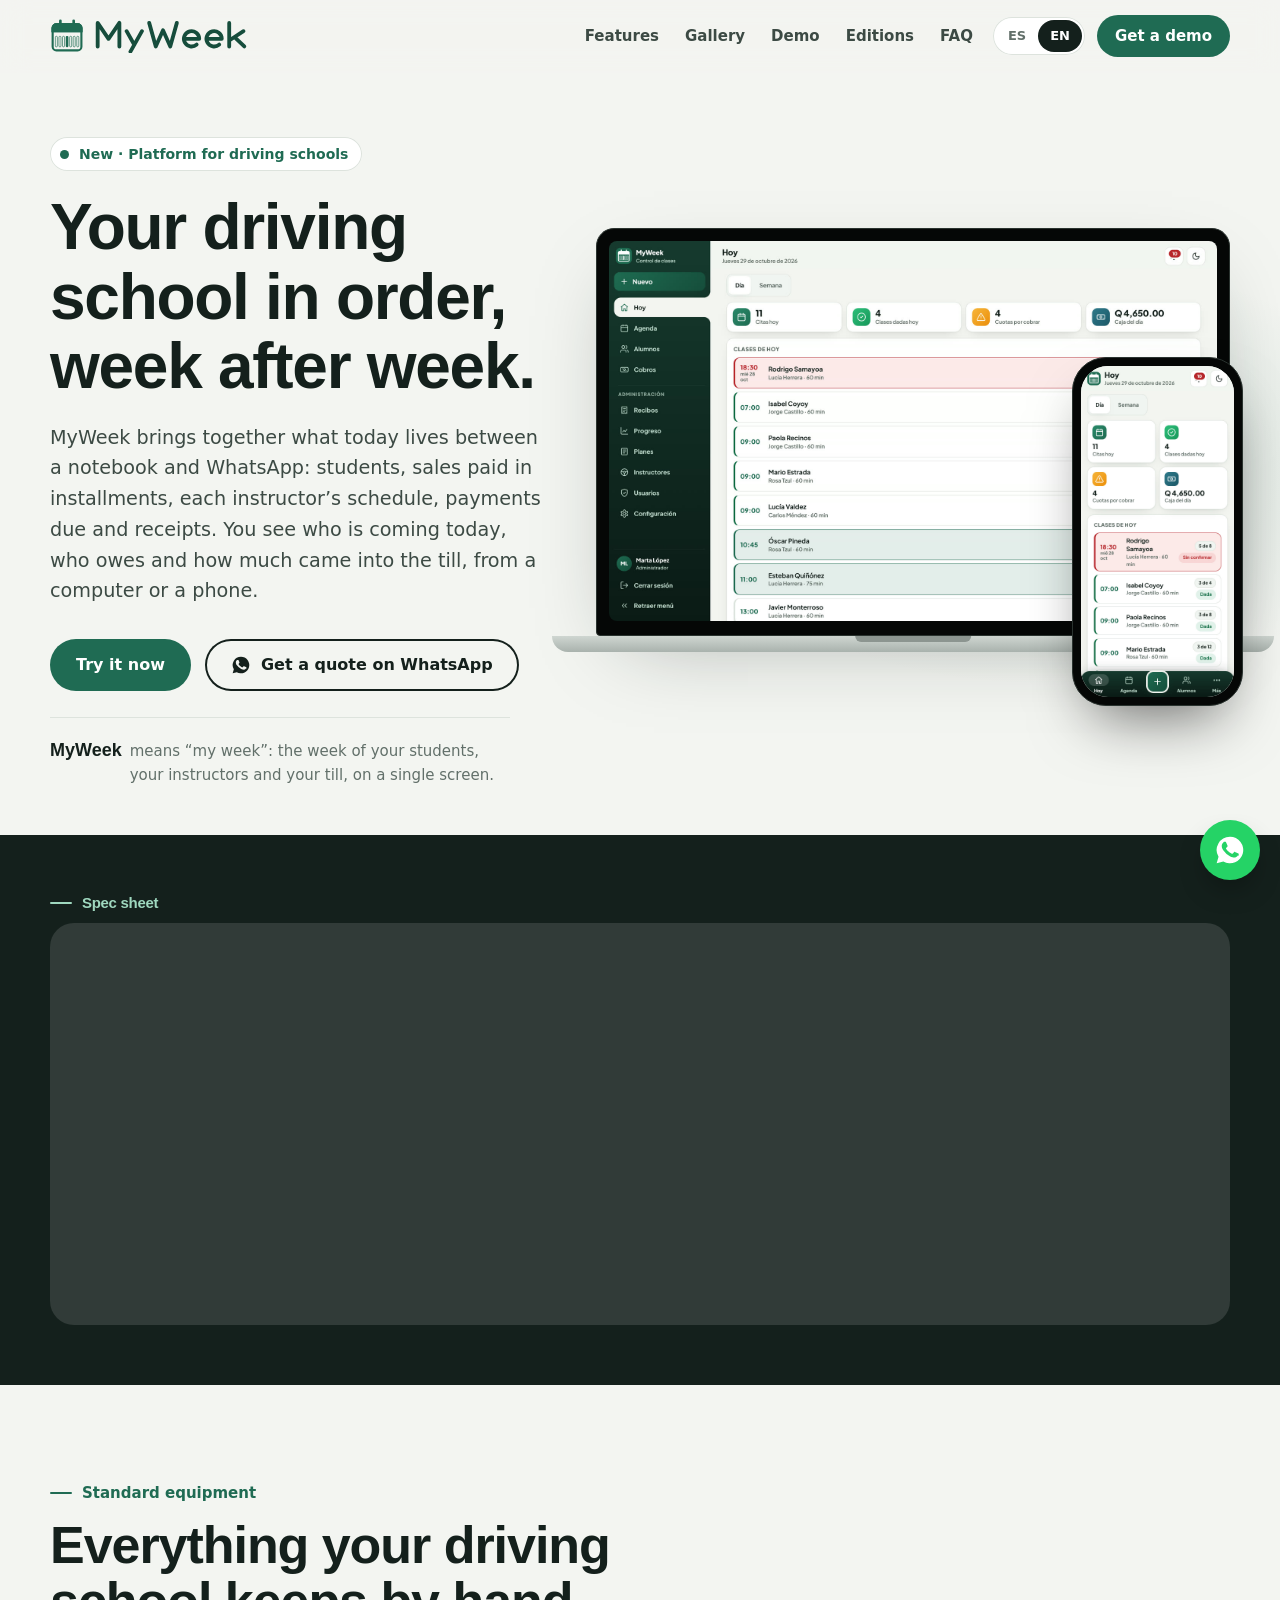
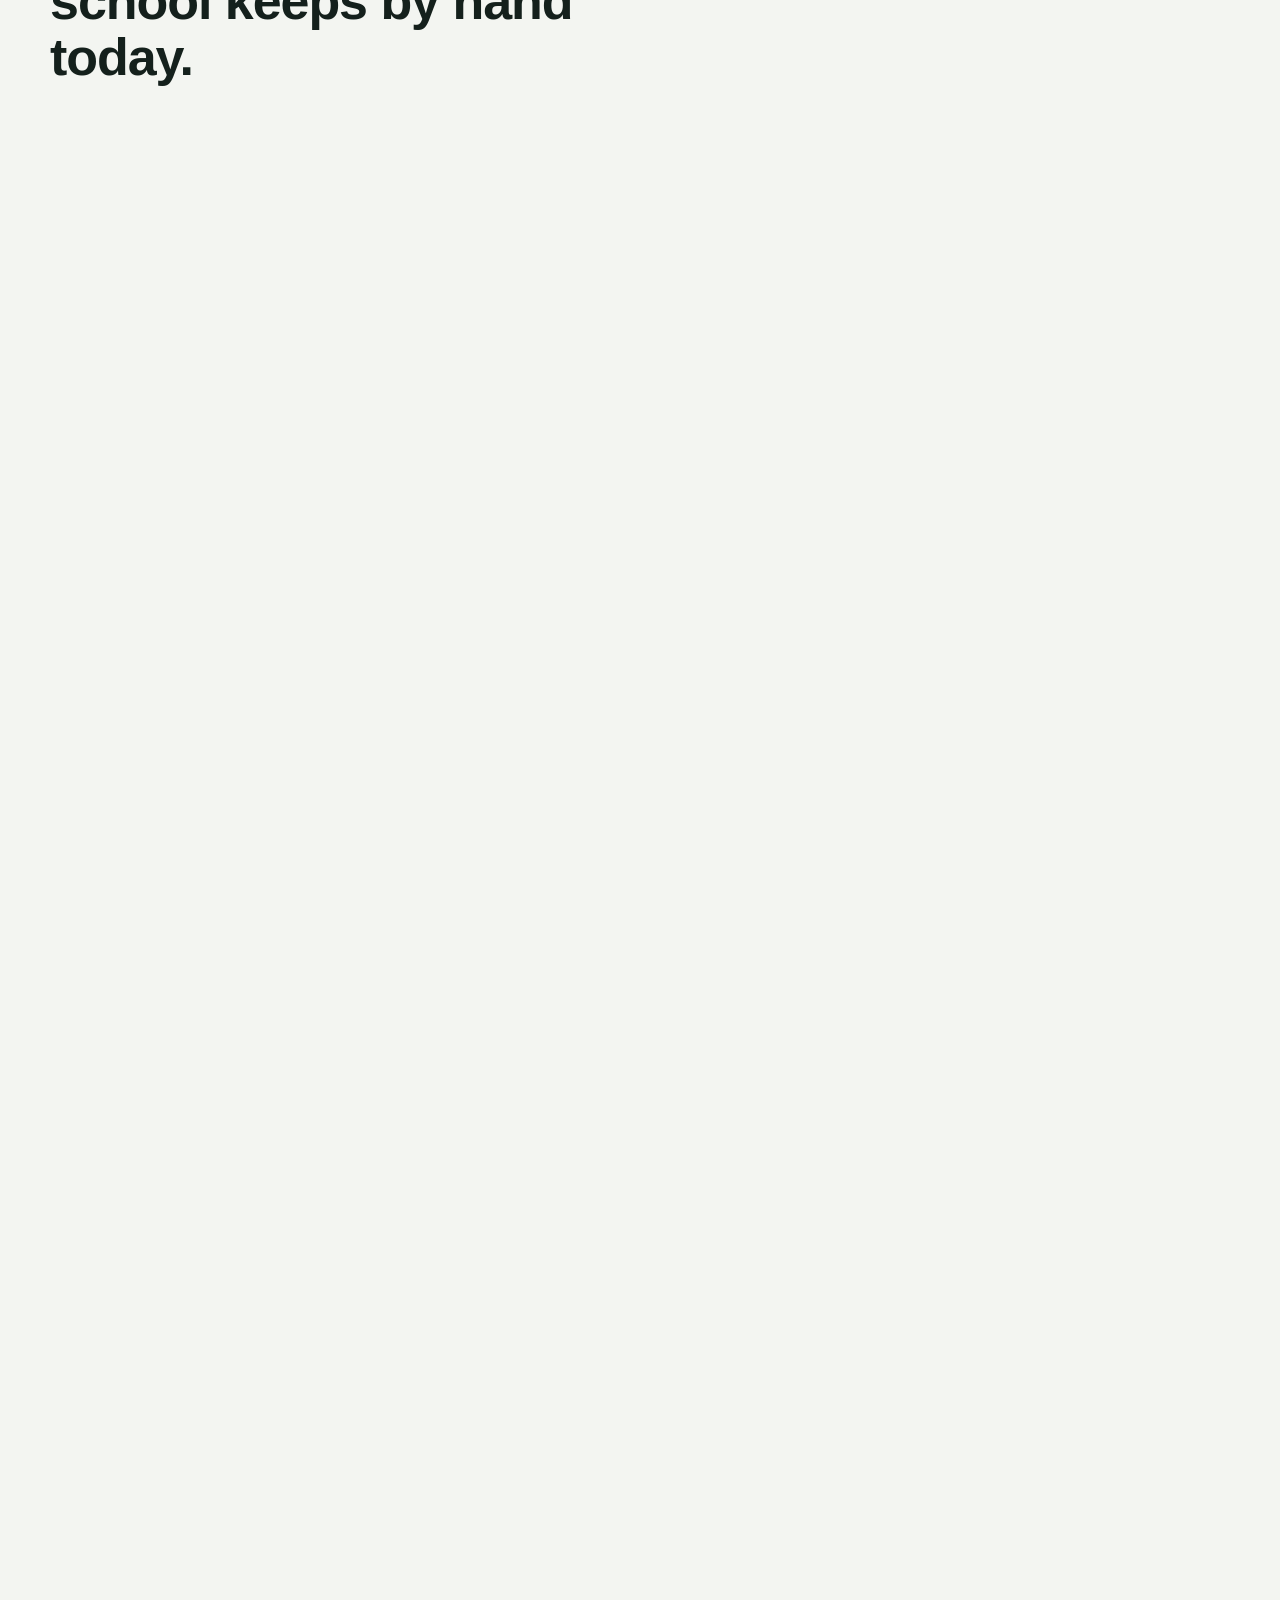
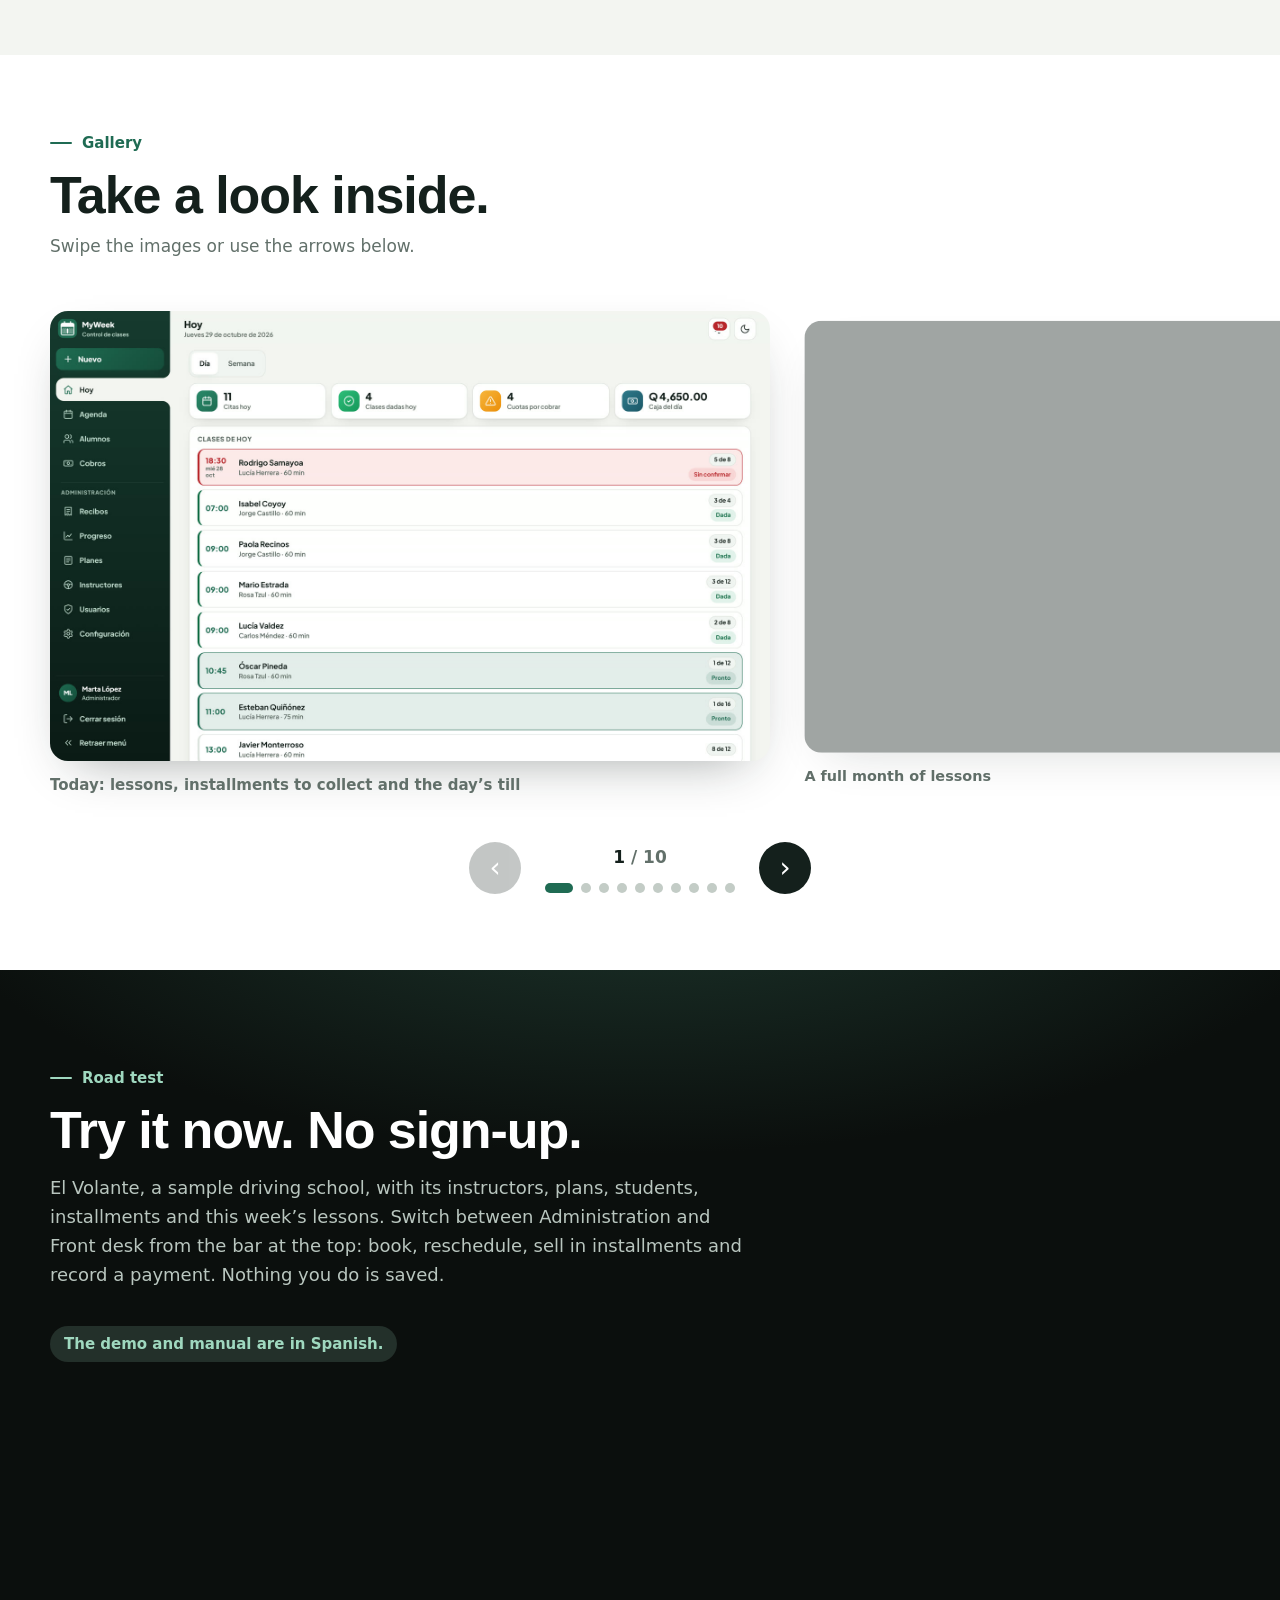
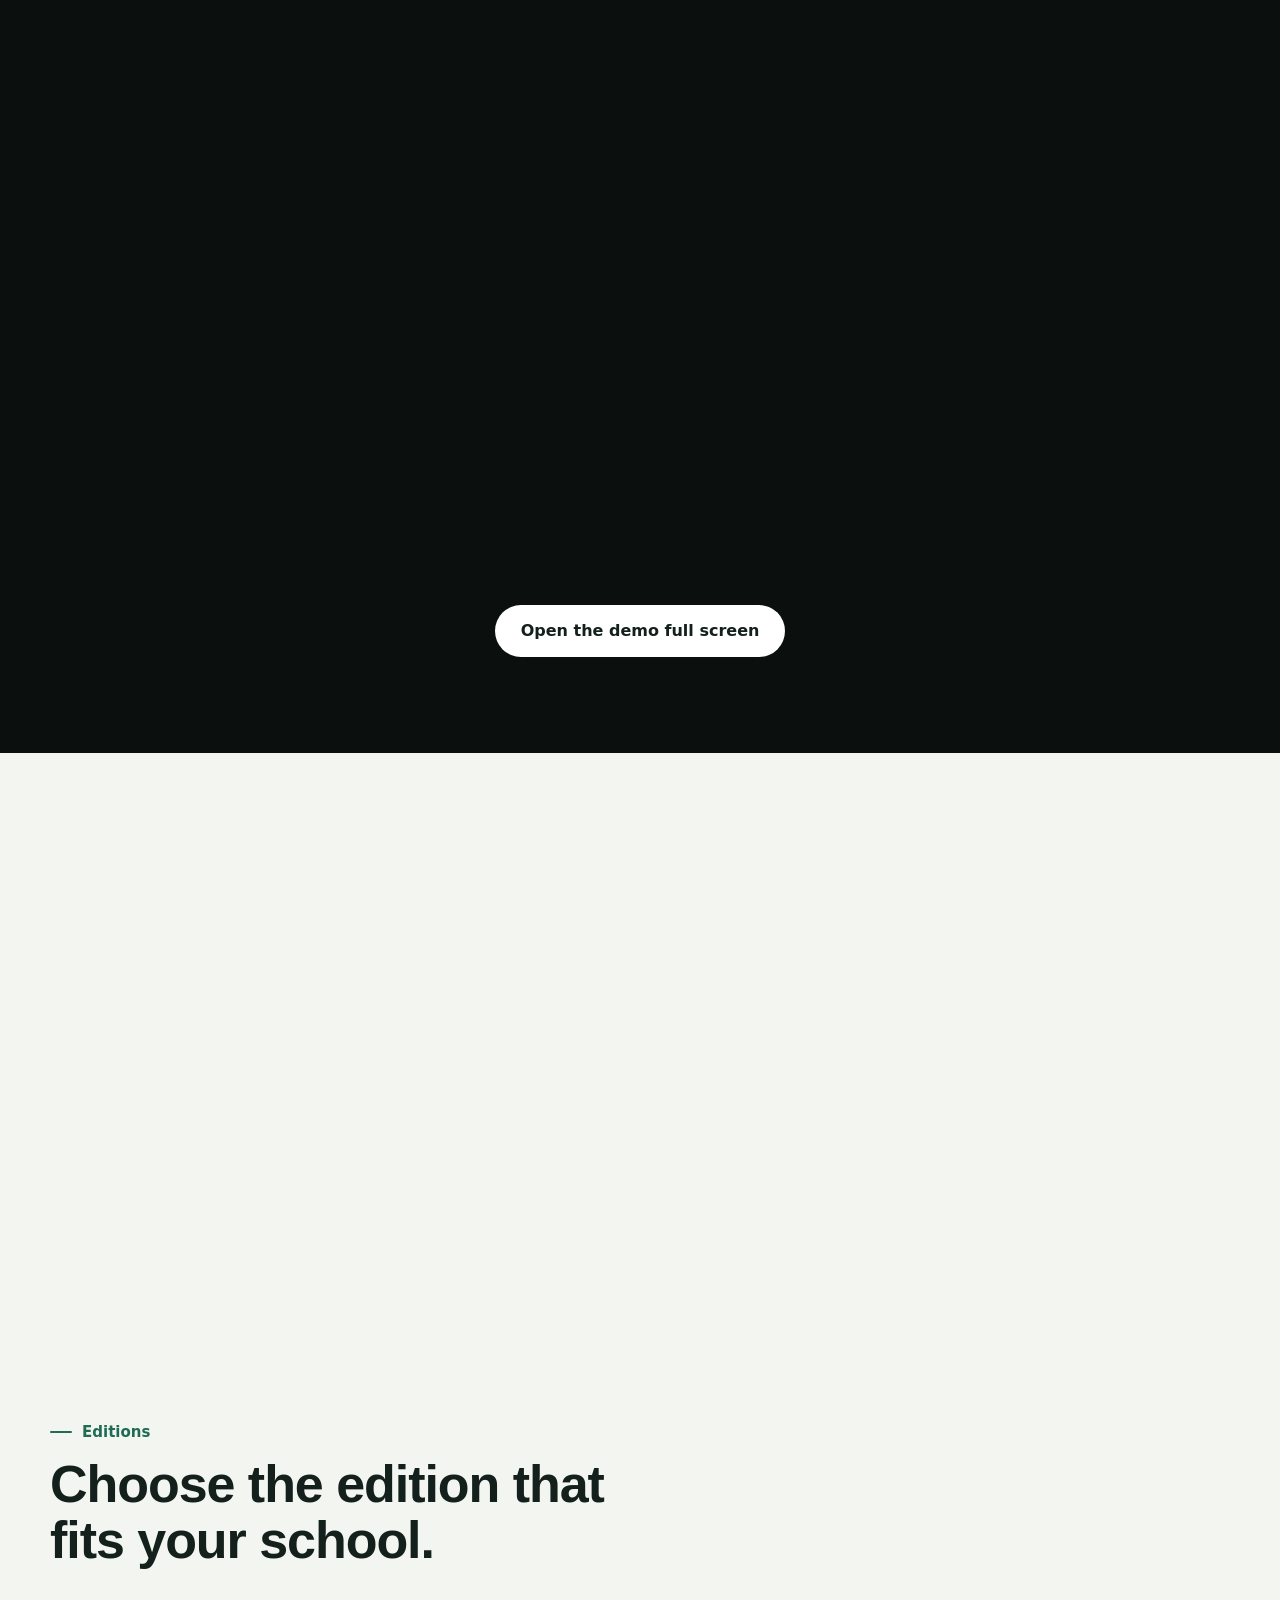
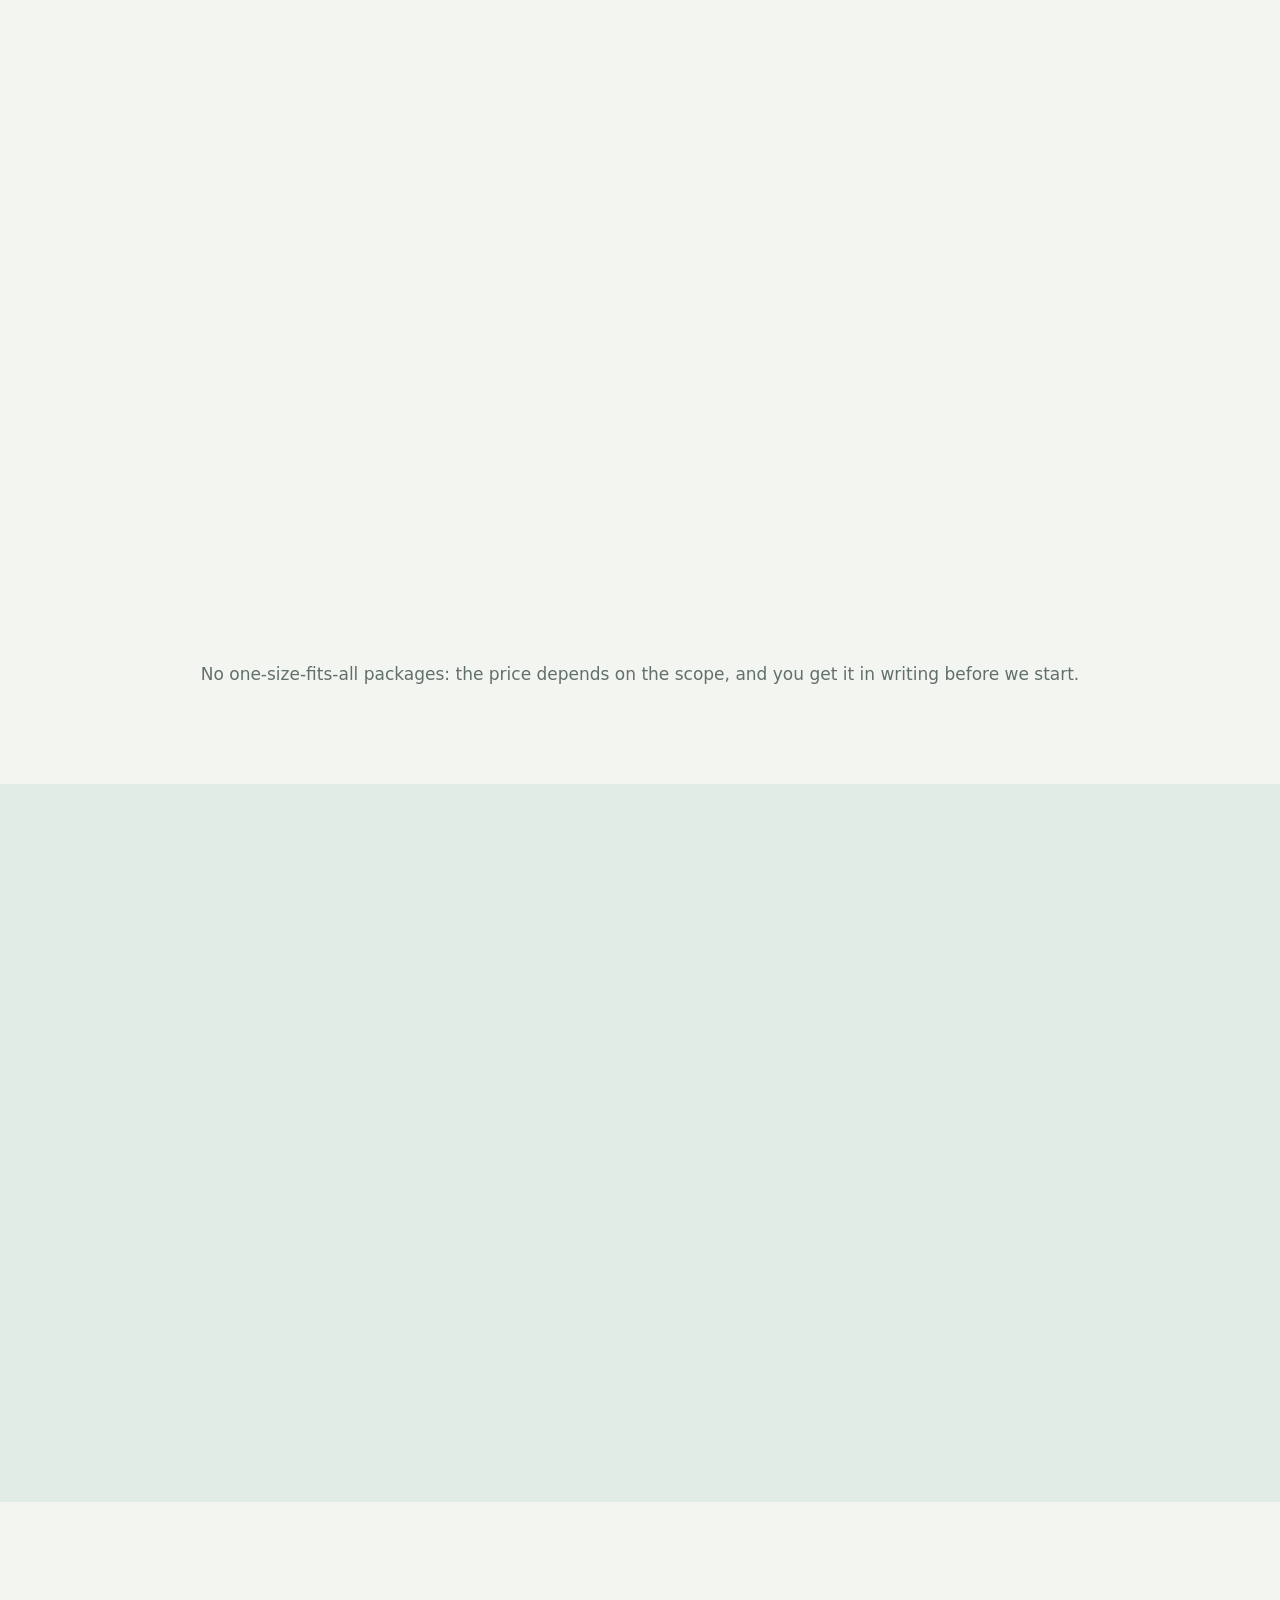
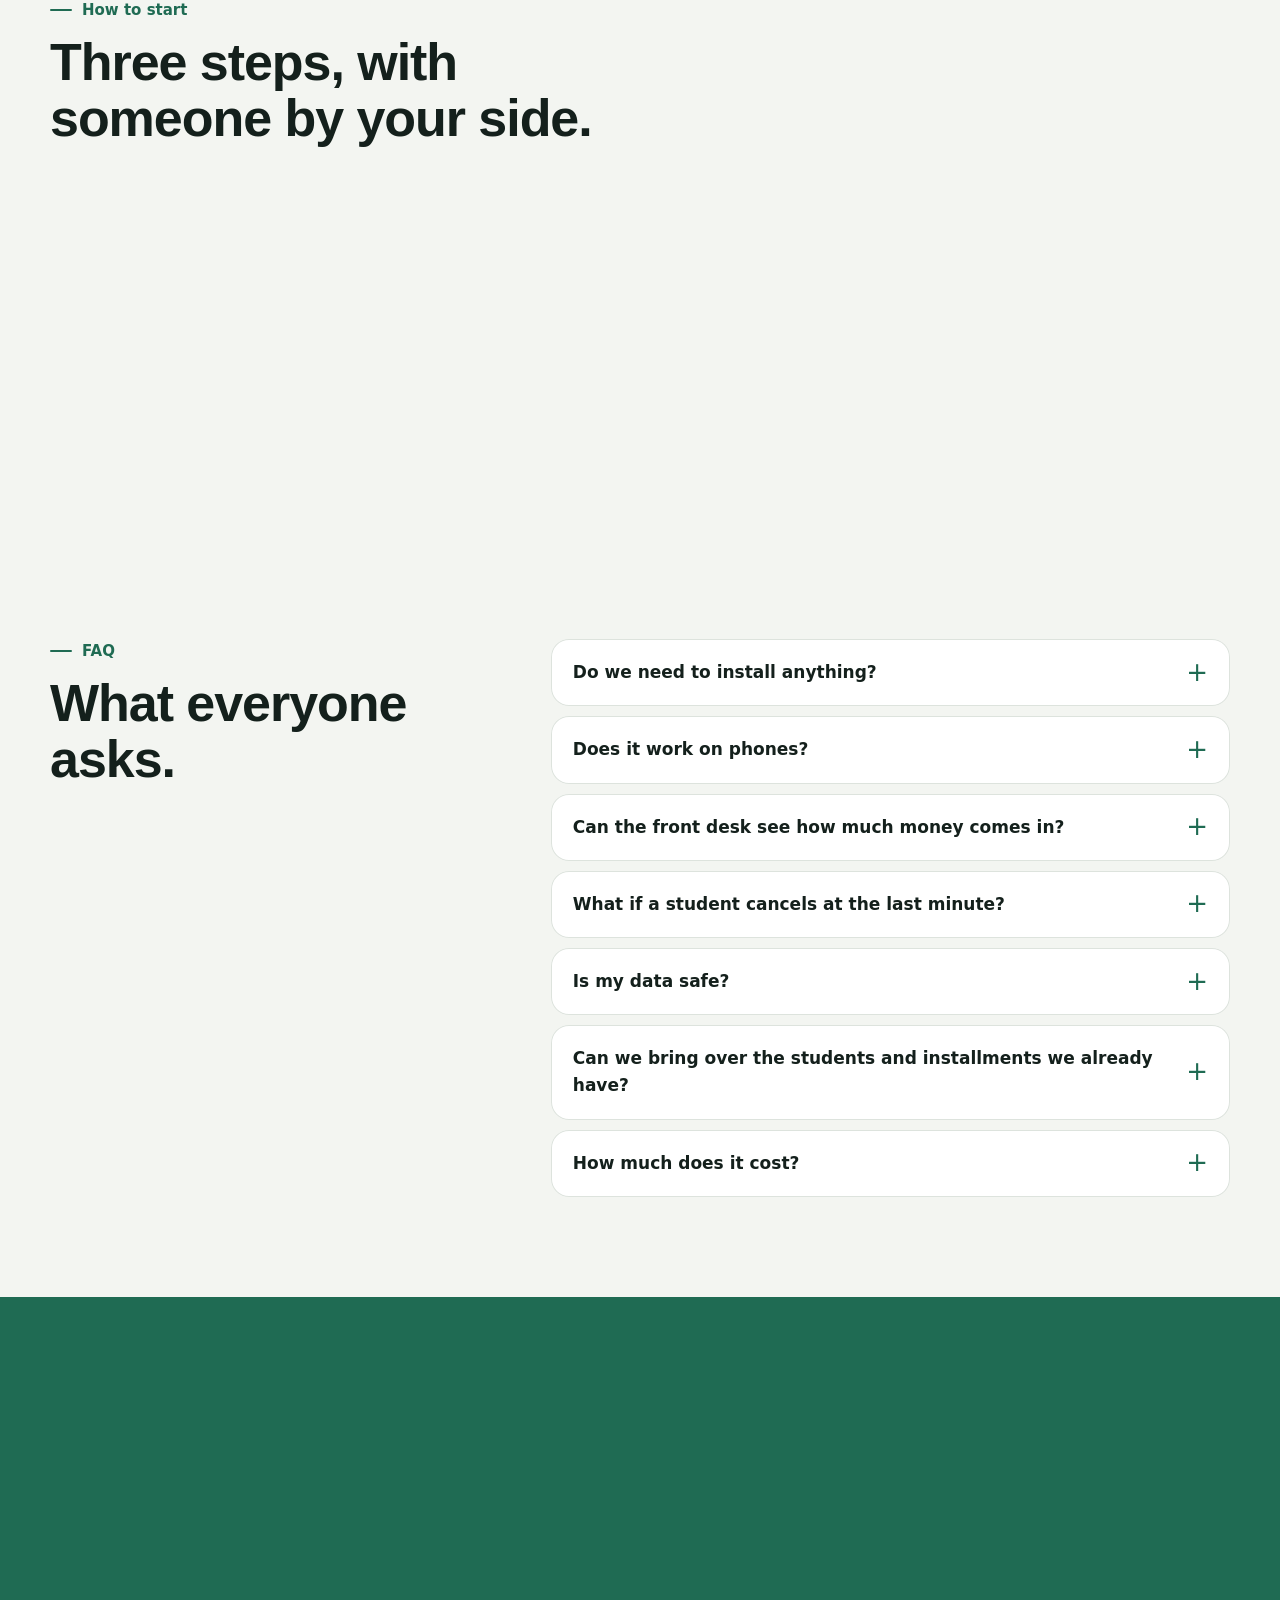
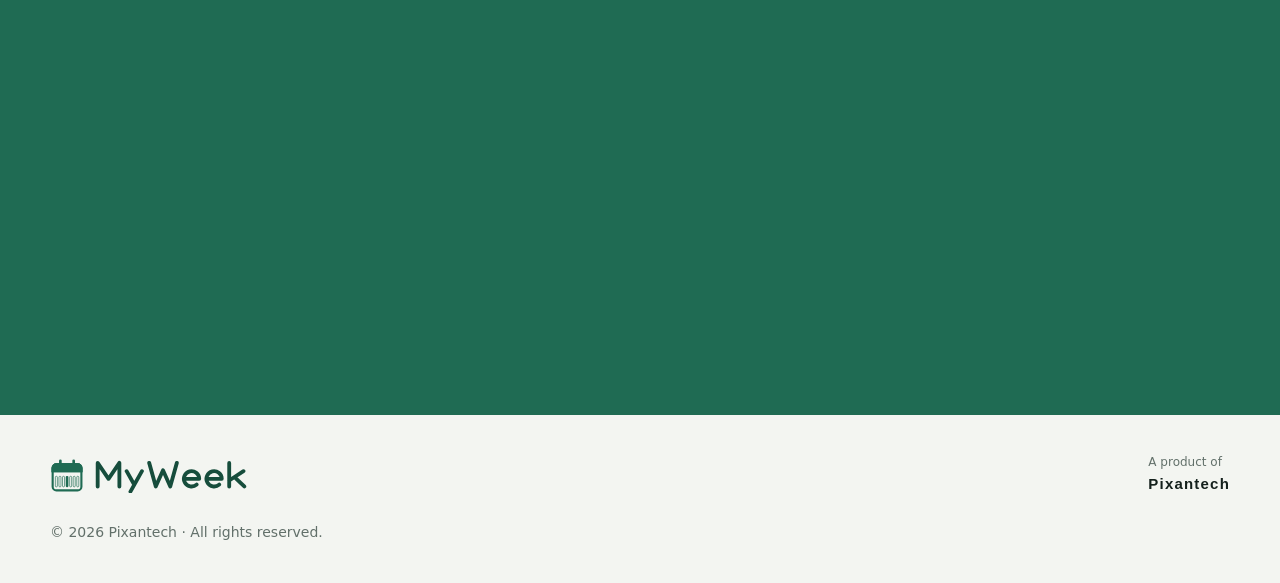
<file: index.html>
<!DOCTYPE html>
<html lang="es">
<head>
<meta charset="utf-8">
<meta name="viewport" content="width=device-width, initial-scale=1">
<meta http-equiv="Content-Security-Policy" content="default-src 'self'; img-src 'self' data:; style-src 'self' https://fonts.googleapis.com; font-src https://fonts.gstatic.com; script-src 'self'; frame-src 'self'; connect-src 'self'; base-uri 'self'; form-action 'none'; object-src 'none'">
<meta name="referrer" content="strict-origin-when-cross-origin">
<title>MyWeek · Su escuela de manejo en orden, semana a semana</title>
<meta name="description" data-i18n-content="meta.desc" content="MyWeek es la plataforma para escuelas de manejo: alumnos, ventas con cuotas, agenda de clases por instructor, cobros y recibos por WhatsApp, en la computadora y el celular.">
<meta name="theme-color" content="#1f6b53">
<link rel="canonical" href="https://myweek.pixantech.net/">
<link rel="alternate" hreflang="es" href="https://myweek.pixantech.net/">
<link rel="alternate" hreflang="en" href="https://myweek.pixantech.net/?lang=en">
<link rel="icon" href="img/favicon.svg?v=8347dbddc6" type="image/svg+xml">
<meta property="og:type" content="website">
<meta property="og:site_name" content="MyWeek">
<meta property="og:locale" content="es_GT">
<meta property="og:title" content="MyWeek · Su escuela de manejo en orden, semana a semana">
<meta property="og:description" content="Alumnos, cuotas, agenda de clases y recibos en un solo lugar, desde el celular. Un producto de Pixantech.">
<meta property="og:image" content="https://myweek.pixantech.net/img/og.jpg">
<meta property="og:image:width" content="1200">
<meta property="og:image:height" content="630">
<meta property="og:url" content="https://myweek.pixantech.net/">
<meta name="twitter:card" content="summary_large_image">
<meta name="twitter:title" content="MyWeek · Su escuela de manejo en orden, semana a semana">
<meta name="twitter:description" content="Alumnos, cuotas, agenda de clases y recibos en un solo lugar, desde el celular. Un producto de Pixantech.">
<meta name="twitter:image" content="https://myweek.pixantech.net/img/og.jpg">
<link rel="preconnect" href="https://fonts.googleapis.com">
<link rel="preconnect" href="https://fonts.gstatic.com" crossorigin>
<link href="https://fonts.googleapis.com/css2?family=Archivo:wght@600;700;800&family=Public+Sans:wght@400;500;600;700&display=swap" rel="stylesheet">
<link rel="stylesheet" href="css/landing.css?v=2ea5561093">
<script src="js/frame-guard.js?v=3c0d0a7037"></script>
<script src="js/landing.js?v=eeb2f9ad8e" defer></script>
</head>
<body>
<a class="skip" href="#main" data-i18n="skip">Saltar al contenido</a>

<header class="hdr" id="top">
  <div class="wrap hdr-in">
    <a class="logo" href="#top" aria-label="MyWeek, inicio" data-i18n-aria="logo.aria"><img src="img/marca/myweek-logotipo-horizontal.svg?v=6f036f17ae" alt="MyWeek" width="374" height="64"></a>
    <nav class="nav" aria-label="Principal" data-i18n-aria="nav.aria">
      <a href="#equipamiento" data-i18n="nav.features">Equipamiento</a>
      <a href="#galeria" data-i18n="nav.gallery">Galería</a>
      <a href="#demo" data-i18n="nav.demo">Demo</a>
      <a href="#versiones" data-i18n="nav.editions">Versiones</a>
      <a href="#preguntas" data-i18n="nav.faq">Preguntas</a>
    </nav>
    <div class="hdr-act">
      <div class="lang" role="group" aria-label="Idioma / Language"><button type="button" data-lang="es" lang="es">ES</button><button type="button" data-lang="en" lang="en">EN</button></div>
      <a class="btn sm" data-wa="hdr" href="https://wa.me/50258253416" target="_blank" rel="noopener"><span data-i18n="cta.demo">Pida su demo</span></a>
    </div>
  </div>
</header>

<main id="main">
<section class="hero">
  <div class="wrap hero-in">
    <div class="hero-copy reveal">
      <p class="eyebrow"><span class="dot"></span><span data-i18n="hero.eyebrow">Nuevo · Plataforma para escuelas de manejo</span></p>
      <h1 data-i18n="hero.title">Su escuela de manejo en orden, semana a semana.</h1>
      <p class="lead" data-i18n="hero.sub">MyWeek reúne lo que hoy anda entre el cuaderno y el WhatsApp: alumnos, ventas con cuotas, la agenda de cada instructor, los cobros y los recibos. Usted ve quién viene hoy, quién debe y cuánto entró en caja, desde la computadora o el celular.</p>
      <div class="hero-cta">
        <a class="btn" href="#demo" data-i18n="cta.try">Pruébela ahora</a>
        <a class="btn ghost" data-wa="hero" href="https://wa.me/50258253416" target="_blank" rel="noopener">
          <svg viewBox="0 0 24 24" aria-hidden="true"><path d="M12 2a10 10 0 0 0-8.6 15.1L2 22l5-1.3A10 10 0 1 0 12 2zm5.8 14.2c-.2.7-1.4 1.3-2 1.4-.5.1-1.2.1-1.9-.1a17 17 0 0 1-1.7-.6 13.4 13.4 0 0 1-5.1-4.5c-.4-.5-1.3-1.8-1.3-3.4s.8-2.4 1.2-2.7c.3-.3.6-.4.8-.4h.6c.2 0 .4 0 .7.5l1 2.3c.1.2.1.4 0 .6l-.4.6-.5.5c-.2.2-.3.3-.1.6.2.3.8 1.4 1.8 2.2 1.2 1.1 2.2 1.4 2.5 1.6.3.1.5.1.7-.1l.9-1.1c.2-.3.4-.2.7-.1l2.2 1c.3.2.5.2.6.4.1.1.1.8-.2 1.6z"/></svg>
          <span data-i18n="cta.whatsapp">Cotice por WhatsApp</span></a>
      </div>
      <p class="origen"><b>MyWeek</b> <span data-i18n="hero.name">quiere decir “mi semana”: la de sus alumnos, sus instructores y su caja, en una sola pantalla.</span></p>
    </div>
    <div class="hero-visual reveal" aria-hidden="true">
      <div class="laptop"><div class="screen"><img src="img/shots/esc-hoy-admin.jpg?v=1474e00974" alt="" width="1600" height="1000" fetchpriority="high"></div><div class="base"></div></div>
      <div class="phone float"><div class="screen"><img src="img/shots/cel-hoy.jpg?v=91b02e7a7b" alt="" width="780" height="1688"></div></div>
    </div>
  </div>
</section>

<section class="specs" aria-labelledby="specs-t">
  <div class="wrap">
    <h2 class="kicker" id="specs-t" data-i18n="specs.title">Ficha técnica</h2>
    <ul class="spec-grid">
      <li class="reveal"><b><span data-n="2">2</span></b><span data-i18n="specs.roles">perfiles: Administración y Recepción, cada uno con lo suyo</span></li>
      <li class="reveal"><b><span data-n="4">4</span></b><span data-i18n="specs.views">vistas de la agenda: mes, semana, día y lista</span></li>
      <li class="reveal"><b><span data-n="24">24</span><small>&nbsp;h</small></b><span data-i18n="specs.24h">de anticipación para reagendar sin descontar la clase</span></li>
      <li class="reveal"><b><span data-n="24">24</span></b><span data-i18n="specs.cuotas">cuotas como máximo en una venta, con fecha y monto a su medida</span></li>
      <li class="reveal"><b><span data-n="4">4</span></b><span data-i18n="specs.pay">formas de pago: efectivo, tarjeta, transferencia y depósito</span></li>
      <li class="reveal"><b><span data-n="3">3</span></b><span data-i18n="specs.receipt">formas de entregar el recibo: compartido por WhatsApp, por correo o impreso</span></li>
      <li class="reveal"><b><span data-n="6">6</span></b><span data-i18n="specs.kpi">indicadores de progreso: cobrado, clases dadas, alumnos nuevos, pendiente de cobrar, alumnos activos y horas por instructor</span></li>
      <li class="reveal"><b><span data-n="7">7</span></b><span data-i18n="specs.due">días de aviso antes de que venza una cuota (usted lo ajusta)</span></li>
    </ul>
  </div>
</section>

<section class="features" id="equipamiento" aria-labelledby="feat-t">
  <div class="wrap">
    <p class="kicker" data-i18n="feat.kicker">Equipamiento de serie</p>
    <h2 class="h2" id="feat-t" data-i18n="feat.title">Todo lo que su escuela de manejo lleva hoy a mano.</h2>

    <article class="feat reveal">
      <div class="feat-img duo">
        <div class="laptop sm"><div class="screen"><img src="img/shots/esc-agenda-semana.jpg?v=264ce75db4" alt="Agenda semanal con las clases de cada instructor" data-i18n-alt="alt.week" loading="lazy" width="1600" height="1000"></div><div class="base"></div></div>
        <div class="phone sm"><div class="screen"><img src="img/shots/cel-agenda-semana.jpg?v=50becfc4f1" alt="Clases del día en el celular" data-i18n-alt="alt.weekPhone" loading="lazy" width="780" height="1688"></div></div>
      </div>
      <div class="feat-txt">
        <span class="tag" data-i18n="f1.tag">Agenda de clases</span>
        <h3 data-i18n="f1.title">La semana de cada instructor, de un vistazo.</h3>
        <p data-i18n="f1.text">Vea las clases por mes, semana, día o en lista, con un color por instructor. Al agendar, MyWeek muestra el plan del alumno y cuántas clases le quedan, y no deja dar el mismo horario dos veces al mismo instructor ni al mismo alumno.</p>
        <ul class="ticks"><li data-i18n="f1.b1">Mes, semana, día y lista</li><li data-i18n="f1.b2">Un color y un filtro por instructor</li><li data-i18n="f1.b3">Aviso de choque de horario antes de guardar</li></ul>
      </div>
    </article>

    <article class="feat rev reveal">
      <div class="feat-img duo">
        <div class="laptop sm"><div class="screen"><img src="img/shots/esc-decision-24h.jpg?v=0b300c12a2" alt="Aviso de menos de 24 horas al reagendar una clase" data-i18n-alt="alt.24h" loading="lazy" width="1600" height="1000"></div><div class="base"></div></div>
        <div class="phone sm"><div class="screen"><img src="img/shots/cel-cita-abierta.jpg?v=9bd03552fe" alt="Detalle de una clase con su historial en el celular" data-i18n-alt="alt.classPhone" loading="lazy" width="780" height="1688"></div></div>
      </div>
      <div class="feat-txt">
        <span class="tag" data-i18n="f2.tag">Reagendar</span>
        <h3 data-i18n="f2.title">Reagendar sin discutir quién pierde la clase.</h3>
        <p data-i18n="f2.text">Si el alumno avisa con 24 horas o más, la clase se mueve y no se descuenta. Si falta menos, MyWeek pide decidir: reagendar sin descontar o cancelar y descontar. Cada cambio queda en el historial de la clase, con quién lo hizo y cuándo.</p>
        <ul class="ticks"><li data-i18n="f2.b1">La regla de 24 horas, igual para todos</li><li data-i18n="f2.b2">Recepción decide cuando falta menos</li><li data-i18n="f2.b3">Historial de cada clase</li></ul>
      </div>
    </article>

    <article class="feat reveal">
      <div class="feat-img duo">
        <div class="laptop sm"><div class="screen"><img src="img/shots/esc-alumno-ficha.jpg?v=1d2a854964" alt="Ficha de un alumno con su avance y sus cuotas" data-i18n-alt="alt.student" loading="lazy" width="1600" height="1000"></div><div class="base"></div></div>
        <div class="phone sm"><div class="screen"><img src="img/shots/cel-alumno-ficha.jpg?v=1376a342af" alt="Ficha de un alumno en el celular" data-i18n-alt="alt.studentPhone" loading="lazy" width="780" height="1688"></div></div>
      </div>
      <div class="feat-txt">
        <span class="tag" data-i18n="f3.tag">Alumnos</span>
        <h3 data-i18n="f3.title">Cada alumno, con su avance a la vista.</h3>
        <p data-i18n="f3.text">La ficha del alumno muestra su plan, cuántas clases lleva y cuántas le quedan, las horas usadas, sus cuotas y su saldo. Desde ahí le agenda una clase, registra un pago o le escribe por WhatsApp.</p>
        <ul class="ticks"><li data-i18n="f3.b1">Clases dadas, agendadas y por agendar</li><li data-i18n="f3.b2">Horas usadas y horas restantes</li><li data-i18n="f3.b3">Saldo y cuotas de cada venta</li></ul>
      </div>
    </article>

    <article class="feat rev reveal">
      <div class="feat-img duo">
        <div class="laptop sm"><div class="screen"><img src="img/shots/esc-venta-cuotas.jpg?v=8eefa581bd" alt="Nueva venta pagada en cuotas" data-i18n-alt="alt.sale" loading="lazy" width="1600" height="1000"></div><div class="base"></div></div>
        <div class="phone sm"><div class="screen"><img src="img/shots/cel-venta-cuotas.jpg?v=a801efd2ca" alt="Cuotas de una venta en el celular" data-i18n-alt="alt.salePhone" loading="lazy" width="780" height="1688"></div></div>
      </div>
      <div class="feat-txt">
        <span class="tag" data-i18n="f4.tag">Ventas y cuotas</span>
        <h3 data-i18n="f4.title">Cuotas que siempre cuadran con el precio.</h3>
        <p data-i18n="f4.text">Venda un plan al contado o en cuotas. MyWeek reparte el precio en partes iguales y usted cambia la fecha o el monto de cada una; la venta no se guarda hasta que la suma cuadre con el precio.</p>
        <ul class="ticks"><li data-i18n="f4.b1">De 1 a 24 cuotas por venta</li><li data-i18n="f4.b2">Fechas y montos a su medida</li><li data-i18n="f4.b3">La venta a nombre del alumno o de quien paga</li></ul>
      </div>
    </article>

    <article class="feat reveal">
      <div class="feat-img duo">
        <div class="laptop sm"><div class="screen"><img src="img/shots/esc-cobros.jpg?v=9f7bde3a9f" alt="Cobros con cuotas vencidas y por vencer" data-i18n-alt="alt.dues" loading="lazy" width="1600" height="1000"></div><div class="base"></div></div>
        <div class="phone sm"><div class="screen"><img src="img/shots/cel-recibo.jpg?v=89d00bf556" alt="Recibo de pago listo para compartir en el celular" data-i18n-alt="alt.receiptPhone" loading="lazy" width="780" height="1688"></div></div>
      </div>
      <div class="feat-txt">
        <span class="tag" data-i18n="f5.tag">Cobros y recibos</span>
        <h3 data-i18n="f5.title">Sepa quién debe y entregue el recibo al momento.</h3>
        <p data-i18n="f5.text">Cobros separa lo vencido de lo que está por vencer, con los días que faltan. Registre el pago en efectivo, tarjeta, transferencia o depósito y el recibo sale numerado, listo para compartir por WhatsApp, enviar por correo o imprimir.</p>
        <ul class="ticks"><li data-i18n="f5.b1">Cuotas vencidas y por vencer, alumno por alumno</li><li data-i18n="f5.b2">Un recibo numerado por cada pago</li><li data-i18n="f5.b3">Compartido, por correo o impreso</li></ul>
      </div>
    </article>

    <article class="feat rev reveal">
      <div class="feat-img duo">
        <div class="laptop sm"><div class="screen"><img src="img/shots/esc-progreso.jpg?v=972b3afa41" alt="Progreso de la semana: cobrado, clases, alumnos nuevos y horas por instructor" data-i18n-alt="alt.progress" loading="lazy" width="1600" height="1000"></div><div class="base"></div></div>
        <div class="phone sm"><div class="screen"><img src="img/shots/cel-hoy.jpg?v=91b02e7a7b" alt="Pantalla Hoy con la caja del día en el celular" data-i18n-alt="alt.todayPhone" loading="lazy" width="780" height="1688"></div></div>
      </div>
      <div class="feat-txt">
        <span class="tag" data-i18n="f6.tag">Hoy, caja y progreso</span>
        <h3 data-i18n="f6.title">Cómo va su escuela, sin sacar cuentas.</h3>
        <p data-i18n="f6.text">Al entrar, Hoy muestra las clases del día, las cuotas por cobrar y, para administración, la caja del día. Progreso muestra por semana o por mes el dinero cobrado, las clases dadas, los alumnos nuevos y las horas por instructor, y compara lo cobrado con el periodo anterior.</p>
        <ul class="ticks"><li data-i18n="f6.b1">Caja del día por forma de pago</li><li data-i18n="f6.b2">Lo cobrado, comparado con la semana o el mes anterior</li><li data-i18n="f6.b3">Caja y progreso, solo para administración</li></ul>
      </div>
    </article>
  </div>
</section>

<section class="gallery" id="galeria" aria-labelledby="gal-t">
  <div class="wrap">
    <p class="kicker" data-i18n="gal.kicker">Galería</p>
    <h2 class="h2" id="gal-t" data-i18n="gal.title">Mírela por dentro.</h2>
    <p class="gal-hint" data-i18n="gal.hint">Deslice las imágenes o use las flechas de abajo.</p>
  </div>
  <div class="gal-track" id="galTrack" tabindex="0" aria-label="Capturas de MyWeek" data-i18n-aria="gal.aria">
    <figure><img src="img/shots/esc-hoy-admin.jpg?v=1474e00974" alt="" loading="lazy" width="1600" height="1000"><figcaption data-i18n="gal.c1">Hoy: clases, cuotas por cobrar y caja del día</figcaption></figure>
    <figure><img src="img/shots/esc-agenda-mes.jpg?v=d667dfa148" alt="" loading="lazy" width="1600" height="1000"><figcaption data-i18n="gal.c2">El mes completo de clases</figcaption></figure>
    <figure class="tall"><img src="img/shots/cel-cobros.jpg?v=4d44755c57" alt="" loading="lazy" width="780" height="1688"><figcaption data-i18n="gal.c3">Cobros, en el celular</figcaption></figure>
    <figure><img src="img/shots/esc-nueva-cita.jpg?v=53d1a52da7" alt="" loading="lazy" width="1600" height="1000"><figcaption data-i18n="gal.c4">Agendar una clase con el plan a la vista</figcaption></figure>
    <figure><img src="img/shots/esc-recibos.jpg?v=6602d66bad" alt="" loading="lazy" width="1600" height="1000"><figcaption data-i18n="gal.c5">Archivo de recibos con búsqueda</figcaption></figure>
    <figure class="tall"><img src="img/shots/cel-menu.jpg?v=1b6286578b" alt="" loading="lazy" width="780" height="1688"><figcaption data-i18n="gal.c6">Todo el menú, a un toque</figcaption></figure>
    <figure><img src="img/shots/esc-alertas.jpg?v=2cbd1c191e" alt="" loading="lazy" width="1600" height="1000"><figcaption data-i18n="gal.c7">Avisos del día: clases y cuotas</figcaption></figure>
    <figure><img src="img/shots/esc-registrar-pago.jpg?v=4aabac16b8" alt="" loading="lazy" width="1600" height="1000"><figcaption data-i18n="gal.c8">Registrar un pago</figcaption></figure>
    <figure><img src="img/shots/esc-hoy-recepcion.jpg?v=62aad76e01" alt="" loading="lazy" width="1600" height="1000"><figcaption data-i18n="gal.c9">Lo que ve Recepción</figcaption></figure>
    <figure><img src="img/shots/esc-agenda-dia.jpg?v=e530237fdf" alt="" loading="lazy" width="1600" height="1000"><figcaption data-i18n="gal.c10">El día, hora por hora</figcaption></figure>
  </div>
  <div class="wrap gal-ctrl">
    <button type="button" class="round" data-gal="-1" aria-label="Anterior" data-i18n-aria="gal.prev">‹</button>
    <div class="gal-mid">
      <p class="gal-count" aria-live="polite"><b id="galNum">1</b> / <span id="galTot">10</span></p>
      <div class="gal-dots" id="galDots"></div>
    </div>
    <button type="button" class="round" data-gal="1" aria-label="Siguiente" data-i18n-aria="gal.next">›</button>
  </div>
</section>

<section class="demo" id="demo" aria-labelledby="demo-t">
  <div class="wrap">
    <p class="kicker light" data-i18n="demo.kicker">Prueba de manejo</p>
    <h2 class="h2 light" id="demo-t" data-i18n="demo.title">Pruébela ahora. Sin registrarse.</h2>
    <p class="demo-sub" data-i18n="demo.sub">La Escuela de Manejo El Volante, de ejemplo, con sus instructores, planes, alumnos, cuotas y clases de esta semana. Cambie entre Administración y Recepción desde la barra de arriba: agende, reagende, venda en cuotas y registre un pago. Nada de lo que haga se guarda.</p>
    <p class="solo-en" hidden>The demo and manual are in Spanish.</p>
    <div class="demo-frame reveal">
      <div class="demo-bar"><span></span><span></span><span></span><b>MyWeek</b></div>
      <iframe id="demoFrame" title="Demo interactiva de MyWeek" data-i18n-title="demo.iframe" data-src="demo/"></iframe>
    </div>
    <p class="demo-open"><a class="btn light" id="demoOpen" href="demo/" target="_blank" rel="noopener" data-i18n="demo.open">Abrir la demo en pantalla completa</a></p>
  </div>
</section>

<section class="guide" id="guia" aria-labelledby="guide-t">
  <div class="wrap guide-in">
    <div class="reveal">
      <p class="kicker" data-i18n="guide.kicker">Manual de uso</p>
      <h2 class="h2" id="guide-t" data-i18n="guide.title">Cómo se usa, perfil por perfil.</h2>
      <p data-i18n="guide.text">Qué puede hacer cada perfil, cómo se llena cada formulario, qué reglas sigue la agenda y qué calcula MyWeek por usted. Con capturas de cada pantalla.</p>
      <p class="solo-en" hidden>The demo and manual are in Spanish.</p>
      <p><a class="btn" href="manual.html" data-i18n="guide.cta">Leer el manual</a></p>
    </div>
    <ul class="guide-list reveal">
      <li><b data-i18n="guide.l1">Administración</b><span data-i18n="guide.l1t">Todo lo de Recepción, más planes, instructores, usuarios, la caja del día, el archivo de recibos, el progreso y la configuración de la escuela.</span></li>
      <li><b data-i18n="guide.l2">Recepción</b><span data-i18n="guide.l2t">Alumnos, ventas con cuotas, agenda, cobros y recibos del día a día. Decide qué pasa cuando un alumno reagenda con menos de 24 horas.</span></li>
      <li><b data-i18n="guide.l3">Primer ingreso</b><span data-i18n="guide.l3t">Administración crea la cuenta con una contraseña inicial y se la entrega; la persona puede cambiarla con «¿Olvidaste tu contraseña?».</span></li>
    </ul>
  </div>
</section>

<section class="editions" id="versiones" aria-labelledby="ed-t">
  <div class="wrap">
    <p class="kicker" data-i18n="ed.kicker">Versiones</p>
    <h2 class="h2" id="ed-t" data-i18n="ed.title">Elija la versión que va con su escuela.</h2>
    <div class="ed-grid">
      <article class="ed reveal">
        <h3 data-i18n="ed.e1">Esencial</h3>
        <p class="ed-for" data-i18n="ed.e1for">Para dejar el cuaderno desde el primer día.</p>
        <ul class="ticks"><li data-i18n="ed.e1b1">Alumnos, planes y ventas con cuotas</li><li data-i18n="ed.e1b2">Agenda mes/semana/día</li><li data-i18n="ed.e1b3">Recibos por WhatsApp, correo o Messenger</li><li data-i18n="ed.e1b4">Cuentas de administración y recepción</li></ul>
        <a class="btn ghost" data-wa="esencial" href="https://wa.me/50258253416" target="_blank" rel="noopener" data-i18n="ed.quote1">Cotizar Esencial</a>
      </article>
      <article class="ed best reveal">
        <span class="badge" data-i18n="ed.best">Recomendada</span>
        <h3 data-i18n="ed.e2">Profesional</h3>
        <p class="ed-for" data-i18n="ed.e2for">Para escuelas que quieren tener todo bajo control.</p>
        <ul class="ticks"><li data-i18n="ed.e2b1">Todo lo de Esencial</li><li data-i18n="ed.e2b2">Alertas de citas próximas y cuotas vencidas/por vencer</li><li data-i18n="ed.e2b3">Regla de 24 h para reagendar con decisión de recepción</li><li data-i18n="ed.e2b4">Progreso semanal y mensual (dinero cobrado, clases dadas, alumnos nuevos, horas por instructor)</li><li data-i18n="ed.e2b5">Caja del día y archivo de recibos solo para administración</li></ul>
        <a class="btn mint" data-wa="profesional" href="https://wa.me/50258253416" target="_blank" rel="noopener" data-i18n="ed.quote2">Cotizar Profesional</a>
      </article>
      <article class="ed reveal">
        <h3 data-i18n="ed.e3">A la medida</h3>
        <p class="ed-for" data-i18n="ed.e3for">Para escuelas con reglas propias.</p>
        <ul class="ticks"><li data-i18n="ed.e3b1">Todo lo de Profesional</li><li data-i18n="ed.e3b2">Ajustes a sus reglas</li><li data-i18n="ed.e3b3">Migración de datos</li><li data-i18n="ed.e3b4">Capacitación</li></ul>
        <a class="btn ghost" data-wa="medida" href="https://wa.me/50258253416" target="_blank" rel="noopener" data-i18n="ed.quote3">Cotizar a la medida</a>
      </article>
    </div>
    <p class="ed-note" data-i18n="ed.note">Sin paquetes genéricos: el precio depende del alcance y lo recibe por escrito antes de empezar.</p>
  </div>
</section>

<section class="industry" aria-labelledby="ind-t">
  <div class="wrap ind-in">
    <div class="reveal">
      <p class="kicker" data-i18n="ind.kicker">Hecho para escuelas de manejo</p>
      <h2 class="h2" id="ind-t" data-i18n="ind.title">Del cuaderno y los mensajes sueltos a una escuela que sabe todo de cada alumno.</h2>
      <p data-i18n="ind.text">Una escuela de manejo de la capital anotaba las clases en un cuaderno, cobraba las cuotas de memoria y confirmaba cada cambio de horario por WhatsApp. Hoy recepción agenda y cobra en MyWeek, cada alumno recibe su recibo al pagar y el dueño ve la caja y el avance de la semana desde su celular.</p>
      <ul class="chips"><li data-i18n="ind.c1">Escuelas de manejo</li><li data-i18n="ind.c2">Academias de conducción</li><li data-i18n="ind.c3">Escuelas con varios instructores</li><li data-i18n="ind.c4">Cursos teóricos y prácticos</li><li data-i18n="ind.c5">Clases particulares de manejo</li></ul>
    </div>
    <ol class="before-after reveal">
      <li><span data-i18n="ind.b">Antes</span><p data-i18n="ind.b1">Clases en un cuaderno, horarios que chocaban, cuotas que nadie recordaba cobrar y recibos escritos a mano.</p></li>
      <li class="after"><span data-i18n="ind.a">Con MyWeek</span><p data-i18n="ind.a1">La agenda de cada instructor, las cuotas por cobrar y los recibos en un solo lugar, y la caja del día a la vista.</p></li>
    </ol>
  </div>
</section>

<section class="steps" aria-labelledby="st-t">
  <div class="wrap">
    <p class="kicker" data-i18n="st.kicker">Cómo empezar</p>
    <h2 class="h2" id="st-t" data-i18n="st.title">En tres pasos, con alguien que lo acompaña.</h2>
    <ol class="step-grid">
      <li class="reveal"><b>1</b><h3 data-i18n="st.s1">Nos escribe</h3><p data-i18n="st.s1t">Nos cuenta por WhatsApp cómo trabaja hoy su escuela: cuántos instructores tiene, qué planes vende y cómo cobra. La primera conversación no tiene costo.</p></li>
      <li class="reveal"><b>2</b><h3 data-i18n="st.s2">Lo preparamos</h3><p data-i18n="st.s2t">Cargamos sus planes, instructores y horarios de atención. Recibe el alcance, el precio y los plazos por escrito.</p></li>
      <li class="reveal"><b>3</b><h3 data-i18n="st.s3">Su escuela lo usa</h3><p data-i18n="st.s3t">Capacitamos a administración y a recepción, y lo acompañamos en las primeras semanas.</p></li>
    </ol>
  </div>
</section>

<section class="faq" id="preguntas" aria-labelledby="faq-t">
  <div class="wrap faq-in">
    <div>
      <p class="kicker" data-i18n="faq.kicker">Preguntas</p>
      <h2 class="h2" id="faq-t" data-i18n="faq.title">Lo que todos preguntan.</h2>
    </div>
    <div class="faq-list">
      <details><summary data-i18n="q1">¿Hay que instalar algo?</summary><p data-i18n="a1">No. MyWeek se abre en el navegador de la computadora o del celular. Cada persona entra con su correo y su contraseña.</p></details>
      <details><summary data-i18n="q2">¿Funciona en el celular?</summary><p data-i18n="a2">Sí. Desde el celular se agenda, se reagenda, se vende en cuotas, se registra un pago y se comparte el recibo por WhatsApp. El menú queda abajo, al alcance del pulgar.</p></details>
      <details><summary data-i18n="q3">¿Recepción puede ver cuánto dinero entra?</summary><p data-i18n="a3">No. Recepción agenda, vende y cobra, y solo ve los pagos registrados en la semana en curso. La caja del día, el archivo de recibos y el progreso son solo para administración, igual que los cambios a planes, instructores y usuarios.</p></details>
      <details><summary data-i18n="q4">¿Qué pasa si un alumno cancela a última hora?</summary><p data-i18n="a4">Si avisa con 24 horas o más, la clase se reagenda sin descontar. Si falta menos, recepción elige entre reagendar sin descontar o cancelar y descontar, y la decisión queda en el historial de la clase.</p></details>
      <details><summary data-i18n="q5">¿Mis datos están seguros?</summary><p data-i18n="a5">Solo entran las personas que administración registra, cada una con su correo y su propia contraseña. Solo administración puede anular una venta o un pago, siempre con un motivo, y cada cambio de una clase queda en su historial.</p></details>
      <details><summary data-i18n="q6">¿Podemos pasar los alumnos y cuotas que ya tenemos?</summary><p data-i18n="a6">Sí. En la versión A la medida pasamos a MyWeek sus alumnos, ventas y cuotas actuales, y capacitamos a su equipo.</p></details>
      <details><summary data-i18n="q7">¿Cuánto cuesta?</summary><p data-i18n="a7">El precio depende del alcance: escríbanos, conversamos lo que necesita y le enviamos la propuesta por escrito, sin compromiso.</p></details>
    </div>
  </div>
</section>

<section class="final">
  <div class="wrap final-in reveal">
    <img class="mark" src="img/marca/myweek-isotipo-blanco.svg?v=4a70d05eae" alt="" width="76" height="76">
    <h2 data-i18n="final.title">Una semana en orden. Y la siguiente también.</h2>
    <p data-i18n="final.text">Cuéntenos cómo trabaja hoy su escuela de manejo y le mostramos MyWeek con sus propios planes e instructores.</p>
    <a class="btn light big" data-wa="final" href="https://wa.me/50258253416" target="_blank" rel="noopener"><span data-i18n="cta.whatsapp2">Escríbanos por WhatsApp</span></a>
  </div>
</section>
</main>

<footer class="ftr">
  <div class="wrap ftr-in">
    <a class="logo" href="#top" aria-label="MyWeek, inicio" data-i18n-aria="logo.aria"><img src="img/marca/myweek-logotipo-horizontal.svg?v=6f036f17ae" alt="MyWeek" width="374" height="64" loading="lazy"></a>
    <a class="pixan" href="https://pixantech.net/" target="_blank" rel="noopener">
      <img src="img/pixan-emblem-black.png?v=7fd80648c2" alt="" width="56" height="42" loading="lazy">
      <span><small data-i18n="ftr.by">Un producto de</small><b>Pixantech</b></span>
    </a>
    <p class="copy">© <span id="year">2026</span> Pixantech · <span data-i18n="ftr.rights">Todos los derechos reservados.</span></p>
  </div>
</footer>
<a class="wa-float" data-wa="float" href="https://wa.me/50258253416" target="_blank" rel="noopener" aria-label="Escribir por WhatsApp" data-i18n-aria="wa.aria">
  <svg viewBox="0 0 24 24" aria-hidden="true"><path d="M12 2a10 10 0 0 0-8.6 15.1L2 22l5-1.3A10 10 0 1 0 12 2zm5.8 14.2c-.2.7-1.4 1.3-2 1.4-.5.1-1.2.1-1.9-.1a17 17 0 0 1-1.7-.6 13.4 13.4 0 0 1-5.1-4.5c-.4-.5-1.3-1.8-1.3-3.4s.8-2.4 1.2-2.7c.3-.3.6-.4.8-.4h.6c.2 0 .4 0 .7.5l1 2.3c.1.2.1.4 0 .6l-.4.6-.5.5c-.2.2-.3.3-.1.6.2.3.8 1.4 1.8 2.2 1.2 1.1 2.2 1.4 2.5 1.6.3.1.5.1.7-.1l.9-1.1c.2-.3.4-.2.7-.1l2.2 1c.3.2.5.2.6.4.1.1.1.8-.2 1.6z"/></svg>
</a>
</body>
</html>
</file>
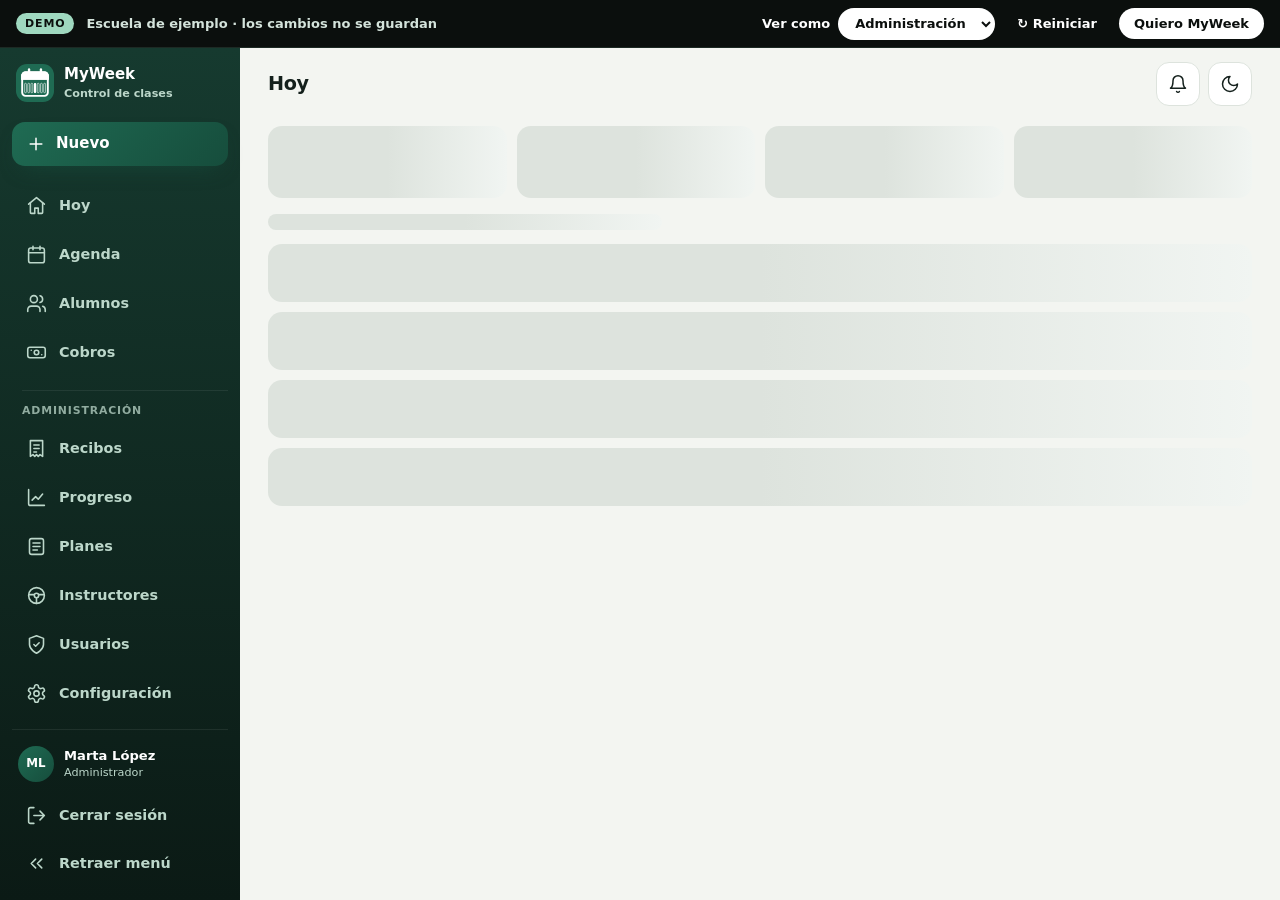
<file: demo/index.html>
<!DOCTYPE html>
<html lang="es">
<head>
  <meta charset="utf-8">
  <meta name="viewport" content="width=device-width, initial-scale=1, viewport-fit=cover">
  <meta http-equiv="Content-Security-Policy" content="default-src 'self'; script-src 'self'; style-src 'self' https://fonts.googleapis.com; font-src https://fonts.gstatic.com; img-src 'self' data: blob:; connect-src 'none'; frame-src 'self' blob:; object-src 'none'; base-uri 'self'; form-action 'none'">
  <script src="../js/frame-guard.js?v=63a2df731fb3"></script>
  <meta name="robots" content="noindex">
  <meta name="description" content="Demo interactiva de MyWeek con una escuela de manejo de ejemplo: alumnos, cuotas, agenda y recibos.">
  <meta name="referrer" content="no-referrer">
  <title>MyWeek · Demo interactiva</title>
  <meta name="theme-color" content="#0b0f0d">
  <link rel="icon" type="image/svg+xml" href="../img/favicon.svg?v=63a2df731fb3">
  <link rel="preconnect" href="https://fonts.googleapis.com">
  <link rel="preconnect" href="https://fonts.gstatic.com" crossorigin>
  <link rel="stylesheet" href="https://fonts.googleapis.com/css2?family=Plus+Jakarta+Sans:wght@400;500;600;700;800&amp;display=swap">
  <link rel="stylesheet" href="css/app.css?v=63a2df731fb3">
  <link rel="stylesheet" href="css/demo.css?v=63a2df731fb3">
</head>
<body>
  <div class="demo-bar" id="demoBar">
    <span class="demo-tag">DEMO</span>
    <span class="demo-txt">Escuela de ejemplo<span class="demo-txt-mas"> · los cambios no se guardan</span></span>
    <span class="demo-sp"></span>
    <label class="demo-como"><span>Ver como</span>
      <select id="demoComo" aria-label="Ver la demo como">
        <option value="admin">Administración</option>
        <option value="recepcion">Recepción</option>
      </select></label>
    <button type="button" class="demo-reset" id="demoReset" title="Reiniciar la demo" aria-label="Reiniciar la demo"><span aria-hidden="true">↻</span> <span class="demo-reset-txt">Reiniciar</span></button>
    <a class="demo-cta" id="demoCta" href="https://wa.me/50258253416" target="_blank" rel="noopener">Quiero MyWeek</a>
  </div>

  <div id="boot" class="boot" role="status" aria-live="polite" data-paso="0">
    <div class="boot-centro">
      <img class="boot-logo" src="../img/marca/myweek-icono.svg?v=63a2df731fb3" alt="" width="64" height="64">
      <p class="boot-marca">MyWeek</p>
      <div class="boot-road" aria-hidden="true">
        <svg class="boot-svg" viewBox="0 0 320 120" width="320" height="120" focusable="false">
          <defs>
            <linearGradient id="bootFade" x1="0" x2="1" y1="0" y2="0">
              <stop offset="0" stop-color="#fff" stop-opacity="0"/>
              <stop offset=".18" stop-color="#fff" stop-opacity="1"/>
              <stop offset=".82" stop-color="#fff" stop-opacity="1"/>
              <stop offset="1" stop-color="#fff" stop-opacity="0"/>
            </linearGradient>
            <mask id="bootMask"><rect x="0" y="0" width="320" height="120" fill="url(#bootFade)"/></mask>
          </defs>
          <g mask="url(#bootMask)">
            <g class="boot-fondo">
              <g class="boot-postes">
                <rect x="20" y="48" width="3" height="22" rx="1.5"/><circle cx="21.5" cy="46" r="6"/>
                <rect x="100" y="54" width="2" height="16" rx="1"/>
                <rect x="140" y="44" width="3" height="26" rx="1.5"/><circle cx="141.5" cy="42" r="8"/>
                <rect x="180" y="48" width="3" height="22" rx="1.5"/><circle cx="181.5" cy="46" r="6"/>
                <rect x="260" y="54" width="2" height="16" rx="1"/>
                <rect x="300" y="44" width="3" height="26" rx="1.5"/><circle cx="301.5" cy="42" r="8"/>
                <rect x="340" y="48" width="3" height="22" rx="1.5"/><circle cx="341.5" cy="46" r="6"/>
                <rect x="420" y="54" width="2" height="16" rx="1"/>
                <rect x="460" y="44" width="3" height="26" rx="1.5"/><circle cx="461.5" cy="42" r="8"/>
              </g>
            </g>
            <rect class="boot-asfalto" x="0" y="70" width="320" height="38"/>
            <rect class="boot-borde" x="0" y="70" width="320" height="2"/>
            <rect class="boot-borde" x="0" y="106" width="320" height="2"/>
            <g class="boot-lineas">
              <rect x="0" y="88" width="22" height="3" rx="1.5"/><rect x="40" y="88" width="22" height="3" rx="1.5"/>
              <rect x="80" y="88" width="22" height="3" rx="1.5"/><rect x="120" y="88" width="22" height="3" rx="1.5"/>
              <rect x="160" y="88" width="22" height="3" rx="1.5"/><rect x="200" y="88" width="22" height="3" rx="1.5"/>
              <rect x="240" y="88" width="22" height="3" rx="1.5"/><rect x="280" y="88" width="22" height="3" rx="1.5"/>
              <rect x="320" y="88" width="22" height="3" rx="1.5"/><rect x="360" y="88" width="22" height="3" rx="1.5"/>
            </g>
          </g>
          <g class="boot-car">
            <ellipse class="boot-sombra" cx="160" cy="86" rx="40" ry="3.5"/>
            <path class="boot-carro" d="M118 80v-9c0-3 2-5 5-5.6l12-2.4 10-9.2c2-1.8 4.4-2.8 7.1-2.8h16.6c2.9 0 5.6 1.2 7.5 3.4l7.4 8.6 10.4 2.2c3.2.7 5.5 3.5 5.5 6.8V80c0 1.7-1.3 3-3 3h-75.5c-1.7 0-3-1.3-3-3z"/>
            <path class="boot-vidrio" d="M140.5 63.5 148 56.6c1.3-1.2 3-1.8 4.7-1.8h6.3v8.7zM163 54.8h5.7c1.9 0 3.7.8 5 2.3l5.7 6.4H163z"/>
            <rect class="boot-faro" x="196" y="70" width="5" height="3" rx="1.5"/>
            <rect class="boot-luz" x="118" y="70" width="4" height="3" rx="1.5"/>
            <g class="boot-rueda boot-rueda-1"><circle cx="137" cy="83" r="8.5"/><circle class="boot-rin" cx="137" cy="83" r="3.6"/><path class="boot-rayo" d="M137 76.5v13M130.5 83h13"/></g>
            <g class="boot-rueda boot-rueda-2"><circle cx="184" cy="83" r="8.5"/><circle class="boot-rin" cx="184" cy="83" r="3.6"/><path class="boot-rayo" d="M184 76.5v13M177.5 83h13"/></g>
          </g>
        </svg>
      </div>
      <div class="boot-textos">
        <span>Preparando tu agenda…</span>
        <span>Revisando las clases de hoy…</span>
        <span>Ordenando los cobros…</span>
      </div>
      <div class="boot-barra" aria-hidden="true"><i></i></div>
    </div>
  </div>
  <section id="login" class="acceso" hidden aria-labelledby="accesoTitulo">
    <div class="acceso-tarjeta">
      <div class="acceso-marca">
        <img src="../img/marca/myweek-icono.svg?v=63a2df731fb3" alt="" width="52" height="52">
        <div>
          <h1 id="accesoTitulo">MyWeek</h1>
          <p>Entra con la cuenta que te dio el administrador</p>
        </div>
      </div>
      <p class="demo-pista">En la demo, entre con <b>marta@elvolante.demo</b> (Administración) o <b>ana@elvolante.demo</b> (Recepción) y cualquier contraseña.</p>
      <form id="loginForm" class="acceso-form" novalidate>
        <div class="campo">
          <label for="lgCorreo">Correo</label>
          <input id="lgCorreo" class="input" type="email" inputmode="email" autocomplete="username" autocapitalize="off" spellcheck="false" required placeholder="tu@correo.com">
        </div>
        <div class="campo">
          <label for="lgClave">Contraseña</label>
          <div class="input-con-boton">
            <input id="lgClave" class="input" type="password" autocomplete="current-password" required placeholder="Tu contraseña">
            <button type="button" id="lgVer" class="btn-icono btn-icono-plano" aria-label="Mostrar contraseña" aria-pressed="false"></button>
          </div>
        </div>
        <p id="lgMsg" class="aviso" role="alert" hidden></p>
        <button id="lgEntrar" class="btn btn-primario btn-bloque" type="submit">Entrar</button>
        <button id="lgOlvide" class="btn-enlace" type="button">¿Olvidaste tu contraseña?</button>
      </form>
      <div id="lgPuerta" class="acceso-puerta" hidden>
        <p id="lgPuertaMsg" class="aviso" role="alert"></p>
        <div class="acceso-botones">
          <button id="lgReintentar" class="btn btn-primario" type="button">Reintentar</button>
          <button id="lgSalir" class="btn btn-suave" type="button">Salir</button>
        </div>
      </div>
    </div>
  </section>
  <div id="app" hidden>
    <aside id="sidebar" aria-label="Menú principal"></aside>
    <div class="shell">
      <header id="topbar">
        <img class="tb-logo" src="../img/marca/myweek-icono.svg?v=63a2df731fb3" alt="" width="34" height="34">
        <div class="tb-titulos">
          <h1 id="tituloVista" tabindex="-1">Hoy</h1>
          <p id="subtituloVista"></p>
        </div>
        <div class="tb-acciones">
          <button id="btnCampana" class="btn-icono" type="button" aria-label="Avisos"><span class="contador" hidden></span></button>
          <button id="btnTema" class="btn-icono" type="button" aria-label="Cambiar tema"></button>
        </div>
      </header>
      <main id="view">
        <div class="esq-vista" aria-hidden="true">
          <div class="esq-kpis"><div class="esq esq-kpi"></div><div class="esq esq-kpi"></div><div class="esq esq-kpi"></div><div class="esq esq-kpi"></div></div>
          <div class="esq esq-linea"></div>
          <div class="esq esq-fila"></div><div class="esq esq-fila"></div><div class="esq esq-fila"></div><div class="esq esq-fila"></div>
        </div>
      </main>
    </div>
    <nav id="bottombar" aria-label="Navegación"></nav>
  </div>

  <div id="capas"></div>
  <div id="toasts" class="toasts" aria-live="polite"></div>
  <script type="module" src="js/sesion.js?v=63a2df731fb3"></script>
  <script defer src="js/config.js?v=63a2df731fb3"></script>
  <script defer src="js/util.js?v=63a2df731fb3"></script>
  <script defer src="js/calc.js?v=63a2df731fb3"></script>
  <script defer src="js/alerts.js?v=63a2df731fb3"></script>
  <script defer src="js/icons.js?v=63a2df731fb3"></script>
  <script defer src="js/core.js?v=63a2df731fb3"></script>
  <script defer src="js/nav.js?v=63a2df731fb3"></script>
  <script defer src="js/dinero.js?v=63a2df731fb3"></script>
  <script defer src="js/recibo-img.js?v=63a2df731fb3"></script>
  <script defer src="js/recibo.js?v=63a2df731fb3"></script>
  <script defer src="js/views-hoy.js?v=63a2df731fb3"></script>
  <script defer src="js/views-agenda.js?v=63a2df731fb3"></script>
  <script defer src="js/views-alumnos.js?v=63a2df731fb3"></script>
  <script defer src="js/form-cita.js?v=63a2df731fb3"></script>
  <script defer src="js/detalle-cita.js?v=63a2df731fb3"></script>
  <script defer src="js/form-venta.js?v=63a2df731fb3"></script>
  <script defer src="js/detalle-venta.js?v=63a2df731fb3"></script>
  <script defer src="js/views-cobros.js?v=63a2df731fb3"></script>
  <script defer src="js/form-pago.js?v=63a2df731fb3"></script>
  <script defer src="js/views-admin.js?v=63a2df731fb3"></script>
  <script defer src="js/views-usuarios.js?v=63a2df731fb3"></script>
  <script defer src="js/views-config.js?v=63a2df731fb3"></script>
  <script defer src="js/views-recibos.js?v=63a2df731fb3"></script>
  <script defer src="js/views-progreso.js?v=63a2df731fb3"></script>
  <script defer src="js/app.js?v=63a2df731fb3"></script>
  <script defer src="js/barra.js?v=63a2df731fb3"></script>
</body>
</html>
</file>
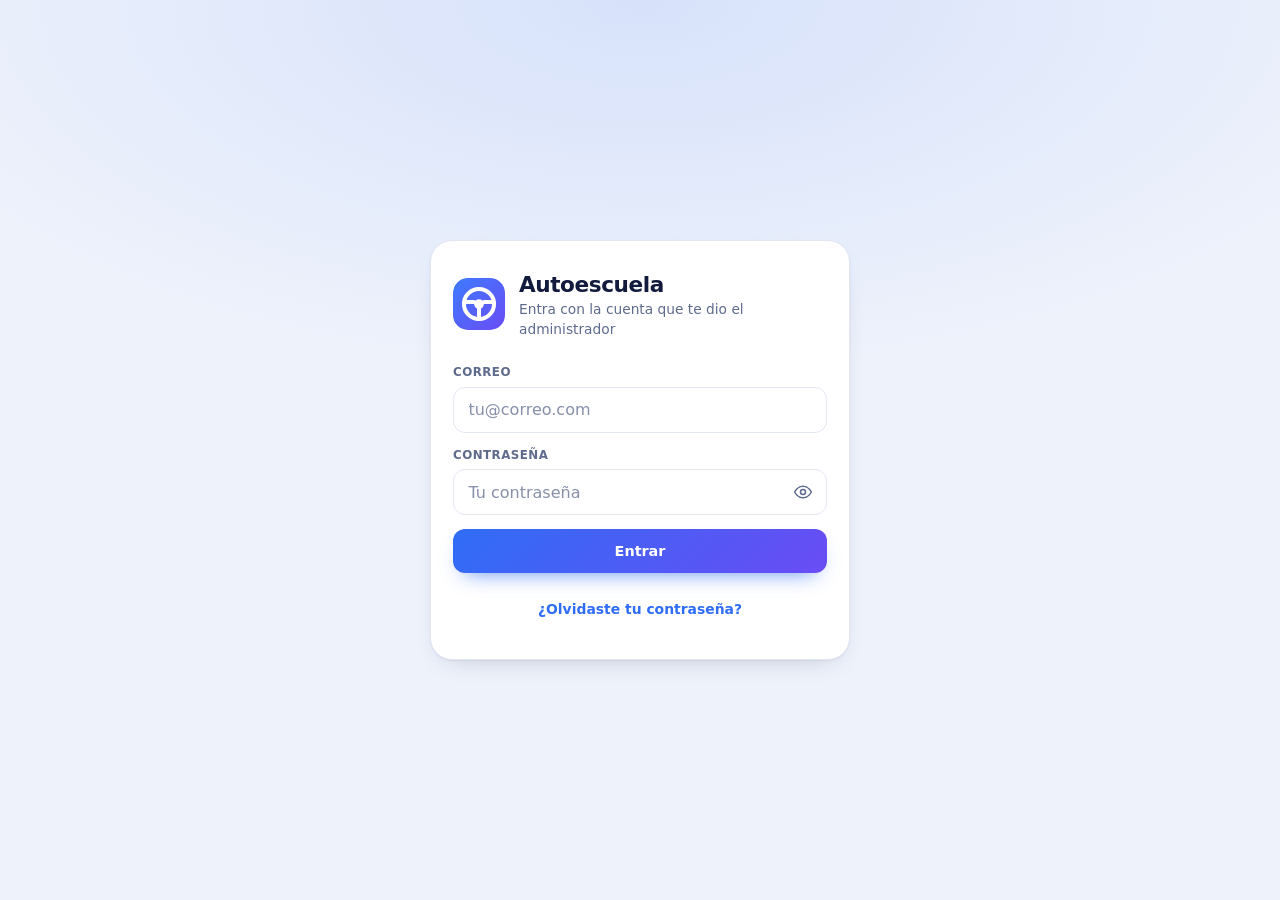
<file: sandy/index.html>
<!DOCTYPE html>
<html lang="es">
<head>
  <meta charset="utf-8">
  <meta name="viewport" content="width=device-width, initial-scale=1, viewport-fit=cover">
  <meta http-equiv="Content-Security-Policy" content="default-src 'self'; script-src 'self'; style-src 'self' https://fonts.googleapis.com; font-src https://fonts.gstatic.com; img-src 'self' data: blob: https:; connect-src 'self' https://script.google.com https://script.googleusercontent.com https://identitytoolkit.googleapis.com https://securetoken.googleapis.com; frame-src 'self' blob:; object-src 'none'; base-uri 'self'; form-action 'none'">
  <meta name="referrer" content="no-referrer">
  <title>Autoescuela</title><!-- TODO-NOMBRE -->
  <meta name="theme-color" content="#16235e">
  <link rel="icon" type="image/png" href="assets/favicon-64.png">
  <link rel="apple-touch-icon" href="assets/favicon-180.png">
  <link rel="preconnect" href="https://fonts.googleapis.com">
  <link rel="preconnect" href="https://fonts.gstatic.com" crossorigin>
  <link rel="stylesheet" href="https://fonts.googleapis.com/css2?family=Plus+Jakarta+Sans:wght@400;500;600;700;800&amp;display=swap">
  <link rel="stylesheet" href="css/app.css">
</head>
<body>

  <!-- Pantalla de carga: visible antes de que cargue cualquier script. -->
  <div id="boot" class="boot" role="status" aria-live="polite" data-paso="0">
    <div class="boot-centro">
      <img class="boot-logo" src="assets/logo.svg" alt="" width="64" height="64">
      <p class="boot-marca">Autoescuela</p><!-- TODO-NOMBRE -->
      <div class="boot-road" aria-hidden="true">
        <svg class="boot-svg" viewBox="0 0 320 120" width="320" height="120" focusable="false">
          <defs>
            <linearGradient id="bootFade" x1="0" x2="1" y1="0" y2="0">
              <stop offset="0" stop-color="#fff" stop-opacity="0"/>
              <stop offset=".18" stop-color="#fff" stop-opacity="1"/>
              <stop offset=".82" stop-color="#fff" stop-opacity="1"/>
              <stop offset="1" stop-color="#fff" stop-opacity="0"/>
            </linearGradient>
            <mask id="bootMask"><rect x="0" y="0" width="320" height="120" fill="url(#bootFade)"/></mask>
          </defs>
          <g mask="url(#bootMask)">
            <g class="boot-fondo">
              <g class="boot-postes">
                <rect x="20" y="48" width="3" height="22" rx="1.5"/><circle cx="21.5" cy="46" r="6"/>
                <rect x="100" y="54" width="2" height="16" rx="1"/>
                <rect x="140" y="44" width="3" height="26" rx="1.5"/><circle cx="141.5" cy="42" r="8"/>
                <rect x="180" y="48" width="3" height="22" rx="1.5"/><circle cx="181.5" cy="46" r="6"/>
                <rect x="260" y="54" width="2" height="16" rx="1"/>
                <rect x="300" y="44" width="3" height="26" rx="1.5"/><circle cx="301.5" cy="42" r="8"/>
                <rect x="340" y="48" width="3" height="22" rx="1.5"/><circle cx="341.5" cy="46" r="6"/>
                <rect x="420" y="54" width="2" height="16" rx="1"/>
                <rect x="460" y="44" width="3" height="26" rx="1.5"/><circle cx="461.5" cy="42" r="8"/>
              </g>
            </g>
            <rect class="boot-asfalto" x="0" y="70" width="320" height="38"/>
            <rect class="boot-borde" x="0" y="70" width="320" height="2"/>
            <rect class="boot-borde" x="0" y="106" width="320" height="2"/>
            <g class="boot-lineas">
              <rect x="0" y="88" width="22" height="3" rx="1.5"/><rect x="40" y="88" width="22" height="3" rx="1.5"/>
              <rect x="80" y="88" width="22" height="3" rx="1.5"/><rect x="120" y="88" width="22" height="3" rx="1.5"/>
              <rect x="160" y="88" width="22" height="3" rx="1.5"/><rect x="200" y="88" width="22" height="3" rx="1.5"/>
              <rect x="240" y="88" width="22" height="3" rx="1.5"/><rect x="280" y="88" width="22" height="3" rx="1.5"/>
              <rect x="320" y="88" width="22" height="3" rx="1.5"/><rect x="360" y="88" width="22" height="3" rx="1.5"/>
            </g>
          </g>
          <g class="boot-car">
            <ellipse class="boot-sombra" cx="160" cy="86" rx="40" ry="3.5"/>
            <path class="boot-carro" d="M118 80v-9c0-3 2-5 5-5.6l12-2.4 10-9.2c2-1.8 4.4-2.8 7.1-2.8h16.6c2.9 0 5.6 1.2 7.5 3.4l7.4 8.6 10.4 2.2c3.2.7 5.5 3.5 5.5 6.8V80c0 1.7-1.3 3-3 3h-75.5c-1.7 0-3-1.3-3-3z"/>
            <path class="boot-vidrio" d="M140.5 63.5 148 56.6c1.3-1.2 3-1.8 4.7-1.8h6.3v8.7zM163 54.8h5.7c1.9 0 3.7.8 5 2.3l5.7 6.4H163z"/>
            <rect class="boot-faro" x="196" y="70" width="5" height="3" rx="1.5"/>
            <rect class="boot-luz" x="118" y="70" width="4" height="3" rx="1.5"/>
            <g class="boot-rueda boot-rueda-1"><circle cx="137" cy="83" r="8.5"/><circle class="boot-rin" cx="137" cy="83" r="3.6"/><path class="boot-rayo" d="M137 76.5v13M130.5 83h13"/></g>
            <g class="boot-rueda boot-rueda-2"><circle cx="184" cy="83" r="8.5"/><circle class="boot-rin" cx="184" cy="83" r="3.6"/><path class="boot-rayo" d="M184 76.5v13M177.5 83h13"/></g>
          </g>
        </svg>
      </div>
      <div class="boot-textos">
        <span>Preparando tu agenda…</span>
        <span>Revisando las clases de hoy…</span>
        <span>Ordenando los cobros…</span>
      </div>
      <div class="boot-barra" aria-hidden="true"><i></i></div>
    </div>
  </div>

  <!-- Acceso -->
  <section id="login" class="acceso" hidden aria-labelledby="accesoTitulo">
    <div class="acceso-tarjeta">
      <div class="acceso-marca">
        <img src="assets/logo.svg" alt="" width="52" height="52">
        <div>
          <h1 id="accesoTitulo">Autoescuela</h1><!-- TODO-NOMBRE -->
          <p>Entra con la cuenta que te dio el administrador</p>
        </div>
      </div>
      <form id="loginForm" class="acceso-form" novalidate>
        <div class="campo">
          <label for="lgCorreo">Correo</label>
          <input id="lgCorreo" class="input" type="email" inputmode="email" autocomplete="username" autocapitalize="off" spellcheck="false" required placeholder="tu@correo.com">
        </div>
        <div class="campo">
          <label for="lgClave">Contraseña</label>
          <div class="input-con-boton">
            <input id="lgClave" class="input" type="password" autocomplete="current-password" required placeholder="Tu contraseña">
            <button type="button" id="lgVer" class="btn-icono btn-icono-plano" aria-label="Mostrar contraseña" aria-pressed="false"></button>
          </div>
        </div>
        <p id="lgMsg" class="aviso" role="alert" hidden></p>
        <button id="lgEntrar" class="btn btn-primario btn-bloque" type="submit">Entrar</button>
        <button id="lgOlvide" class="btn-enlace" type="button">¿Olvidaste tu contraseña?</button>
      </form>
      <div id="lgPuerta" class="acceso-puerta" hidden>
        <p id="lgPuertaMsg" class="aviso" role="alert"></p>
        <div class="acceso-botones">
          <button id="lgReintentar" class="btn btn-primario" type="button">Reintentar</button>
          <button id="lgSalir" class="btn btn-suave" type="button">Salir</button>
        </div>
      </div>
    </div>
  </section>

  <!-- Aplicación -->
  <div id="app" hidden>
    <aside id="sidebar" aria-label="Menú principal"></aside>
    <div class="shell">
      <header id="topbar">
        <img class="tb-logo" src="assets/logo.svg" alt="" width="34" height="34">
        <div class="tb-titulos">
          <h1 id="tituloVista" tabindex="-1">Hoy</h1>
          <p id="subtituloVista"></p>
        </div>
        <div class="tb-acciones">
          <button id="btnCampana" class="btn-icono" type="button" aria-label="Avisos"><span class="contador" hidden></span></button>
          <button id="btnTema" class="btn-icono" type="button" aria-label="Cambiar tema"></button>
        </div>
      </header>
      <main id="view">
        <div class="esq-vista" aria-hidden="true">
          <div class="esq-kpis"><div class="esq esq-kpi"></div><div class="esq esq-kpi"></div><div class="esq esq-kpi"></div><div class="esq esq-kpi"></div></div>
          <div class="esq esq-linea"></div>
          <div class="esq esq-fila"></div><div class="esq esq-fila"></div><div class="esq esq-fila"></div><div class="esq esq-fila"></div>
        </div>
      </main>
    </div>
    <nav id="bottombar" aria-label="Navegación"></nav>
  </div>

  <div id="capas"></div>
  <div id="toasts" class="toasts" aria-live="polite"></div>

  <!-- Orden: vendor, config, util, calc, alerts, icons, core, nav, dinero, recibo-img, recibo, views-*, app (cada tarea agrega el suyo en su lugar). -->
  <script defer src="js/vendor/firebase-app-compat.js"></script>
  <script defer src="js/vendor/firebase-auth-compat.js"></script>
  <script defer src="js/config.js"></script>
  <script defer src="js/util.js"></script>
  <script defer src="js/calc.js"></script>
  <script defer src="js/alerts.js"></script>
  <script defer src="js/icons.js"></script>
  <script defer src="js/core.js"></script>
  <script defer src="js/nav.js"></script>
  <script defer src="js/dinero.js"></script>
  <script defer src="js/recibo-img.js"></script>
  <script defer src="js/recibo.js"></script>
  <script defer src="js/views-hoy.js"></script>
  <script defer src="js/views-agenda.js"></script>
  <script defer src="js/views-alumnos.js"></script>
  <script defer src="js/form-cita.js"></script>
  <script defer src="js/detalle-cita.js"></script>
  <script defer src="js/form-venta.js"></script>
  <script defer src="js/detalle-venta.js"></script>
  <script defer src="js/views-cobros.js"></script>
  <script defer src="js/form-pago.js"></script>
  <script defer src="js/views-admin.js"></script>
  <script defer src="js/views-usuarios.js"></script>
  <script defer src="js/views-config.js"></script>
  <script defer src="js/views-recibos.js"></script>
  <script defer src="js/views-progreso.js"></script>
  <script defer src="js/app.js"></script>
</body>
</html>
</file>
<file: css/landing.css>
/* MyWeek · página-anuncio. Marca Pixantech: Archivo (títulos y cifras) + Public Sans (texto). */
:root{
  --bg:#f3f5f1; --paper:#ffffff; --ink:#14201c; --ink-2:#3c4a44; --muted:#62706a; --line:#dde3dd;
  --green:#1f6b53; --green-2:#164d3c; --green-soft:#e2ece6; --mint:#9fd8bf; --tick:#1f6b53;
  --night:#0b0f0d; --night-2:#141a17;
  --radius:24px; --wrap:1180px;
  --shadow:0 30px 80px -30px rgba(20,32,28,.35);
  --ease:cubic-bezier(.2,.7,.2,1);
}
*{box-sizing:border-box;margin:0;padding:0}
[hidden]{display:none!important}
html{scroll-behavior:smooth;-webkit-text-size-adjust:100%}
body{font-family:'Public Sans',system-ui,-apple-system,'Segoe UI',sans-serif;font-size:17px;line-height:1.6;color:var(--ink);background:var(--bg);-webkit-font-smoothing:antialiased;overflow-x:hidden}
img{display:block;max-width:100%;height:auto}
main{overflow-x:clip} /* los dispositivos dibujados sobresalen a propósito; nunca dan desplazamiento lateral */
a{color:inherit}
h1,h2,h3,.spec-grid b,.step-grid b{font-family:'Archivo','Arial Narrow',sans-serif;font-weight:800;letter-spacing:-.02em;line-height:1.08}
.wrap{width:min(var(--wrap),100% - 32px);margin-inline:auto}
.skip{position:absolute;left:-999px;top:8px;background:var(--ink);color:#fff;padding:8px 14px;border-radius:999px;z-index:100}
.skip:focus{left:8px}
:focus-visible{outline:3px solid var(--green);outline-offset:3px;border-radius:6px}

/* ───── Botones ───── */
.btn{display:inline-flex;align-items:center;justify-content:center;gap:10px;min-height:52px;padding:0 26px;border-radius:999px;background:var(--green);color:#fff;
  font-weight:700;font-size:16px;text-decoration:none;border:0;cursor:pointer;transition:transform .2s var(--ease),background .2s,box-shadow .2s;white-space:nowrap}
.btn:hover{background:var(--green-2);transform:translateY(-2px);box-shadow:0 12px 30px -12px rgba(31,107,83,.6)}
.btn:active{transform:translateY(0)}
.btn svg{width:20px;height:20px;fill:currentColor}
.btn.ghost{background:transparent;color:var(--ink);box-shadow:inset 0 0 0 2px var(--ink)}
.btn.ghost:hover{background:var(--ink);color:#fff}
.btn.mint{background:var(--mint);color:var(--green-2)}
.btn.mint:hover{background:#86c9ad;box-shadow:0 12px 30px -12px rgba(159,216,191,.7)}
.btn.light{background:#fff;color:var(--ink)}
.btn.light:hover{background:var(--green-soft)}
.btn.sm{min-height:42px;padding:0 18px;font-size:15px}
.btn.big{min-height:60px;padding:0 34px;font-size:18px}

/* ───── Logo ───── */
.logo{display:inline-flex;align-items:center;text-decoration:none}
.logo img{height:34px;width:auto}
.mark{display:block;flex:none}

/* ───── Cabecera ───── */
.hdr{position:sticky;top:0;z-index:40;background:rgba(243,245,241,.82);backdrop-filter:saturate(160%) blur(14px);-webkit-backdrop-filter:saturate(160%) blur(14px);border-bottom:1px solid transparent;transition:border-color .3s}
.hdr.scrolled{border-bottom-color:var(--line)}
.hdr-in{display:flex;align-items:center;gap:20px;min-height:72px}
.nav{display:flex;gap:26px;margin-left:auto}
.nav a{text-decoration:none;font-weight:600;font-size:15px;color:var(--ink-2);position:relative}
.nav a::after{content:"";position:absolute;left:0;right:0;bottom:-6px;height:2px;background:var(--green);transform:scaleX(0);transition:transform .25s var(--ease)}
.nav a:hover::after{transform:scaleX(1)}
.hdr-act{display:flex;align-items:center;gap:12px}
.lang{display:inline-flex;padding:3px;border-radius:999px;background:var(--paper);box-shadow:inset 0 0 0 1px var(--line)}
.lang button{all:unset;cursor:pointer;padding:6px 12px;border-radius:999px;font-weight:700;font-size:13px;color:var(--muted)}
.lang button.on{background:var(--ink);color:#fff}
.lang button:focus-visible{outline:2px solid var(--green);outline-offset:2px}

/* ───── Portada ───── */
.hero{padding:64px 0 48px;overflow:hidden}
.hero-in{display:grid;grid-template-columns:minmax(0,.92fr) minmax(0,1.18fr);gap:52px;align-items:center}
.eyebrow{display:inline-flex;align-items:center;gap:10px;padding:6px 14px 6px 10px;border-radius:999px;background:var(--paper);box-shadow:inset 0 0 0 1px var(--line);font-weight:700;font-size:14px;color:var(--green)}
.eyebrow .dot{width:9px;height:9px;border-radius:50%;background:var(--green);animation:ping 2.4s infinite}
h1{font-size:clamp(40px,5vw,66px);margin:22px 0 22px;max-width:17ch}
.lead{font-size:clamp(17px,1.5vw,19.5px);color:var(--ink-2);max-width:56ch}
.hero-cta{display:flex;flex-wrap:wrap;gap:14px;margin:32px 0 26px}
.origen{display:flex;align-items:baseline;gap:8px;font-size:15px;color:var(--muted);padding-top:18px;border-top:1px solid var(--line);max-width:460px}
.origen b{font-family:'Archivo',sans-serif;font-weight:800;font-size:18px;color:var(--ink)}
.hero-visual{position:relative;padding:10px 0 54px}
.hero-visual::before{content:"";position:absolute;inset:8% -30% 4% 12%;background:radial-gradient(closest-side,rgba(31,107,83,.14),transparent);z-index:-1}

/* ───── Dispositivos (CSS puro) ───── */
.laptop{position:relative}
.laptop .screen{background:#050706;border-radius:18px 18px 4px 4px;padding:12px 12px 14px;box-shadow:var(--shadow);border:1px solid #2a332f}
.laptop .screen img{border-radius:8px;aspect-ratio:16/10;object-fit:cover;width:100%;background:var(--ink)}
.laptop .base{height:16px;margin:0 -7%;background:linear-gradient(#cfd6d1,#a9b2ad);border-radius:0 0 22px 22px;position:relative}
.laptop .base::after{content:"";position:absolute;left:50%;top:0;width:16%;height:6px;transform:translateX(-50%);background:#8c9590;border-radius:0 0 8px 8px}
.phone{position:absolute;right:-2%;bottom:0;width:27%;min-width:120px}
.phone .screen{background:#050706;border-radius:34px;padding:8px;box-shadow:0 30px 60px -20px rgba(0,0,0,.55);border:1px solid #2a332f}
.phone .screen img{border-radius:27px;aspect-ratio:390/844;object-fit:cover;object-position:top;background:var(--bg)}
.phone.sm{width:30%}

/* ───── Ficha técnica ───── */
.specs{padding:60px 0;background:var(--ink);color:#fff}
.kicker{font-weight:700;font-size:15px;color:var(--green);margin-bottom:12px;display:flex;align-items:center;gap:10px}
.kicker::before{content:"";width:22px;height:2px;background:currentColor;border-radius:2px}
.kicker.light,.specs .kicker{color:var(--mint)}
.spec-grid{list-style:none;display:grid;grid-template-columns:repeat(4,minmax(0,1fr));gap:1px;background:rgba(255,255,255,.12);border-radius:var(--radius);overflow:hidden}
.spec-grid li{background:var(--ink);padding:26px 22px;display:flex;flex-direction:column;gap:6px}
.spec-grid b{font-size:clamp(36px,4vw,52px);color:#fff;white-space:nowrap;font-variant-numeric:tabular-nums}
.spec-grid b small{font-size:.5em;font-weight:700;color:var(--mint)}
.spec-grid li>span{color:#b9c6bf;font-size:15px;line-height:1.45}

/* ───── Equipamiento ───── */
.features{padding:96px 0 40px}
.h2{font-size:clamp(32px,4.2vw,52px);max-width:22ch;margin-bottom:56px}
.feat{display:grid;grid-template-columns:minmax(0,1.2fr) minmax(0,1fr);gap:56px;align-items:center;margin-bottom:96px}
.feat.rev .feat-img{order:2}
.feat-img{position:relative}
.feat-img.duo{padding-bottom:30px}
.feat-img.duo .phone{right:-3%;bottom:-6px}
.tag{display:inline-block;padding:5px 12px;border-radius:999px;background:var(--green-soft);color:var(--green-2);font-weight:700;font-size:13px;margin-bottom:16px}
.feat h3{font-size:clamp(27px,2.8vw,38px);margin-bottom:14px}
.feat p{color:var(--ink-2);margin-bottom:18px;max-width:58ch}
.ticks{list-style:none;display:flex;flex-direction:column;gap:10px}
.ticks li{position:relative;padding-left:32px;font-weight:600;color:var(--ink)}
.ticks li::before{content:"";position:absolute;left:0;top:3px;width:20px;height:20px;border-radius:50%;background:var(--tick) url("data:image/svg+xml,%3Csvg xmlns='http://www.w3.org/2000/svg' viewBox='0 0 24 24' fill='none' stroke='white' stroke-width='3.5' stroke-linecap='round' stroke-linejoin='round'%3E%3Cpath d='M6 12l4 4 8-9'/%3E%3C/svg%3E") center/12px no-repeat}

/* ───── Galería ───── */
.gallery{padding:76px 0;background:var(--paper)}
.gallery .h2{margin-bottom:10px}
.gal-hint{color:var(--muted);margin:0 0 32px}
.round{all:unset;flex:none;cursor:pointer;width:52px;height:52px;border-radius:50%;display:grid;place-items:center;font-size:28px;line-height:1;background:var(--ink);color:#fff;transition:background .2s,opacity .2s,transform .2s}
.round:hover{background:var(--green);transform:scale(1.06)}
.round:focus-visible{outline:3px solid var(--green);outline-offset:3px}
.round:disabled{opacity:.25;cursor:default;transform:none;background:var(--ink)}
.gal-ctrl{display:flex;align-items:center;justify-content:center;gap:24px;margin-top:8px}
.gal-mid{display:flex;flex-direction:column;align-items:center;gap:12px;min-width:0}
.gal-count{margin:0;font-weight:600;color:var(--muted);text-align:center}
.gal-count b{color:var(--ink)}
.gal-dots{display:flex;gap:8px;flex-wrap:wrap;justify-content:center}
.gal-dots .dot{all:unset;cursor:pointer;width:10px;height:10px;border-radius:999px;background:#c3ccc6;transition:width .25s,background .25s}
.gal-dots .dot.on{width:28px;background:var(--green)}
.gal-dots .dot:focus-visible{outline:2px solid var(--green);outline-offset:3px}
.gal-track{display:flex;align-items:center;gap:20px;overflow-x:auto;scroll-snap-type:x mandatory;padding:6px max(16px,calc((100vw - var(--wrap))/2)) 24px;scrollbar-width:none;outline:none}
.gal-track::-webkit-scrollbar{display:none}
.gal-track figure{flex:0 0 min(720px,82vw);scroll-snap-align:center}
.gal-track figure.tall{flex-basis:calc(min(720px,82vw) * .29)}
.gal-track img{border-radius:18px;box-shadow:0 20px 50px -25px rgba(20,32,28,.45);width:100%;aspect-ratio:16/10;object-fit:cover;background:var(--ink)}
.gal-track figure.tall img{aspect-ratio:390/844;object-position:top;background:var(--bg)}
.gal-track figcaption{margin-top:12px;font-weight:600;color:var(--muted);font-size:15px}
.js .gal-track figure{transform:scale(.96);transition:transform .35s;cursor:pointer}
.js .gal-track figure img{opacity:.4;transition:opacity .35s}
.js .gal-track figure.on{transform:none;cursor:default}
.js .gal-track figure.on img{opacity:1}

/* ───── Demo ───── */
.demo{padding:96px 0;background:radial-gradient(1200px 520px at 50% -10%,#1f3a30 0%,var(--night) 62%);color:#fff}
.h2.light{color:#fff;margin-bottom:16px}
.demo-sub{color:#b9c6bf;max-width:62ch;margin-bottom:40px;font-size:18px}
.demo-frame{border-radius:20px;overflow:hidden;background:#000;box-shadow:0 40px 100px -30px rgba(0,0,0,.8);border:1px solid #2a332f}
.demo-bar{display:flex;align-items:center;gap:7px;padding:12px 16px;background:var(--night-2);border-bottom:1px solid #2a332f}
.demo-bar span{width:11px;height:11px;border-radius:50%;background:#3a4540}
.demo-bar b{margin-left:auto;margin-right:auto;font-family:'Archivo',sans-serif;font-weight:600;font-size:14px;color:#8fa198;transform:translateX(-24px)}
.demo-frame iframe{display:block;width:100%;height:min(780px,82vh);border:0;background:var(--ink)}
.demo-open{margin-top:26px;text-align:center}

.solo-en{display:inline-block;margin:-18px 0 30px;padding:6px 14px;border-radius:999px;background:rgba(159,216,191,.16);color:var(--mint);font-weight:700;font-size:15px}
.guide .solo-en{margin:0 0 22px;background:var(--green-soft);color:var(--green-2)}

/* ───── Guía por perfil ───── */
.guide{padding:96px 0 20px}
.guide-in{display:grid;grid-template-columns:minmax(0,1fr) minmax(0,1fr);gap:56px;align-items:center}
.guide .h2{margin-bottom:18px}
.guide p{color:var(--ink-2);max-width:56ch;margin-bottom:26px}
.guide-list{list-style:none;display:flex;flex-direction:column;gap:14px}
.guide-list li{background:var(--paper);border-radius:20px;padding:22px 24px;box-shadow:inset 0 0 0 1px var(--line);display:flex;flex-direction:column;gap:6px}
.guide-list b{font-family:'Archivo',sans-serif;font-weight:800;font-size:19px}
.guide-list span{color:var(--ink-2);font-size:15.5px;line-height:1.5}

/* ───── Versiones ───── */
.editions{padding:96px 0}
.ed-grid{display:grid;grid-template-columns:repeat(3,minmax(0,1fr));gap:20px;align-items:stretch}
.ed{position:relative;background:var(--paper);border-radius:var(--radius);padding:32px 28px;display:flex;flex-direction:column;gap:16px;box-shadow:inset 0 0 0 1px var(--line);transition:transform .3s var(--ease),box-shadow .3s}
.ed:hover{transform:translateY(-6px);box-shadow:inset 0 0 0 1px var(--line),var(--shadow)}
.ed h3{font-size:31px}
.ed-for{color:var(--muted);margin-top:-8px}
.ed .ticks{flex:1}
.ed.best{background:var(--ink);color:#fff;box-shadow:none}
.ed.best .ed-for{color:#b9c6bf}
.ed.best .ticks li{color:#fff}
.badge{position:absolute;top:-13px;left:28px;background:var(--mint);color:var(--green-2);font-weight:800;font-size:12.5px;padding:5px 12px;border-radius:999px}
.ed-note{margin-top:26px;color:var(--muted);text-align:center}

/* ───── Industria ───── */
.industry{padding:90px 0;background:var(--green-soft)}
.ind-in{display:grid;grid-template-columns:minmax(0,1.2fr) minmax(0,.8fr);gap:56px;align-items:center}
.industry .kicker{color:var(--green)}
.industry .h2{margin-bottom:22px;font-size:clamp(28px,3.5vw,44px)}
.industry p{color:var(--ink-2);max-width:60ch}
.chips{list-style:none;display:flex;flex-wrap:wrap;gap:8px;margin-top:26px}
.chips li{padding:7px 14px;border-radius:999px;background:var(--paper);font-weight:600;font-size:14px}
.before-after{list-style:none;display:flex;flex-direction:column;gap:14px}
.before-after li{background:var(--paper);border-radius:20px;padding:22px 24px}
.before-after li span{display:block;font-weight:800;font-size:14px;color:var(--muted);margin-bottom:6px}
.before-after li.after{background:var(--green);color:#fff}
.before-after li.after span{color:#fff;opacity:.92}
.before-after li.after p{color:#fff}

/* ───── Pasos ───── */
.steps{padding:96px 0}
.step-grid{list-style:none;display:grid;grid-template-columns:repeat(3,minmax(0,1fr));gap:20px}
.step-grid li{background:var(--paper);border-radius:var(--radius);padding:30px 28px;box-shadow:inset 0 0 0 1px var(--line)}
.step-grid b{display:grid;place-items:center;width:52px;height:52px;border-radius:50%;background:var(--green);color:#fff;font-size:24px;margin-bottom:18px}
.step-grid h3{font-size:25px;margin-bottom:8px}
.step-grid p{color:var(--ink-2)}

/* ───── Preguntas ───── */
.faq{padding:40px 0 100px}
.faq-in{display:grid;grid-template-columns:minmax(0,.8fr) minmax(0,1.2fr);gap:48px}
.faq-list{display:flex;flex-direction:column;gap:10px}
.faq details{background:var(--paper);border-radius:18px;box-shadow:inset 0 0 0 1px var(--line);overflow:hidden}
.faq summary{cursor:pointer;list-style:none;padding:20px 56px 20px 22px;font-weight:700;font-size:17px;position:relative}
.faq summary::-webkit-details-marker{display:none}
.faq summary::after{content:"+";position:absolute;right:22px;top:50%;transform:translateY(-50%);font-size:26px;font-weight:400;color:var(--green);transition:transform .25s var(--ease)}
.faq details[open] summary::after{transform:translateY(-50%) rotate(45deg)}
.faq details p{padding:0 22px 22px;color:var(--ink-2)}

/* ───── Cierre y pie ───── */
.final{padding:104px 0;background:var(--green);color:#fff;text-align:center;position:relative;overflow:hidden}
.final h2{font-size:clamp(38px,5.6vw,72px);margin:0 auto 16px;max-width:16ch}
.final p{font-size:20px;color:#d5ece2;margin:0 auto 34px;max-width:52ch}
.final .mark{width:76px;height:auto;margin:0 auto 28px}
.final.nf{min-height:100vh;display:grid;place-items:center} /* página 404 */
.ftr{padding:40px 0;background:var(--bg)}
.ftr-in{display:flex;align-items:center;gap:24px;flex-wrap:wrap}
.pixan{display:inline-flex;align-items:center;gap:10px;text-decoration:none;margin-left:auto}
.pixan img{width:56px;height:auto}
.pixan small{display:block;color:var(--muted);font-size:12px;line-height:1.2}
.pixan b{font-family:'Archivo',sans-serif;letter-spacing:.08em;font-size:15px}
.copy{width:100%;color:var(--muted);font-size:14px}
.wa-float{position:fixed;right:20px;bottom:20px;z-index:50;width:60px;height:60px;border-radius:50%;background:#25d366;display:grid;place-items:center;box-shadow:0 14px 30px -10px rgba(0,0,0,.45);transition:transform .2s var(--ease)}
.wa-float:hover{transform:scale(1.08)}
.wa-float svg{width:32px;height:32px;fill:#fff}

/* ───── Animaciones ───── */
@keyframes ping{0%{box-shadow:0 0 0 0 rgba(31,107,83,.5)}70%{box-shadow:0 0 0 10px rgba(31,107,83,0)}100%{box-shadow:0 0 0 0 rgba(31,107,83,0)}}
@keyframes float{50%{transform:translateY(-12px)}}
.float{animation:float 6s ease-in-out infinite}
/* Solo se oculta si hay JavaScript (si no carga, todo se ve igual) */
.js .reveal{opacity:0;transform:translateY(28px);transition:opacity .8s var(--ease),transform .8s var(--ease)}
.js .reveal.in{opacity:1;transform:none}
@media (prefers-reduced-motion:reduce){*,*::before,*::after{animation:none!important;transition:none!important;scroll-behavior:auto!important}.js .reveal{opacity:1;transform:none}}

/* ───── Responsive ───── */
@media (max-width:1000px){
  .nav{display:none}
  .hdr-act{margin-left:auto}
  .hero-in,.feat,.ind-in,.faq-in,.guide-in{grid-template-columns:minmax(0,1fr)}
  .feat.rev .feat-img{order:0}
  .feat{gap:32px;margin-bottom:72px}
  .spec-grid{grid-template-columns:repeat(2,minmax(0,1fr))}
  .ed-grid,.step-grid{grid-template-columns:minmax(0,1fr)}
  .ed.best{order:-1}
  h1{max-width:none}
  .feat-img,.hero-visual{max-width:640px;width:100%;margin-inline:auto}
  .laptop .base{margin:0 -3%}
  .feat-img.duo .phone,.phone{right:0}
}
@media (max-width:600px){
  body{font-size:16px}
  .hdr-in{min-height:64px;gap:10px}
  .logo img{height:30px}
  .hdr-act .btn{display:none}
  .hero{padding:36px 0 20px}
  .hero-cta .btn{width:100%}
  .features,.editions,.steps,.demo,.guide{padding:64px 0}
  .spec-grid b{font-size:34px}
  .h2{margin-bottom:36px}
  .btn{white-space:normal;text-align:center;max-width:100%}
  .gal-ctrl{gap:14px}
  .gal-track figure{flex-basis:88vw}
  .gal-track figure.tall{flex-basis:38vw}
  .round{width:44px;height:44px;font-size:24px}
  .demo-frame iframe{height:640px}
  .spec-grid li{padding:20px 16px}
  .ftr-in{flex-direction:column;align-items:flex-start}
  .pixan{margin-left:0}
}
</file>
<file: demo/css/app.css>
:root {
  color-scheme: light;
  --bg: #eef2fb;
  --bg-vidrio: rgba(238, 242, 251, .86);
  --card: #ffffff;
  --soft: #f4f7fe;
  --ink: #121a3d;
  --muted: #5f6b8c;
  --line: #e1e6f2;
  --input: #ffffff;
  --accent: #2f6df6;
  --accent-2: #5a8dff;
  --accent-soft: rgba(47, 109, 246, .12);
  --violet: #6a4cf5;
  --ok: #1f9d63;
  --ok-soft: rgba(31, 157, 99, .13);
  --warn: #f5a524;
  --warn-ink: #9a5b00;
  --warn-soft: rgba(245, 165, 36, .16);
  --danger: #e5484d;
  --danger-soft: rgba(229, 72, 77, .12);
  --side: #16235e;
  --side-2: #101a4b;
  --side-ink: #c3cdf3;
  --shadow: 0 1px 2px rgba(18, 26, 61, .05), 0 10px 28px -16px rgba(18, 26, 61, .28);
  --shadow-up: 0 -8px 30px -14px rgba(10, 16, 48, .5);
  --r: 16px;
  --side-w: 240px;
  --focus: 0 0 0 3px rgba(47, 109, 246, .45);
}
:root[data-theme="dark"] {
  color-scheme: dark;
  --bg: #0b1022; --bg-vidrio: rgba(11, 16, 34, .86); --card: #141b37; --soft: #19214a; --ink: #e8ecfa; --muted: #98a3c6;
  --line: #252e55; --input: #0f1630; --accent-soft: rgba(90, 141, 255, .16); --ok: #2fbf7c; --ok-soft: rgba(47, 191, 124, .15);
  --warn-ink: #f8bf5a; --warn-soft: rgba(245, 165, 36, .16); --danger: #f0646a; --danger-soft: rgba(240, 100, 106, .15);
  --side: #0f1736; --side-2: #080d22; --side-ink: #aab6e6;
  --shadow: 0 1px 2px rgba(0, 0, 0, .3), 0 12px 30px -18px rgba(0, 0, 0, .8);
  --focus: 0 0 0 3px rgba(90, 141, 255, .55);
}
@media (prefers-color-scheme: dark) {
  :root:not([data-theme="light"]) {
    color-scheme: dark;
    --bg: #0b1022; --bg-vidrio: rgba(11, 16, 34, .86); --card: #141b37; --soft: #19214a; --ink: #e8ecfa; --muted: #98a3c6;
    --line: #252e55; --input: #0f1630; --accent-soft: rgba(90, 141, 255, .16); --ok: #2fbf7c; --ok-soft: rgba(47, 191, 124, .15);
    --warn-ink: #f8bf5a; --warn-soft: rgba(245, 165, 36, .16); --danger: #f0646a; --danger-soft: rgba(240, 100, 106, .15);
    --side: #0f1736; --side-2: #080d22; --side-ink: #aab6e6;
    --shadow: 0 1px 2px rgba(0, 0, 0, .3), 0 12px 30px -18px rgba(0, 0, 0, .8);
    --focus: 0 0 0 3px rgba(90, 141, 255, .55);
  }
}

*, *::before, *::after { box-sizing: border-box; }
html { -webkit-text-size-adjust: 100%; }
body {
  margin: 0; min-height: 100vh; background: var(--bg); color: var(--ink);
  font: 500 15px/1.45 'Plus Jakarta Sans', system-ui, -apple-system, 'Segoe UI', Roboto, sans-serif;
  -webkit-font-smoothing: antialiased; -webkit-tap-highlight-color: transparent;
}
body.con-capa { overflow: hidden; }
[hidden] { display: none !important; }
h1, h2, h3, p { margin: 0; }
a { color: inherit; text-decoration: none; }
button, input, select, textarea { font: inherit; color: inherit; }
button { cursor: pointer; background: none; border: 0; padding: 0; }
img { max-width: 100%; }
:focus { outline: none; }
:focus-visible { outline: none; box-shadow: var(--focus); border-radius: 12px; }
.ic { flex: none; display: block; }

.btn {
  display: inline-flex; align-items: center; justify-content: center; gap: .5rem; min-height: 44px; padding: .6rem 1.1rem;
  border-radius: 12px; font-weight: 700; font-size: .9rem; white-space: nowrap; transition: transform .12s, box-shadow .15s, background .15s, opacity .15s;
}
.btn:active { transform: scale(.97); }
.btn:disabled { opacity: .55; pointer-events: none; }
.btn-primario { color: #fff; background: linear-gradient(135deg, var(--accent), var(--violet)); box-shadow: 0 10px 22px -12px rgba(47, 109, 246, .9); }
.btn-primario:hover { box-shadow: 0 14px 26px -12px rgba(47, 109, 246, 1); }
.btn-suave { background: var(--soft); border: 1px solid var(--line); color: var(--ink); }
.btn-suave:hover { border-color: var(--accent); }
.btn-peligro { color: #fff; background: var(--danger); }
.btn-bloque { width: 100%; }
.btn-enlace { min-height: 44px; font-weight: 700; font-size: .87rem; color: var(--accent); }
.btn-enlace:hover { text-decoration: underline; }
.btn-icono {
  position: relative; width: 44px; height: 44px; border-radius: 13px; display: grid; place-items: center; flex: none;
  background: var(--card); border: 1px solid var(--line); color: var(--ink); transition: border-color .15s, transform .12s;
}
.btn-icono:hover { border-color: var(--accent); }
.btn-icono:active { transform: scale(.95); }
.btn-icono-plano { background: transparent; border-color: transparent; }
.btn-icono .contador {
  position: absolute; top: 4px; right: 3px; min-width: 18px; height: 18px; padding: 0 5px; border-radius: 999px;
  background: var(--danger); color: #fff; font-size: .66rem; font-weight: 800; line-height: 18px; text-align: center; border: 2px solid var(--card);
  box-sizing: content-box;
}

.campo { display: flex; flex-direction: column; gap: .35rem; }
.campo label { font-size: .74rem; font-weight: 700; letter-spacing: .04em; text-transform: uppercase; color: var(--muted); }
.input {
  width: 100%; min-height: 46px; background: var(--input); border: 1px solid var(--line); border-radius: 12px; padding: .65rem .9rem;
  font-size: 1rem; color: var(--ink); transition: border-color .15s, box-shadow .15s;
}
.input::placeholder { color: var(--muted); opacity: .75; }
.input:focus { border-color: var(--accent); box-shadow: var(--focus); }
.input-con-boton { position: relative; }
.input-con-boton .input { padding-right: 3.2rem; }
.input-con-boton .btn-icono { position: absolute; right: 2px; top: 50%; transform: translateY(-50%); color: var(--muted); }

.aviso { font-size: .87rem; font-weight: 600; padding: .7rem .9rem; border-radius: 12px; background: var(--soft); border: 1px solid var(--line); }
.aviso-error { background: var(--danger-soft); border-color: transparent; color: var(--danger); }
.aviso-ok { background: var(--ok-soft); border-color: transparent; color: var(--ok); }
.aviso-info { background: var(--accent-soft); border-color: transparent; color: var(--accent); }

.card { background: var(--card); border: 1px solid var(--line); border-radius: var(--r); box-shadow: var(--shadow); padding: 16px; }
.card + .card { margin-top: 14px; }
.card-titulo { font-size: .8rem; font-weight: 800; letter-spacing: .05em; text-transform: uppercase; color: var(--muted); margin-bottom: 10px; }

.kpis { display: grid; grid-template-columns: repeat(2, minmax(0, 1fr)); gap: 10px; margin-bottom: 14px; }
.kpi { display: flex; align-items: center; gap: 12px; min-width: 0; background: var(--card); border: 1px solid var(--line); border-radius: var(--r); box-shadow: var(--shadow); padding: 14px; }
.kpi > div { min-width: 0; }
.kpi b { display: block; font-size: clamp(1.05rem, .55rem + 2.4vw, 1.3rem); font-weight: 800; letter-spacing: -.02em; line-height: 1.15; overflow-wrap: anywhere; } 

@media (max-width: 419px), (min-width: 768px) and (max-width: 1199px) {
  .kpi { flex-direction: column; align-items: flex-start; gap: 8px; padding: 12px; }
  .kpi .kpi-ic { width: 36px; height: 36px; border-radius: 11px; }
}
@media (min-width: 768px) and (max-width: 1199px) { .kpi b { font-size: 1.1rem; } }
.kpi small { display: block; font-size: .76rem; color: var(--muted); font-weight: 600; }
.kpi-ic { width: 42px; height: 42px; border-radius: 13px; display: grid; place-items: center; flex: none; color: #fff; }
.kpi-ic-azul { background: linear-gradient(135deg, #3d7bff, #2459e0); }
.kpi-ic-verde { background: linear-gradient(135deg, #2fbf7c, #17975a); }
.kpi-ic-ambar { background: linear-gradient(135deg, #f8b53c, #ec8f0b); }
.kpi-ic-rojo { background: linear-gradient(135deg, #f0646a, #d63b41); }
.kpi-ic-violeta { background: linear-gradient(135deg, #8468ff, #5b3ee6); }
.kpi-ic-gris { background: var(--soft); color: var(--ink); border: 1px solid var(--line); }

.chip { display: inline-flex; align-items: center; gap: .35rem; font-size: .72rem; font-weight: 700; padding: .22rem .6rem; border-radius: 999px; background: var(--soft); border: 1px solid var(--line); white-space: nowrap; }
.chip-azul { background: var(--accent-soft); color: var(--accent); border-color: transparent; }
.chip-verde { background: var(--ok-soft); color: var(--ok); border-color: transparent; }
.chip-ambar { background: var(--warn-soft); color: var(--warn-ink); border-color: transparent; }
.chip-rojo { background: var(--danger-soft); color: var(--danger); border-color: transparent; }

.lista { display: flex; flex-direction: column; }
.fila { display: flex; align-items: center; gap: 12px; min-height: 56px; padding: 10px 2px; border-top: 1px solid var(--line); }
.fila:first-child { border-top: 0; }
.fila-hora { width: 3.2rem; flex: none; font-weight: 800; color: var(--accent); }
.fila-txt { min-width: 0; flex: 1; }
.fila-txt b { display: block; overflow: hidden; text-overflow: ellipsis; white-space: nowrap; }
.fila-txt small { display: block; color: var(--muted); font-size: .8rem; }

.vacio { display: flex; flex-direction: column; align-items: center; gap: 6px; text-align: center; padding: 28px 12px; color: var(--muted); }
.vacio b { color: var(--ink); }
.vacio p { font-size: .87rem; }

.seg { display: inline-flex; gap: 4px; padding: 4px; border-radius: 14px; background: var(--soft); border: 1px solid var(--line); }
.seg button { min-height: 44px; padding: 0 1rem; border-radius: 10px; font-weight: 700; font-size: .85rem; color: var(--muted); }
.seg button.activo { background: var(--card); color: var(--ink); box-shadow: var(--shadow); }

.esq { background: linear-gradient(90deg, var(--line) 25%, var(--soft) 50%, var(--line) 75%); background-size: 200% 100%; animation: esq 1.2s linear infinite; border-radius: 14px; }
@keyframes esq { to { background-position: -200% 0; } }
.esq-kpis { display: grid; grid-template-columns: repeat(2, minmax(0, 1fr)); gap: 10px; margin-bottom: 16px; }
.esq-kpi { height: 72px; }
.esq-linea { height: 16px; width: 40%; margin: 6px 0 14px; }
.esq-fila { height: 58px; margin-bottom: 10px; }

.boot {
  position: fixed; inset: 0; z-index: 100; display: grid; place-items: center; padding: 24px 16px;
  background: radial-gradient(120% 80% at 50% 0%, #22337e 0%, #16235e 45%, #0b1336 100%); color: #fff; transition: opacity .2s ease;
}
.boot.saliendo { opacity: 0; pointer-events: none; }
.boot-centro { display: flex; flex-direction: column; align-items: center; gap: 10px; width: min(340px, 100%); }
.boot-logo { width: 64px; height: 64px; border-radius: 18px; box-shadow: 0 16px 40px -14px rgba(0, 0, 0, .7); }
.boot-marca { font-weight: 800; font-size: 1.15rem; letter-spacing: -.01em; }
.boot-road { width: 100%; max-width: 320px; }
.boot-svg { display: block; width: 100%; height: auto; overflow: visible; }
.boot-postes rect, .boot-postes circle { fill: rgba(195, 205, 243, .22); }
.boot-asfalto { fill: #0c1440; }
.boot-borde { fill: rgba(195, 205, 243, .35); }
.boot-lineas rect { fill: #f5c542; }
.boot-sombra { fill: rgba(0, 0, 0, .35); }
.boot-carro { fill: #2f6df6; }
.boot-vidrio { fill: #bcd2ff; }
.boot-faro { fill: #ffe69a; }
.boot-luz { fill: #ff6b70; }
.boot-rueda circle { fill: #111733; }
.boot-rueda .boot-rin { fill: #c9d4f5; }
.boot-rayo { stroke: #111733; stroke-width: 1.6; fill: none; }
.boot-lineas { animation: boot-lineas .5s linear infinite; }
.boot-fondo { animation: boot-fondo 1.2s linear infinite; }
.boot-car { animation: boot-car 1.2s ease-in-out infinite; }
.boot-rueda { transform-box: fill-box; transform-origin: center; animation: boot-rueda .45s linear infinite; }
@keyframes boot-lineas { to { transform: translateX(-40px); } }
@keyframes boot-fondo { to { transform: translateX(-160px); } }
@keyframes boot-car { 0%, 100% { transform: translate(-5px, 0); } 25% { transform: translate(0, -1.2px); } 50% { transform: translate(5px, 0); } 75% { transform: translate(0, -1.2px); } }
@keyframes boot-rueda { to { transform: rotate(360deg); } }
.boot-textos { display: grid; min-height: 1.5em; color: #c3cdf3; font-weight: 600; font-size: .92rem; text-align: center; }
.boot-textos span { grid-area: 1 / 1; opacity: 0; animation: boot-texto 4.5s infinite; }
.boot-textos span:nth-child(2) { animation-delay: 1.5s; }
.boot-textos span:nth-child(3) { animation-delay: 3s; }
@keyframes boot-texto { 0% { opacity: 0; transform: translateY(4px); } 6%, 28% { opacity: 1; transform: none; } 34%, 100% { opacity: 0; transform: translateY(-4px); } }
.boot-barra { display: none; width: 180px; height: 6px; border-radius: 99px; background: rgba(255, 255, 255, .15); overflow: hidden; }
.boot-barra i { display: block; height: 100%; width: 15%; background: #5a8dff; border-radius: 99px; }
.boot[data-paso="1"] .boot-barra i { width: 35%; }
.boot[data-paso="2"] .boot-barra i { width: 70%; }
.boot[data-paso="3"] .boot-barra i { width: 100%; }

.acceso { min-height: 100vh; display: grid; place-items: center; padding: 24px 16px; background: radial-gradient(90% 60% at 50% 0%, var(--accent-soft), transparent 70%), var(--bg); }
.acceso-tarjeta { width: min(420px, 100%); background: var(--card); border: 1px solid var(--line); border-radius: 22px; box-shadow: var(--shadow); padding: 28px 22px; }
.acceso-marca { display: flex; align-items: center; gap: 14px; margin-bottom: 24px; }
.acceso-marca img { border-radius: 15px; flex: none; }
.acceso-marca h1 { font-size: 1.35rem; font-weight: 800; letter-spacing: -.02em; }
.acceso-marca p { font-size: .86rem; color: var(--muted); }
.acceso-form { display: flex; flex-direction: column; gap: 14px; }
.acceso-puerta { display: flex; flex-direction: column; gap: 14px; }
.acceso-botones { display: flex; gap: 10px; flex-wrap: wrap; }
.acceso-botones .btn { flex: 1; }

#app { min-height: 100vh; }
#sidebar { display: none; }
.shell { min-width: 0; }
#topbar {
  position: sticky; top: 0; z-index: 30; display: flex; align-items: center; gap: 10px;
  padding: calc(env(safe-area-inset-top) + 10px) 16px 10px; background: var(--bg-vidrio);
  -webkit-backdrop-filter: saturate(1.4) blur(12px); backdrop-filter: saturate(1.4) blur(12px);
}
.tb-logo { width: 34px; height: 34px; border-radius: 10px; flex: none; }
.tb-titulos { min-width: 0; flex: 1; }
.tb-titulos h1 { font-size: 1.2rem; font-weight: 800; letter-spacing: -.02em; line-height: 1.2; overflow: hidden; text-overflow: ellipsis; white-space: nowrap; }
.tb-titulos p { font-size: .78rem; color: var(--muted); font-weight: 600; overflow: hidden; text-overflow: ellipsis; white-space: nowrap; }
.tb-titulos p:empty { display: none; }
.tb-acciones { display: flex; gap: 8px; flex: none; }
#view { padding: 8px 16px calc(100px + env(safe-area-inset-bottom)); max-width: 1180px; margin: 0 auto; }
#view.entra { animation: entra .22s ease-out; }
@keyframes entra { from { opacity: 0; transform: translateY(6px); } to { opacity: 1; transform: none; } }

#bottombar {
  position: fixed; left: 0; right: 0; bottom: 0; z-index: 40; display: flex; align-items: flex-end;
  padding: 6px 6px calc(6px + env(safe-area-inset-bottom)); background: linear-gradient(180deg, var(--side), var(--side-2));
  border-radius: 22px 22px 0 0; box-shadow: var(--shadow-up);
}
.bb-item {
  flex: 1 1 0; min-width: 0; min-height: 54px; display: flex; flex-direction: column; align-items: center; justify-content: center; gap: 3px;
  color: var(--side-ink); font-size: .7rem; font-weight: 700; border-radius: 14px; transition: color .15s;
}
.bb-ic { display: grid; place-items: center; width: 52px; height: 30px; border-radius: 999px; transition: background .18s; }
.bb-item.activo { color: #fff; }
.bb-item.activo .bb-ic { background: rgba(255, 255, 255, .16); }
.bb-nuevo {
  flex: none; width: 58px; height: 58px; margin: -26px 6px 4px; border-radius: 19px; display: grid; place-items: center; color: #fff;
  background: linear-gradient(135deg, var(--accent), var(--violet)); border: 4px solid var(--bg);
  box-shadow: 0 12px 24px -10px rgba(47, 109, 246, .9); transition: transform .12s;
}
.bb-nuevo:active { transform: scale(.94); }

@media (min-width: 768px) {
  #app { display: grid; grid-template-columns: var(--side-w) minmax(0, 1fr); }
  #app.mini { --side-w: 72px; }
  #bottombar { display: none; }
  #sidebar {
    display: flex; flex-direction: column; gap: 6px; position: sticky; top: 0; height: 100vh; z-index: 35;
    padding: 16px 0 14px 12px; background: linear-gradient(180deg, var(--side), var(--side-2)); color: #fff; transition: width .22s;
  }
  .tb-logo { display: none; }
  #topbar { padding: 14px 28px 12px; }
  #view { padding: 8px 28px 48px; }
  .kpis, .esq-kpis { grid-template-columns: repeat(4, minmax(0, 1fr)); }
}
.sb-marca { display: flex; align-items: center; gap: 10px; padding: 0 12px 10px 4px; min-height: 48px; overflow: hidden; }
.sb-marca img { border-radius: 11px; flex: none; }
.sb-marca b { display: block; font-weight: 800; white-space: nowrap; }
.sb-marca small { display: block; font-size: .7rem; color: var(--side-ink); font-weight: 600; white-space: nowrap; }
.sb-nuevo {
  display: flex; align-items: center; gap: 10px; min-height: 44px; margin: 4px 12px 10px 0; padding: 0 14px; border-radius: 13px;
  color: #fff; font-weight: 700; background: linear-gradient(135deg, var(--accent), var(--violet)); box-shadow: 0 10px 22px -12px rgba(47, 109, 246, .9);
}
.sb-nav { flex: 1; min-height: 0; overflow-y: auto; overflow-x: hidden; display: flex; flex-direction: column; gap: 3px; padding: 18px 0; margin: -18px 0; scrollbar-width: none; }
.sb-nav::-webkit-scrollbar { display: none; }
.sb-grupo { margin: 12px 12px 4px 10px; padding-top: 12px; border-top: 1px solid rgba(255, 255, 255, .1); font-size: .68rem; font-weight: 800; letter-spacing: .08em; text-transform: uppercase; color: var(--side-ink); opacity: .75; }
.sb-item {
  position: relative; display: flex; align-items: center; gap: 12px; min-height: 46px; padding: 0 14px; margin-right: 12px; border-radius: 14px;
  color: var(--side-ink); font-weight: 650; font-size: .9rem; white-space: nowrap; transition: background .16s, color .16s; width: auto; text-align: left;
}
.sb-item:hover { background: rgba(255, 255, 255, .08); color: #fff; }
.sb-item:focus-visible { box-shadow: 0 0 0 3px rgba(140, 170, 255, .7); }

.sb-item.activo { background: var(--bg); color: var(--ink); margin-right: 0; border-radius: 16px 0 0 16px; padding-right: 26px; }
.sb-item.activo::before, .sb-item.activo::after { content: ''; position: absolute; right: 0; width: 16px; height: 16px; pointer-events: none; }
.sb-item.activo::before { top: -16px; background: radial-gradient(circle at 0 0, transparent 16px, var(--bg) 16.5px); }
.sb-item.activo::after { bottom: -16px; background: radial-gradient(circle at 0 100%, transparent 16px, var(--bg) 16.5px); }
.sb-item.activo .ic { color: var(--accent); }
.sb-pie { display: flex; flex-direction: column; gap: 2px; padding-top: 10px; border-top: 1px solid rgba(255, 255, 255, .08); margin-right: 12px; }
.sb-pie .sb-item { margin-right: 0; }
.sb-yo { display: flex; align-items: center; gap: 10px; padding: 6px 6px 8px; min-width: 0; overflow: hidden; }
.sb-yo b { display: block; font-size: .82rem; overflow: hidden; text-overflow: ellipsis; white-space: nowrap; }
.sb-yo small { display: block; font-size: .7rem; color: var(--side-ink); }
.sb-yo .sb-texto { min-width: 0; }
.av { width: 36px; height: 36px; border-radius: 50%; flex: none; display: grid; place-items: center; font-weight: 800; font-size: .74rem; color: #fff; background: linear-gradient(135deg, #f5a524, #e5484d); }

#app.mini .sb-texto { position: absolute; width: 1px; height: 1px; overflow: hidden; clip: rect(0 0 0 0); white-space: nowrap; }
#app.mini .sb-item, #app.mini .sb-nuevo { justify-content: center; padding: 0; }
#app.mini .sb-item.activo { padding-right: 12px; }
#app.mini .sb-marca { justify-content: center; padding-right: 12px; }
#app.mini .sb-yo { justify-content: center; padding: 6px 0 8px; }
#app.mini .sb-grupo { margin: 10px 12px 6px 0; padding-top: 0; height: 1px; }
.tip {
  position: fixed; z-index: 120; transform: translateY(-50%); padding: 6px 10px; border-radius: 9px; background: #0b1022; color: #fff;
  font-size: .8rem; font-weight: 700; white-space: nowrap; pointer-events: none; opacity: 0; transition: opacity .12s; box-shadow: 0 8px 20px -8px rgba(0, 0, 0, .6);
}
.tip.ver { opacity: 1; }

.capa { position: fixed; inset: 0; z-index: 80; }
.velo { position: absolute; inset: 0; background: rgba(8, 13, 34, .5); -webkit-backdrop-filter: blur(2px); backdrop-filter: blur(2px); animation: aparece .2s ease-out; }
.capa.saliendo .velo { opacity: 0; transition: opacity .18s; }
@keyframes aparece { from { opacity: 0; } }
.capa-modal { display: grid; place-items: center; padding: 16px; z-index: 90; }
.modal {
  position: relative; width: min(480px, 100%); max-height: calc(100vh - 32px); overflow-y: auto; background: var(--card); border: 1px solid var(--line);
  border-radius: 20px; box-shadow: var(--shadow); animation: pop .18s ease-out;
}
.capa.saliendo .modal { opacity: 0; transform: scale(.97); transition: opacity .16s, transform .16s; }
@keyframes pop { from { opacity: 0; transform: scale(.96); } }
.modal-cab, .hoja-cab { display: flex; align-items: center; gap: 8px; padding: 14px 10px 6px 20px; }
.modal-cab h2, .hoja-cab h2 { flex: 1; min-width: 0; font-size: 1.08rem; font-weight: 800; letter-spacing: -.01em; }
.modal-cuerpo { padding: 4px 20px 16px; }
.modal-texto { color: var(--muted); }
.modal-pie { display: flex; justify-content: flex-end; flex-wrap: wrap; gap: 8px; padding: 0 20px 18px; }
.hoja {
  position: absolute; left: 0; right: 0; bottom: 0; max-height: 92vh; overflow-y: auto; overscroll-behavior: contain; background: var(--card);
  border-radius: 24px 24px 0 0; box-shadow: var(--shadow-up); padding-bottom: calc(14px + env(safe-area-inset-bottom)); animation: sube .24s cubic-bezier(.2, .8, .2, 1);
}
.capa.saliendo .hoja { transform: translateY(100%); transition: transform .2s ease-in; }
@keyframes sube { from { transform: translateY(100%); } }
.hoja-asa { width: 42px; height: 5px; border-radius: 99px; background: var(--line); margin: 10px auto 0; touch-action: none; }
.hoja-cab { touch-action: none; }
.hoja-cuerpo { padding: 4px 16px 8px; }
@media (min-width: 768px) {
  .hoja { left: auto; top: 0; width: min(440px, 100%); max-height: none; border-radius: 24px 0 0 24px; padding-bottom: 16px; animation-name: entra-lado; }
  .capa.saliendo .hoja { transform: translateX(100%); }
  @keyframes entra-lado { from { transform: translateX(100%); } }
  .hoja-asa { display: none; }
  .hoja-cab { padding-top: 18px; }
}

.mas-yo { display: flex; align-items: center; gap: 12px; padding: 6px 4px 14px; min-width: 0; }
.mas-yo > div { min-width: 0; }
.mas-yo b { display: block; }
.mas-yo small { display: block; color: var(--muted); font-size: .8rem; overflow: hidden; text-overflow: ellipsis; white-space: nowrap; }
.mas-lista { display: flex; flex-direction: column; gap: 4px; padding: 6px 0; border-top: 1px solid var(--line); }
.mas-lista:first-child { border-top: 0; }
.mas-fila { display: flex; align-items: center; gap: 14px; width: 100%; min-height: 56px; padding: 8px 8px; border-radius: 14px; font-weight: 700; text-align: left; transition: background .15s; }
.mas-fila:hover { background: var(--soft); }
.mas-fila > span:nth-child(2) { flex: 1; min-width: 0; }
.mas-fila > .ic:last-child { color: var(--muted); }
.mas-fila small { display: block; font-weight: 600; font-size: .8rem; color: var(--muted); }
.mas-salir { color: var(--danger); }
.nuevo-op { min-height: 68px; }

.toasts {
  position: fixed; z-index: 110; left: 16px; right: 16px; bottom: calc(92px + env(safe-area-inset-bottom));
  display: flex; flex-direction: column; align-items: center; gap: 8px; pointer-events: none;
}
.toast {
  pointer-events: auto; display: flex; align-items: center; gap: 10px; max-width: min(420px, 100%); width: max-content; padding: 12px 16px; overflow-wrap: anywhere;
  border-radius: 14px; background: #121a3d; color: #fff; font-size: .9rem; font-weight: 600; box-shadow: 0 14px 30px -12px rgba(0, 0, 0, .55); animation: pop .18s ease-out;
}
.toast > span { min-width: 0; }
.toast.saliendo { opacity: 0; transition: opacity .2s; }
.toast-ok .ic { color: #4ade9b; }
.toast-error .ic { color: #ff8a8e; }
.toast-aviso .ic { color: #f8bf5a; }
.toast-info .ic { color: #8fb1ff; }
@media (min-width: 768px) { .toasts { left: auto; right: 24px; bottom: 24px; align-items: flex-end; } }

.hoy-tabs { margin-bottom: 12px; }
.citas { display: flex; flex-direction: column; gap: 8px; }
.cita { border: 1px solid var(--line); border-radius: 14px; background: var(--card); overflow: hidden; border-left-width: 4px; }
.cita-proxima { border-color: var(--accent); background: var(--accent-soft); }
.cita-sin_confirmar { border-color: var(--danger); background: var(--danger-soft); }
.cita-cerrada { opacity: .78; border-left-color: var(--ok); }
.cita-guardando { opacity: .6; pointer-events: none; }
.cita-cab { display: flex; align-items: center; gap: 12px; width: 100%; min-height: 60px; padding: 8px 12px; text-align: left; }
.cita-hora { width: 3.4rem; flex: none; font-weight: 800; color: var(--accent); line-height: 1.2; }
.cita-hora small { display: block; font-size: .68rem; font-weight: 700; color: var(--muted); }
.cita-sin_confirmar .cita-hora { color: var(--danger); }
.cita-txt { min-width: 0; flex: 1; }
.cita-txt b, .cita-txt small { display: block; overflow-wrap: anywhere; }
.cita-txt small { font-size: .8rem; color: var(--muted); font-weight: 600; }
.cita-der { display: flex; flex-direction: column; align-items: flex-end; gap: 4px; flex: none; }
.cita-acciones { display: flex; flex-wrap: wrap; gap: 8px; padding: 0 12px 12px; }
.cita-acciones .btn { flex: 1 1 130px; }
.dia-vacio { color: var(--muted); font-size: .87rem; padding: 4px 0; }
.alertas { display: flex; flex-direction: column; gap: 8px; }
.alerta { display: flex; align-items: center; gap: 12px; width: 100%; min-height: 56px; padding: 8px 12px; text-align: left; border-radius: 14px; border: 1px solid transparent; background: var(--soft); }
.alerta-ic { width: 38px; height: 38px; border-radius: 12px; display: grid; place-items: center; flex: none; }
.alerta-txt { min-width: 0; flex: 1; }
.alerta-txt b, .alerta-txt small { display: block; overflow-wrap: anywhere; }
.alerta-txt small { font-size: .8rem; color: var(--muted); font-weight: 600; }
.alerta > .ic:last-child { color: var(--muted); }
.alerta-peligro { background: var(--danger-soft); } .alerta-peligro .alerta-ic { background: var(--danger); color: #fff; }
.alerta-aviso { background: var(--warn-soft); } .alerta-aviso .alerta-ic { background: var(--warn); color: #3b2500; }
.alerta-info { background: var(--accent-soft); } .alerta-info .alerta-ic { background: var(--accent); color: #fff; }
.decision { display: flex; flex-direction: column; gap: 10px; margin-top: 14px; }
.btn-grande { min-height: 56px; font-size: 1rem; }

@media (prefers-reduced-motion: reduce) {
  *, *::before, *::after { animation: none !important; transition: none !important; }
  .boot-textos span:first-child { opacity: 1; }
  .boot-barra { display: block; }
  .esq { background: var(--line); }
}

.ci0 { --c: #2f6df6; } .ci1 { --c: #1f9d63; } .ci2 { --c: #d98a0b; } .ci3 { --c: #9a4de0; } .ci4 { --c: #e5484d; } .ci5 { --c: #0e9bb0; }
.ag-barra { display: flex; flex-direction: column; gap: 10px; margin-bottom: 12px; }
.ag-nav { display: flex; align-items: center; gap: 8px; }
.ag-titulo { flex: 1; min-width: 0; text-align: center; font-size: 1rem; font-weight: 800; letter-spacing: -.01em; overflow: hidden; text-overflow: ellipsis; white-space: nowrap; }
.ag-fila2 { display: flex; align-items: center; gap: 8px; flex-wrap: wrap; justify-content: space-between; }
.seg-ancho { display: flex; width: 100%; }
.ag-fila2 .seg-ancho { flex: 1 1 260px; width: auto; }
.seg-ancho button { flex: 1; padding: 0 .4rem; font-size: .8rem; }
.ag-nueva { flex: none; }
.chips-ins { display: flex; gap: 8px; overflow-x: auto; padding-bottom: 2px; scrollbar-width: thin; }
.chip-ins { display: inline-flex; align-items: center; gap: .4rem; flex: none; min-height: 44px; padding: 0 .9rem; border-radius: 999px; background: var(--card); border: 1px solid var(--line); font-weight: 700; font-size: .82rem; }
.chip-ins.activo { border-color: var(--accent); background: var(--accent-soft); }
.ins-punto { width: 10px; height: 10px; border-radius: 50%; background: var(--c); display: inline-block; }
.ag-reint { display: flex; justify-content: center; }
.ag-nota { text-align: center; margin-top: 12px; }
.ag-dia + .ag-dia { margin-top: 10px; }
.ag-hoy { border-color: var(--accent); }
.ag-fila { border-left-color: var(--c); }
button.cita.ag-fila { display: flex; align-items: center; gap: 12px; width: 100%; min-height: 60px; padding: 8px 12px; text-align: left; }

.mes-cab, .mes { display: grid; grid-template-columns: repeat(7, minmax(0, 1fr)); gap: 4px; }
.mes-cab span { text-align: center; font-size: .7rem; font-weight: 800; text-transform: uppercase; color: var(--muted); padding-bottom: 4px; }
.mes-dia { position: relative; display: flex; flex-direction: column; align-items: center; gap: 4px; min-width: 0; min-height: 56px; padding: 6px 2px; border-radius: 12px; background: var(--card); border: 1px solid var(--line); }
.mes-dia.fuera { opacity: .45; }
.mes-dia.hoy { border-color: var(--accent); background: var(--accent-soft); }
.mes-n { font-weight: 800; font-size: .9rem; }
.mes-puntos { display: flex; gap: 3px; flex-wrap: wrap; justify-content: center; min-height: 8px; }
.pt { width: 7px; height: 7px; border-radius: 50%; background: var(--c); display: block; }
.mes-lin { display: none; }
.mes-cuenta { position: absolute; top: 3px; right: 4px; font-size: .62rem; font-weight: 800; color: var(--muted); }
@media (min-width: 768px) {
  .mes-dia { min-height: 104px; align-items: stretch; padding: 8px; }
  .mes-puntos { display: none; }
  .mes-lin { display: flex; flex-direction: column; gap: 2px; min-width: 0; }
  .mes-lin em { font-style: normal; font-size: .72rem; font-weight: 700; border-left: 3px solid var(--c); padding-left: 4px; overflow: hidden; text-overflow: ellipsis; white-space: nowrap; }
  .mes-cuenta { top: 8px; right: 8px; font-size: .7rem; }
  .mes-n { align-self: flex-start; }
}

.tl-card { padding: 8px; overflow-x: hidden; }
.tl { display: grid; grid-template-columns: 44px minmax(0, 1fr); }
.tl.tlg-7 { grid-template-columns: 44px repeat(7, minmax(0, 1fr)); }
.tl-h { border-top: 1px solid var(--line); position: relative; }
.tl-h span { position: absolute; top: 2px; left: 0; font-size: .68rem; font-weight: 700; color: var(--muted); }
.tl-col { position: relative; border-left: 1px solid var(--line); background-image: repeating-linear-gradient(to bottom, transparent 0, transparent 71px, var(--line) 71px, var(--line) 72px); }
.blq { position: absolute; display: block; min-width: 0; overflow: hidden; padding: 3px 6px; text-align: left; border-radius: 8px; border-left: 4px solid var(--c);
  background: color-mix(in srgb, var(--c) 16%, var(--card)); border-top: 1px solid var(--line); border-right: 1px solid var(--line); border-bottom: 1px solid var(--line); }
.blq b, .blq small { display: block; overflow: hidden; text-overflow: ellipsis; white-space: nowrap; font-size: .76rem; }
.blq small { font-weight: 600; color: var(--muted); font-size: .7rem; }
.blq-dada { opacity: .75; } .blq-np { background: var(--warn-soft); }
.tl-cabs { display: grid; grid-template-columns: 44px repeat(7, minmax(0, 1fr)); margin-bottom: 4px; }
.tl-cab { display: flex; flex-direction: column; align-items: center; min-height: 44px; border-radius: 10px; }
.tl-cab small { font-size: .68rem; text-transform: uppercase; color: var(--muted); font-weight: 800; }
.tl-cab.hoy b { color: var(--accent); }
.sem-cols { display: none; }
@media (min-width: 768px) { .sem-cols { display: block; } .sem-lista { display: none; } }

.form-ag, .dt { display: flex; flex-direction: column; gap: 14px; padding-bottom: 8px; }
.paso { display: flex; flex-direction: column; gap: 10px; }
.paso h3, .dt-sub { font-size: .76rem; font-weight: 800; letter-spacing: .05em; text-transform: uppercase; color: var(--muted); }
.dos { display: grid; grid-template-columns: repeat(2, minmax(0, 1fr)); gap: 10px; }
.opciones { display: flex; flex-direction: column; gap: 8px; }
.opcion { display: flex; align-items: center; justify-content: space-between; gap: 10px; width: 100%; min-height: 56px; padding: 8px 12px; text-align: left; border-radius: 14px; background: var(--soft); border: 1px solid var(--line); }
.opcion.sel { border-color: var(--accent); background: var(--accent-soft); }
.opcion b, .opcion small { display: block; overflow-wrap: anywhere; }
.opcion small { font-size: .78rem; color: var(--muted); font-weight: 600; }
.nc-sel { display: flex; align-items: center; justify-content: space-between; gap: 10px; padding: 8px 12px; border-radius: 14px; background: var(--soft); border: 1px solid var(--line); }
.nc-sel b, .nc-sel small { display: block; }
.nc-sel small { font-size: .8rem; color: var(--muted); }
.ayuda { font-size: .82rem; color: var(--muted); }
.prev { list-style: none; margin: 0; padding: 0; display: flex; flex-direction: column; gap: 6px; }
.prev-i { display: flex; align-items: center; gap: 10px; padding: 8px 10px; border-radius: 12px; background: var(--soft); border: 1px solid var(--line); }
.prev-i.mal { background: var(--danger-soft); border-color: transparent; }
.prev-n { width: 24px; height: 24px; border-radius: 50%; background: var(--card); display: grid; place-items: center; font-size: .72rem; font-weight: 800; flex: none; }
.prev-t { flex: 1; min-width: 0; }
.prev-t b, .prev-t small { display: block; overflow-wrap: anywhere; }
.prev-t small { font-size: .78rem; color: var(--danger); font-weight: 600; }
.mini-cab { display: flex; align-items: center; justify-content: space-between; }
.mini-sem, .mcal { display: grid; grid-template-columns: repeat(7, minmax(0, 1fr)); gap: 4px; }
.mini-sem span { text-align: center; font-size: .7rem; font-weight: 800; color: var(--muted); }
.mini-d { min-height: 44px; border-radius: 10px; background: var(--soft); border: 1px solid var(--line); font-weight: 700; }
.mini-d:disabled { opacity: .35; }
.mini-d.on { background: var(--accent); color: #fff; border-color: var(--accent); }
.dt-cab { display: flex; align-items: center; justify-content: space-between; gap: 10px; }
.dt-cab h3 { font-size: 1.1rem; font-weight: 800; min-width: 0; overflow-wrap: anywhere; }
.dt-datos { margin: 0; display: flex; flex-direction: column; gap: 6px; }
.dt-f { display: flex; gap: 10px; }
.dt-f dt { width: 5.6rem; flex: none; color: var(--muted); font-size: .82rem; font-weight: 700; }
.dt-f dd { margin: 0; min-width: 0; overflow-wrap: anywhere; font-weight: 600; }
.dt-acc { display: flex; flex-wrap: wrap; gap: 8px; }
.dt-acc .btn { flex: 1 1 130px; }
.dt-aviso { display: flex; gap: 10px; align-items: flex-start; }
.hist { list-style: none; margin: 0; padding: 0; display: flex; flex-direction: column; gap: 8px; }
.hist li { padding: 8px 10px; border-radius: 12px; background: var(--soft); border: 1px solid var(--line); }
.hist b, .hist small, .hist span { display: block; overflow-wrap: anywhere; }
.hist small { font-size: .76rem; color: var(--muted); }
.hist span { font-size: .84rem; }

.solo-lector { position: absolute; width: 1px; height: 1px; overflow: hidden; clip: rect(0 0 0 0); white-space: nowrap; }
.al-barra { display: flex; gap: 10px; margin-bottom: 12px; align-items: flex-end; }
.al-buscar { flex: 1; min-width: 0; }
.al-nuevo { flex: none; }
.vista-alumnos .chips-ins { margin-bottom: 12px; }
.al-lista { display: flex; flex-direction: column; gap: 8px; }
.al-card { display: flex; align-items: center; gap: 12px; width: 100%; min-height: 64px; padding: 10px 12px; text-align: left; border-radius: var(--r); background: var(--card); border: 1px solid var(--line); box-shadow: var(--shadow); transition: border-color .15s, transform .12s; }
.al-card:hover { border-color: var(--accent); }
.al-card:active { transform: scale(.99); }
.al-txt { min-width: 0; flex: 1; }
.al-txt b, .al-txt small { display: block; overflow: hidden; text-overflow: ellipsis; white-space: nowrap; }
.al-txt small, .al-gris { color: var(--muted); font-size: .8rem; font-weight: 600; }
.al-mas { margin-top: 12px; }
.al-cuenta { text-align: center; margin-top: 10px; }
.al-atras { margin-bottom: 4px; padding-left: 0; }
.al-ficha-cab { display: flex; align-items: center; gap: 14px; margin-bottom: 10px; }
.al-ficha-cab h2 { font-size: 1.25rem; font-weight: 800; overflow-wrap: anywhere; }
.av-grande { width: 52px; height: 52px; font-size: 1rem; }
.al-nota { margin-bottom: 10px; padding: 8px 12px; border-radius: 12px; background: var(--soft); border: 1px solid var(--line); overflow-wrap: anywhere; }
.al-venta { display: flex; flex-direction: column; gap: 10px; }
.al-venta h3 { font-size: 1.05rem; font-weight: 800; overflow-wrap: anywhere; }
.al-anulada { opacity: .7; }
.al-avance { display: flex; flex-direction: column; gap: 6px; padding: 10px 12px; border-radius: 14px; background: var(--soft); border: 1px solid var(--line); }
.al-avance-t { display: flex; justify-content: space-between; align-items: baseline; gap: 8px; flex-wrap: wrap; }
.al-avance-t small { color: var(--muted); font-weight: 600; }
.al-prog { width: 100%; height: 10px; border: 0; border-radius: 99px; overflow: hidden; background: var(--line); appearance: none; -webkit-appearance: none; }
.al-prog::-webkit-progress-bar { background: var(--line); }
.al-prog::-webkit-progress-value { background: linear-gradient(90deg, var(--accent), var(--violet)); border-radius: 99px; }
.al-prog::-moz-progress-bar { background: linear-gradient(90deg, var(--accent), var(--violet)); border-radius: 99px; }
.al-q { display: flex; align-items: center; gap: 10px; padding: 8px 10px; border-radius: 12px; background: var(--soft); border: 1px solid var(--line); }
.al-q .prev-t small { color: var(--muted); }
.al-citas { display: flex; flex-direction: column; gap: 6px; }
.al-cita { display: flex; align-items: center; justify-content: space-between; gap: 10px; min-height: 52px; padding: 8px 12px; text-align: left; border-radius: 12px; background: var(--soft); border: 1px solid var(--line); }
.al-cita b, .al-cita small { display: block; }
.al-cita small { color: var(--muted); font-size: .78rem; font-weight: 600; }
.al-det summary { min-height: 44px; display: flex; align-items: center; cursor: pointer; font-weight: 700; color: var(--accent); }
.al-det[open] summary { margin-bottom: 6px; }
.al-anular { color: var(--danger); }
.dt-sub { margin-top: 4px; }

.hoja.hoja-full { max-height: none; }
@media (max-width: 767px) {
  .hoja.hoja-full { top: 0; border-radius: 0; height: 100dvh; max-height: none; }
}
@media (min-width: 768px) { .hoja.hoja-full { width: min(520px, 100%); } }
.nv { min-height: 100%; }
.nv-pasos { display: flex; gap: 6px; }
.nv-pasos i { flex: 1; height: 6px; border-radius: 99px; background: var(--line); }
.nv-pasos i.hecho { background: var(--accent-2); }
.nv-pasos i.on { background: var(--accent); }
.nv-tit { font-size: 1.05rem; font-weight: 800; }
.nv-pie { position: sticky; bottom: 0; display: flex; gap: 10px; justify-content: space-between; padding: 12px 0 calc(6px + env(safe-area-inset-bottom)); background: var(--card); border-top: 1px solid var(--line); margin-top: auto; }
.nv-pie .btn { flex: 1; }
.nv-dup .dt-acc { margin-top: 8px; }
.nv-dif { display: flex; flex-direction: column; gap: 2px; padding: 8px 12px; border-radius: 12px; background: var(--soft); border: 1px solid var(--line); font-size: .87rem; }
.nv-dif span { color: var(--muted); font-weight: 600; }
.nv-dif .cu-menos { color: var(--ok); }
.nv-dif .cu-mas { color: var(--warn-ink); }
.nv-listo { display: flex; flex-direction: column; align-items: center; gap: 6px; text-align: center; padding: 18px 0 8px; color: var(--ok); }
.nv-listo h3 { color: var(--ink); font-size: 1.2rem; }
.nv-listo p { color: var(--muted); }
.cu-tabla { display: flex; flex-direction: column; gap: 8px; }
.cu-fila { display: grid; grid-template-columns: 24px minmax(0, 1.25fr) minmax(0, 1fr); gap: 8px; align-items: center; }
.cu-monto { text-align: right; }
.cu-suma { display: flex; flex-direction: column; gap: 2px; padding: 10px 12px; border-radius: 12px; font-size: .87rem; }
.cu-suma.ok { background: var(--ok-soft); color: var(--ok); }
.cu-suma.mal { background: var(--danger-soft); color: var(--danger); }
.cu-suma span { font-weight: 600; }
.hoja.hoja-full { display: flex; flex-direction: column; }
.hoja.hoja-full .hoja-cuerpo { flex: 1; display: flex; flex-direction: column; }
.hoja.hoja-full .nv { flex: 1; }

.cb-barra { display: flex; flex-wrap: wrap; gap: 10px; align-items: center; margin-bottom: 12px; }
.cb-barra .seg { flex: 1 1 260px; width: auto; }
.cb-barra .btn { flex: 0 0 auto; }
.cb-fila { display: flex; align-items: center; gap: 12px; width: 100%; min-height: 64px; padding: 10px 12px; text-align: left; border-radius: var(--r); background: var(--card); border: 1px solid var(--line); box-shadow: var(--shadow); transition: border-color .15s, transform .12s; }
.cb-fila:hover { border-color: var(--accent); }
.cb-fila:active { transform: scale(.99); }
.cb-fila .al-txt { min-width: 0; flex: 1; }
.cb-fila .al-txt b, .cb-fila .al-txt small { display: block; overflow: hidden; text-overflow: ellipsis; white-space: nowrap; }
.cb-fila .al-txt small { color: var(--muted); font-size: .8rem; }
.cb-der { display: flex; flex-direction: column; align-items: flex-end; gap: 4px; flex: none; }
.cb-der b { font-weight: 800; }
.cb-anulado .al-txt, .cb-anulado .cb-der b { opacity: .6; text-decoration: line-through; }
.cb-rango { margin-bottom: 12px; }
.cb-fechas { display: flex; flex-wrap: wrap; gap: 10px; align-items: flex-end; margin-bottom: 12px; }
.cb-fechas .campo { flex: 1 1 140px; min-width: 0; }
.fp-metodo { flex-direction: column; justify-content: center; text-align: center; gap: 4px; min-height: 76px; }
.fp-metodo .ic { color: var(--accent); }
.fp-mal { color: var(--danger); }
.rc-marco { border-radius: 14px; overflow: hidden; border: 1px solid var(--line); background: #eef2fb; margin-bottom: 12px; }
.rc-frame { display: block; width: 100%; height: min(62vh, 560px); min-height: 360px; border: 0; }
.rc-oculto { position: fixed; left: -9999px; top: 0; width: 800px; height: 1100px; border: 0; opacity: 0; pointer-events: none; }
.rc-acc { margin-top: 4px; }

.chk { display: flex; align-items: center; gap: 10px; min-height: 44px; font-weight: 600; cursor: pointer; }
.chk input { width: 22px; height: 22px; flex: none; accent-color: var(--accent); }
.etq { font-size: .74rem; font-weight: 700; letter-spacing: .04em; text-transform: uppercase; color: var(--muted); }
.adm-nota { flex: 1 1 220px; min-width: 0; }
textarea.input { resize: vertical; min-height: 84px; line-height: 1.4; }
select.input { min-height: 44px; }
.pw-fila { display: flex; flex-wrap: wrap; align-items: center; gap: 10px; margin-top: 4px; }
.pw-fila .btn { flex: none; }
.pw-fila .ayuda { flex: 1 1 180px; }

.cf { display: flex; flex-direction: column; gap: 14px; max-width: 760px; }
.cf .card + .card { margin-top: 0; }
.cf-grid { display: flex; flex-direction: column; gap: 14px; }
.cf-dias { flex-wrap: wrap; overflow: visible; }
.cf-dias .chip-ins { position: relative; justify-content: center; min-width: 56px; cursor: pointer; }
.cf-dias .chip-ins:has(input:checked) { border-color: var(--accent); background: var(--accent-soft); }
.cf-dias .chip-ins:has(input:focus-visible) { box-shadow: var(--focus); }
.cf-pie { display: flex; justify-content: flex-end; }
.cf-pie .btn { min-width: 200px; }

.rc-filtros { display: flex; flex-direction: column; gap: 10px; margin-bottom: 10px; }
.rc-metodos { margin-bottom: 12px; }
.rc-resumen { margin-bottom: 8px; font-weight: 600; }
.rc-item { display: flex; align-items: center; gap: 8px; }
.rc-item .cb-fila { flex: 1; min-width: 0; width: auto; }
.rc-item .btn-icono { flex: none; color: var(--danger); }
.rc-pags { display: flex; align-items: center; justify-content: center; gap: 16px; margin-top: 14px; font-weight: 700; font-size: .87rem; }

.vista-progreso { --viz-1: #2a78d6; --viz-pista: var(--soft); }
:root[data-theme="dark"] .vista-progreso { --viz-1: #3987e5; }
@media (prefers-color-scheme: dark) { :root:not([data-theme="light"]) .vista-progreso { --viz-1: #3987e5; } }
.pg-barra { display: flex; flex-wrap: wrap; align-items: center; gap: 10px; margin-bottom: 14px; }
.pg-nav { display: flex; align-items: center; gap: 6px; flex: 1 1 260px; justify-content: center; }
.pg-nav .btn-icono:disabled { opacity: .4; pointer-events: none; }
.pg-etq { min-width: 0; text-align: center; font-size: .95rem; font-weight: 800; }
.pg-grid { display: grid; grid-template-columns: minmax(0, 1fr); gap: 14px; }
.pg-grid .card + .card { margin-top: 0; }
.pg-card .card-titulo { display: flex; align-items: center; gap: 6px; }
.pg-gran { font-size: 1.8rem; font-weight: 800; letter-spacing: -.02em; line-height: 1.15; margin-bottom: 6px; }
.pg-delta .ic { flex: none; }
.pg-lista { list-style: none; margin: 10px 0 0; padding: 0; }
.pg-lista li { display: flex; justify-content: space-between; gap: 10px; padding: 7px 0; border-top: 1px solid var(--line); font-size: .9rem; }
.pg-lista li span { color: var(--muted); min-width: 0; }
.pg-lista b { font-weight: 700; white-space: nowrap; }
.pg-lista .pg-cero, .pg-lista li.pg-cero span { color: var(--muted); font-weight: 500; }
.pg-lista .pg-malo { color: var(--danger); }
.pg-barras { list-style: none; margin: 0; padding: 0; display: flex; flex-direction: column; gap: 12px; }
.pg-bar { display: grid; grid-template-columns: minmax(0, 1fr) auto; grid-template-areas: "nom val" "pista pista"; gap: 4px 10px; align-items: end; }
.pg-bar-nom { grid-area: nom; font-weight: 700; min-width: 0; overflow: hidden; text-overflow: ellipsis; white-space: nowrap; }
.pg-bar-val { grid-area: val; text-align: right; line-height: 1.2; }
.pg-bar-val b, .pg-bar-val small { display: block; white-space: nowrap; }
.pg-bar-val small { color: var(--muted); font-size: .76rem; font-weight: 600; }
.pg-pista { grid-area: pista; display: block; height: 14px; border-radius: 0 4px 4px 0; background: var(--viz-pista); }
.pg-pista i { display: block; height: 100%; width: 0; background: var(--viz-1); border-radius: 0 4px 4px 0; transition: width .5s cubic-bezier(.2, .7, .2, 1); }
@media (prefers-reduced-motion: reduce) { .pg-pista i { transition: none; } }
@media (min-width: 768px) {
  .rc-filtros { flex-direction: row; align-items: flex-end; }
  .rc-buscar { flex: 1 1 320px; }
  .rc-filtros .cb-fechas { margin-bottom: 0; flex: 1 1 300px; }
  .pg-grid { grid-template-columns: repeat(2, minmax(0, 1fr)); }
  .pg-ancho { grid-column: 1 / -1; }
  .pg-bar { grid-template-columns: 180px minmax(0, 1fr) 110px; grid-template-areas: "nom pista val"; align-items: center; }
}
@media (min-width: 1100px) { .pg-grid { grid-template-columns: repeat(3, minmax(0, 1fr)); } }
</file>
<file: demo/css/demo.css>
:root {
  --demo-h: 48px;
  --bg: #f3f5f1;
  --bg-vidrio: rgba(243, 245, 241, .88);
  --card: #ffffff;
  --soft: #f1f5f2;
  --ink: #14201c;
  --muted: #5a6862;
  --line: #dde3dd;
  --input: #ffffff;
  --accent: #1f6b53;
  --accent-2: #2b8a6b;
  --accent-soft: rgba(31, 107, 83, .12);
  --violet: #164d3c;
  --ok: #0f6b43;
  --danger: #b8262c;
  --accent-btn: #1f6b53;
  --warn-ink: #8a5200;
  --side: #163a2f;
  --side-2: #0b1a15;
  --side-ink: #bcd7ca;
  --shadow: 0 1px 2px rgba(20, 32, 28, .05), 0 10px 28px -16px rgba(20, 32, 28, .28);
  --shadow-up: 0 -8px 30px -14px rgba(11, 15, 13, .5);
  --focus: 0 0 0 3px rgba(31, 107, 83, .45);
}
:root[data-theme="dark"] {
  --bg: #0b0f0d; --bg-vidrio: rgba(11, 15, 13, .88); --card: #141a17; --soft: #19221e; --ink: #e6efe9; --muted: #a3b4ab;
  --line: #26322c; --input: #0f1512; --accent: #8ad0b4; --accent-2: #9fd8bf; --ok: #5fd39b; --danger: #ff9ea2; --accent-btn: #2a8366; --accent-soft: rgba(159, 216, 191, .14); --violet: #1f6b53;
  --side: #10241d; --side-2: #070b09; --side-ink: #a9cbbb;
  --focus: 0 0 0 3px rgba(159, 216, 191, .5);
}
@media (prefers-color-scheme: dark) {
  :root:not([data-theme="light"]) {
    --bg: #0b0f0d; --bg-vidrio: rgba(11, 15, 13, .88); --card: #141a17; --soft: #19221e; --ink: #e6efe9; --muted: #a3b4ab;
    --line: #26322c; --input: #0f1512; --accent: #8ad0b4; --accent-2: #9fd8bf; --ok: #5fd39b; --danger: #ff9ea2; --accent-btn: #2a8366; --accent-soft: rgba(159, 216, 191, .14); --violet: #1f6b53;
    --side: #10241d; --side-2: #070b09; --side-ink: #a9cbbb;
    --focus: 0 0 0 3px rgba(159, 216, 191, .5);
  }
}
:root[data-theme="dark"] .btn-enlace { color: #9fd8bf; }
@media (prefers-color-scheme: dark) { :root:not([data-theme="light"]) .btn-enlace { color: #9fd8bf; } }

.boot { background: radial-gradient(120% 80% at 50% 0%, #1f4a3c 0%, #163a2f 45%, #0b0f0d 100%); }
.boot-asfalto { fill: #0e1c17; }
.boot-carro { fill: #2b8a6b; }
.boot-vidrio { fill: #cdeadc; }
.boot-textos { color: #bcd7ca; }
.boot-barra i { background: #9fd8bf; }
.btn-primario, .sb-nuevo, .bb-nuevo { box-shadow: 0 10px 22px -12px rgba(22, 77, 60, .9); }
.btn-primario:hover { box-shadow: 0 14px 26px -12px rgba(22, 77, 60, 1); }
.kpi-ic-azul { background: linear-gradient(135deg, #2b8a6b, #1f6b53); }
.kpi-ic-violeta { background: linear-gradient(135deg, #2f7a8c, #1d5868); }
.velo { background: rgba(8, 15, 12, .5); }
.toast { background: #14201c; }
.tip { background: #0b0f0d; }
.vista-progreso { --viz-1: #1f6b53; }
:root[data-theme="dark"] .vista-progreso { --viz-1: #4fae8b; }
@media (prefers-color-scheme: dark) { :root:not([data-theme="light"]) .vista-progreso { --viz-1: #4fae8b; } }

.btn-primario, .sb-nuevo, .bb-nuevo { background: linear-gradient(135deg, var(--accent-btn), #164d3c); }
.mini-d.on, .alerta-info .alerta-ic { background: var(--accent-btn); border-color: var(--accent-btn); }
.btn-peligro, .alerta-peligro .alerta-ic, .btn-icono .contador { background: #b8262c; }
.av { background: linear-gradient(135deg, #1f6b53, #164d3c); }
.kpi-ic-gris { color: #fff; }

.cita-cerrada, .blq-dada, .mes-dia.fuera, .al-anulada { opacity: 1; }
.mes-dia.fuera .mes-n { color: var(--muted); }
.cb-anulado .al-txt, .cb-anulado .cb-der b { opacity: 1; color: var(--muted); }

body:not(.captura) { padding-top: var(--demo-h); }
body:not(.captura) #app, body:not(.captura) .acceso { min-height: calc(100vh - var(--demo-h)); }
body:not(.captura) #topbar { top: var(--demo-h); }
body:not(.captura) .capa { top: var(--demo-h); }
body:not(.captura) .modal { max-height: calc(100vh - var(--demo-h) - 32px); }
@media (min-width: 768px) {
  body:not(.captura) #sidebar { top: var(--demo-h); height: calc(100vh - var(--demo-h)); }
}

.demo-bar {
  position: fixed; inset: 0 0 auto 0; height: var(--demo-h); z-index: 85;
  display: flex; align-items: center; gap: 12px; padding: 0 16px;
  background: #0b0f0d; color: #fff; border-bottom: 1px solid #1d2a24;
  font: 600 13px/1.2 'Plus Jakarta Sans', system-ui, sans-serif;
}
.demo-tag { flex: none; background: #9fd8bf; color: #0b0f0d; font-weight: 800; font-size: 11px; letter-spacing: .08em; padding: 4px 9px; border-radius: 999px; }
.demo-txt { color: #d4e3db; white-space: nowrap; overflow: hidden; text-overflow: ellipsis; min-width: 0; }
.demo-sp { flex: 1; }
.demo-como { display: inline-flex; align-items: center; gap: 8px; white-space: nowrap; }
.demo-como select {
  font: inherit; font-weight: 700; color: #0b0f0d; background: #fff; min-height: 32px;
  border: 1px solid rgba(255, 255, 255, .4); border-radius: 999px; padding: 4px 12px; cursor: pointer; max-width: 170px;
}
.demo-reset { flex: none; font: inherit; font-weight: 700; color: #fff; background: none; border: 0; cursor: pointer; padding: 7px 10px; border-radius: 999px; }
.demo-reset:hover { background: rgba(255, 255, 255, .12); }
.demo-cta { flex: none; color: #0b0f0d; background: #fff; text-decoration: none; font-weight: 800; padding: 8px 15px; border-radius: 999px; white-space: nowrap; }
.demo-cta:hover { background: #e2ece6; }
.demo-como select:focus-visible, .demo-cta:focus-visible, .demo-reset:focus-visible { outline: 2px solid #9fd8bf; outline-offset: 2px; box-shadow: none; }
.demo-pista { margin-top: -8px; margin-bottom: 18px; padding: 10px 12px; border-radius: 12px; background: var(--accent-soft); color: var(--ink); font-size: .85rem; line-height: 1.45; }
@media (max-width: 1100px) { .demo-txt-mas { display: none; } }
@media (max-width: 760px) { .demo-txt { display: none; } }
@media (max-width: 520px) {
  .demo-como > span, .demo-reset-txt { display: none; }
  .demo-bar { gap: 8px; padding: 0 10px; }
  .demo-como select { max-width: 140px; padding: 4px 8px; }
  .demo-cta { padding: 8px 12px; }
}
@media (max-width: 360px) { .demo-tag { display: none; } }

body.captura .demo-bar { display: none; }
body.captura *, body.captura *::before, body.captura *::after { animation: none !important; transition: none !important; caret-color: transparent; }
body.captura ::-webkit-scrollbar { display: none; }
html:has(body.captura), body.captura { scrollbar-width: none; }
</file>
<file: sandy/css/app.css>
/* =============================================================================
 * Autoescuela — estilos (TODO-NOMBRE)
 * Celular primero. Barra lateral azul marino que se funde con el contenido, tarjetas redondeadas,
 * claro/oscuro con [data-theme] en <html> o, sin preferencia guardada, prefers-color-scheme.
 * Sin estilos en línea (la CSP los bloquea): todo va aquí con clases.
 * ========================================================================== */
:root {
  color-scheme: light;
  --bg: #eef2fb;
  --bg-vidrio: rgba(238, 242, 251, .86);
  --card: #ffffff;
  --soft: #f4f7fe;
  --ink: #121a3d;
  --muted: #5f6b8c;
  --line: #e1e6f2;
  --input: #ffffff;
  --accent: #2f6df6;
  --accent-2: #5a8dff;
  --accent-soft: rgba(47, 109, 246, .12);
  --violet: #6a4cf5;
  --ok: #1f9d63;
  --ok-soft: rgba(31, 157, 99, .13);
  --warn: #f5a524;
  --warn-ink: #9a5b00;
  --warn-soft: rgba(245, 165, 36, .16);
  --danger: #e5484d;
  --danger-soft: rgba(229, 72, 77, .12);
  --side: #16235e;
  --side-2: #101a4b;
  --side-ink: #c3cdf3;
  --shadow: 0 1px 2px rgba(18, 26, 61, .05), 0 10px 28px -16px rgba(18, 26, 61, .28);
  --shadow-up: 0 -8px 30px -14px rgba(10, 16, 48, .5);
  --r: 16px;
  --side-w: 240px;
  --focus: 0 0 0 3px rgba(47, 109, 246, .45);
}
:root[data-theme="dark"] {
  color-scheme: dark;
  --bg: #0b1022; --bg-vidrio: rgba(11, 16, 34, .86); --card: #141b37; --soft: #19214a; --ink: #e8ecfa; --muted: #98a3c6;
  --line: #252e55; --input: #0f1630; --accent-soft: rgba(90, 141, 255, .16); --ok: #2fbf7c; --ok-soft: rgba(47, 191, 124, .15);
  --warn-ink: #f8bf5a; --warn-soft: rgba(245, 165, 36, .16); --danger: #f0646a; --danger-soft: rgba(240, 100, 106, .15);
  --side: #0f1736; --side-2: #080d22; --side-ink: #aab6e6;
  --shadow: 0 1px 2px rgba(0, 0, 0, .3), 0 12px 30px -18px rgba(0, 0, 0, .8);
  --focus: 0 0 0 3px rgba(90, 141, 255, .55);
}
@media (prefers-color-scheme: dark) {
  :root:not([data-theme="light"]) {
    color-scheme: dark;
    --bg: #0b1022; --bg-vidrio: rgba(11, 16, 34, .86); --card: #141b37; --soft: #19214a; --ink: #e8ecfa; --muted: #98a3c6;
    --line: #252e55; --input: #0f1630; --accent-soft: rgba(90, 141, 255, .16); --ok: #2fbf7c; --ok-soft: rgba(47, 191, 124, .15);
    --warn-ink: #f8bf5a; --warn-soft: rgba(245, 165, 36, .16); --danger: #f0646a; --danger-soft: rgba(240, 100, 106, .15);
    --side: #0f1736; --side-2: #080d22; --side-ink: #aab6e6;
    --shadow: 0 1px 2px rgba(0, 0, 0, .3), 0 12px 30px -18px rgba(0, 0, 0, .8);
    --focus: 0 0 0 3px rgba(90, 141, 255, .55);
  }
}

/* ------------------------------- Base ----------------------------------- */
*, *::before, *::after { box-sizing: border-box; }
html { -webkit-text-size-adjust: 100%; }
body {
  margin: 0; min-height: 100vh; background: var(--bg); color: var(--ink);
  font: 500 15px/1.45 'Plus Jakarta Sans', system-ui, -apple-system, 'Segoe UI', Roboto, sans-serif;
  -webkit-font-smoothing: antialiased; -webkit-tap-highlight-color: transparent;
}
body.con-capa { overflow: hidden; }
[hidden] { display: none !important; }
h1, h2, h3, p { margin: 0; }
a { color: inherit; text-decoration: none; }
button, input, select, textarea { font: inherit; color: inherit; }
button { cursor: pointer; background: none; border: 0; padding: 0; }
img { max-width: 100%; }
:focus { outline: none; }
:focus-visible { outline: none; box-shadow: var(--focus); border-radius: 12px; }
.ic { flex: none; display: block; }

/* --------------------------- Piezas comunes ------------------------------ */
.btn {
  display: inline-flex; align-items: center; justify-content: center; gap: .5rem; min-height: 44px; padding: .6rem 1.1rem;
  border-radius: 12px; font-weight: 700; font-size: .9rem; white-space: nowrap; transition: transform .12s, box-shadow .15s, background .15s, opacity .15s;
}
.btn:active { transform: scale(.97); }
.btn:disabled { opacity: .55; pointer-events: none; }
.btn-primario { color: #fff; background: linear-gradient(135deg, var(--accent), var(--violet)); box-shadow: 0 10px 22px -12px rgba(47, 109, 246, .9); }
.btn-primario:hover { box-shadow: 0 14px 26px -12px rgba(47, 109, 246, 1); }
.btn-suave { background: var(--soft); border: 1px solid var(--line); color: var(--ink); }
.btn-suave:hover { border-color: var(--accent); }
.btn-peligro { color: #fff; background: var(--danger); }
.btn-bloque { width: 100%; }
.btn-enlace { min-height: 44px; font-weight: 700; font-size: .87rem; color: var(--accent); }
.btn-enlace:hover { text-decoration: underline; }
.btn-icono {
  position: relative; width: 44px; height: 44px; border-radius: 13px; display: grid; place-items: center; flex: none;
  background: var(--card); border: 1px solid var(--line); color: var(--ink); transition: border-color .15s, transform .12s;
}
.btn-icono:hover { border-color: var(--accent); }
.btn-icono:active { transform: scale(.95); }
.btn-icono-plano { background: transparent; border-color: transparent; }
.btn-icono .contador {
  position: absolute; top: 4px; right: 3px; min-width: 18px; height: 18px; padding: 0 5px; border-radius: 999px;
  background: var(--danger); color: #fff; font-size: .66rem; font-weight: 800; line-height: 18px; text-align: center; border: 2px solid var(--card);
  box-sizing: content-box;
}

.campo { display: flex; flex-direction: column; gap: .35rem; }
.campo label { font-size: .74rem; font-weight: 700; letter-spacing: .04em; text-transform: uppercase; color: var(--muted); }
.input {
  width: 100%; min-height: 46px; background: var(--input); border: 1px solid var(--line); border-radius: 12px; padding: .65rem .9rem;
  font-size: 1rem; color: var(--ink); transition: border-color .15s, box-shadow .15s;
}
.input::placeholder { color: var(--muted); opacity: .75; }
.input:focus { border-color: var(--accent); box-shadow: var(--focus); }
.input-con-boton { position: relative; }
.input-con-boton .input { padding-right: 3.2rem; }
.input-con-boton .btn-icono { position: absolute; right: 2px; top: 50%; transform: translateY(-50%); color: var(--muted); }

.aviso { font-size: .87rem; font-weight: 600; padding: .7rem .9rem; border-radius: 12px; background: var(--soft); border: 1px solid var(--line); }
.aviso-error { background: var(--danger-soft); border-color: transparent; color: var(--danger); }
.aviso-ok { background: var(--ok-soft); border-color: transparent; color: var(--ok); }
.aviso-info { background: var(--accent-soft); border-color: transparent; color: var(--accent); }

.card { background: var(--card); border: 1px solid var(--line); border-radius: var(--r); box-shadow: var(--shadow); padding: 16px; }
.card + .card { margin-top: 14px; }
.card-titulo { font-size: .8rem; font-weight: 800; letter-spacing: .05em; text-transform: uppercase; color: var(--muted); margin-bottom: 10px; }

.kpis { display: grid; grid-template-columns: repeat(2, minmax(0, 1fr)); gap: 10px; margin-bottom: 14px; }
.kpi { display: flex; align-items: center; gap: 12px; min-width: 0; background: var(--card); border: 1px solid var(--line); border-radius: var(--r); box-shadow: var(--shadow); padding: 14px; }
.kpi > div { min-width: 0; }
.kpi b { display: block; font-size: clamp(1.05rem, .55rem + 2.4vw, 1.3rem); font-weight: 800; letter-spacing: -.02em; line-height: 1.15; overflow-wrap: anywhere; } /* montos siempre completos: si no caben, bajan de línea */
/* Tarjetas angostas (celular con 2 columnas, tableta con 4): ícono arriba y el monto con todo el ancho de la tarjeta. */
@media (max-width: 419px), (min-width: 768px) and (max-width: 1199px) {
  .kpi { flex-direction: column; align-items: flex-start; gap: 8px; padding: 12px; }
  .kpi .kpi-ic { width: 36px; height: 36px; border-radius: 11px; }
}
@media (min-width: 768px) and (max-width: 1199px) { .kpi b { font-size: 1.1rem; } }
.kpi small { display: block; font-size: .76rem; color: var(--muted); font-weight: 600; }
.kpi-ic { width: 42px; height: 42px; border-radius: 13px; display: grid; place-items: center; flex: none; color: #fff; }
.kpi-ic-azul { background: linear-gradient(135deg, #3d7bff, #2459e0); }
.kpi-ic-verde { background: linear-gradient(135deg, #2fbf7c, #17975a); }
.kpi-ic-ambar { background: linear-gradient(135deg, #f8b53c, #ec8f0b); }
.kpi-ic-rojo { background: linear-gradient(135deg, #f0646a, #d63b41); }
.kpi-ic-violeta { background: linear-gradient(135deg, #8468ff, #5b3ee6); }
.kpi-ic-gris { background: var(--soft); color: var(--ink); border: 1px solid var(--line); }

.chip { display: inline-flex; align-items: center; gap: .35rem; font-size: .72rem; font-weight: 700; padding: .22rem .6rem; border-radius: 999px; background: var(--soft); border: 1px solid var(--line); white-space: nowrap; }
.chip-azul { background: var(--accent-soft); color: var(--accent); border-color: transparent; }
.chip-verde { background: var(--ok-soft); color: var(--ok); border-color: transparent; }
.chip-ambar { background: var(--warn-soft); color: var(--warn-ink); border-color: transparent; }
.chip-rojo { background: var(--danger-soft); color: var(--danger); border-color: transparent; }

.lista { display: flex; flex-direction: column; }
.fila { display: flex; align-items: center; gap: 12px; min-height: 56px; padding: 10px 2px; border-top: 1px solid var(--line); }
.fila:first-child { border-top: 0; }
.fila-hora { width: 3.2rem; flex: none; font-weight: 800; color: var(--accent); }
.fila-txt { min-width: 0; flex: 1; }
.fila-txt b { display: block; overflow: hidden; text-overflow: ellipsis; white-space: nowrap; }
.fila-txt small { display: block; color: var(--muted); font-size: .8rem; }

.vacio { display: flex; flex-direction: column; align-items: center; gap: 6px; text-align: center; padding: 28px 12px; color: var(--muted); }
.vacio b { color: var(--ink); }
.vacio p { font-size: .87rem; }

.seg { display: inline-flex; gap: 4px; padding: 4px; border-radius: 14px; background: var(--soft); border: 1px solid var(--line); }
.seg button { min-height: 44px; padding: 0 1rem; border-radius: 10px; font-weight: 700; font-size: .85rem; color: var(--muted); }
.seg button.activo { background: var(--card); color: var(--ink); box-shadow: var(--shadow); }

.esq { background: linear-gradient(90deg, var(--line) 25%, var(--soft) 50%, var(--line) 75%); background-size: 200% 100%; animation: esq 1.2s linear infinite; border-radius: 14px; }
@keyframes esq { to { background-position: -200% 0; } }
.esq-kpis { display: grid; grid-template-columns: repeat(2, minmax(0, 1fr)); gap: 10px; margin-bottom: 16px; }
.esq-kpi { height: 72px; }
.esq-linea { height: 16px; width: 40%; margin: 6px 0 14px; }
.esq-fila { height: 58px; margin-bottom: 10px; }

/* ----------------------------- Carga ------------------------------------ */
.boot {
  position: fixed; inset: 0; z-index: 100; display: grid; place-items: center; padding: 24px 16px;
  background: radial-gradient(120% 80% at 50% 0%, #22337e 0%, #16235e 45%, #0b1336 100%); color: #fff; transition: opacity .2s ease;
}
.boot.saliendo { opacity: 0; pointer-events: none; }
.boot-centro { display: flex; flex-direction: column; align-items: center; gap: 10px; width: min(340px, 100%); }
.boot-logo { width: 64px; height: 64px; border-radius: 18px; box-shadow: 0 16px 40px -14px rgba(0, 0, 0, .7); }
.boot-marca { font-weight: 800; font-size: 1.15rem; letter-spacing: -.01em; }
.boot-road { width: 100%; max-width: 320px; }
.boot-svg { display: block; width: 100%; height: auto; overflow: visible; }
.boot-postes rect, .boot-postes circle { fill: rgba(195, 205, 243, .22); }
.boot-asfalto { fill: #0c1440; }
.boot-borde { fill: rgba(195, 205, 243, .35); }
.boot-lineas rect { fill: #f5c542; }
.boot-sombra { fill: rgba(0, 0, 0, .35); }
.boot-carro { fill: #2f6df6; }
.boot-vidrio { fill: #bcd2ff; }
.boot-faro { fill: #ffe69a; }
.boot-luz { fill: #ff6b70; }
.boot-rueda circle { fill: #111733; }
.boot-rueda .boot-rin { fill: #c9d4f5; }
.boot-rayo { stroke: #111733; stroke-width: 1.6; fill: none; }
.boot-lineas { animation: boot-lineas .5s linear infinite; }
.boot-fondo { animation: boot-fondo 1.2s linear infinite; }
.boot-car { animation: boot-car 1.2s ease-in-out infinite; }
.boot-rueda { transform-box: fill-box; transform-origin: center; animation: boot-rueda .45s linear infinite; }
@keyframes boot-lineas { to { transform: translateX(-40px); } }
@keyframes boot-fondo { to { transform: translateX(-160px); } }
@keyframes boot-car { 0%, 100% { transform: translate(-5px, 0); } 25% { transform: translate(0, -1.2px); } 50% { transform: translate(5px, 0); } 75% { transform: translate(0, -1.2px); } }
@keyframes boot-rueda { to { transform: rotate(360deg); } }
.boot-textos { display: grid; min-height: 1.5em; color: #c3cdf3; font-weight: 600; font-size: .92rem; text-align: center; }
.boot-textos span { grid-area: 1 / 1; opacity: 0; animation: boot-texto 4.5s infinite; }
.boot-textos span:nth-child(2) { animation-delay: 1.5s; }
.boot-textos span:nth-child(3) { animation-delay: 3s; }
@keyframes boot-texto { 0% { opacity: 0; transform: translateY(4px); } 6%, 28% { opacity: 1; transform: none; } 34%, 100% { opacity: 0; transform: translateY(-4px); } }
.boot-barra { display: none; width: 180px; height: 6px; border-radius: 99px; background: rgba(255, 255, 255, .15); overflow: hidden; }
.boot-barra i { display: block; height: 100%; width: 15%; background: #5a8dff; border-radius: 99px; }
.boot[data-paso="1"] .boot-barra i { width: 35%; }
.boot[data-paso="2"] .boot-barra i { width: 70%; }
.boot[data-paso="3"] .boot-barra i { width: 100%; }

/* ----------------------------- Acceso ----------------------------------- */
.acceso { min-height: 100vh; display: grid; place-items: center; padding: 24px 16px; background: radial-gradient(90% 60% at 50% 0%, var(--accent-soft), transparent 70%), var(--bg); }
.acceso-tarjeta { width: min(420px, 100%); background: var(--card); border: 1px solid var(--line); border-radius: 22px; box-shadow: var(--shadow); padding: 28px 22px; }
.acceso-marca { display: flex; align-items: center; gap: 14px; margin-bottom: 24px; }
.acceso-marca img { border-radius: 15px; flex: none; }
.acceso-marca h1 { font-size: 1.35rem; font-weight: 800; letter-spacing: -.02em; }
.acceso-marca p { font-size: .86rem; color: var(--muted); }
.acceso-form { display: flex; flex-direction: column; gap: 14px; }
.acceso-puerta { display: flex; flex-direction: column; gap: 14px; }
.acceso-botones { display: flex; gap: 10px; flex-wrap: wrap; }
.acceso-botones .btn { flex: 1; }

/* ---------------------------- Estructura -------------------------------- */
#app { min-height: 100vh; }
#sidebar { display: none; }
.shell { min-width: 0; }
#topbar {
  position: sticky; top: 0; z-index: 30; display: flex; align-items: center; gap: 10px;
  padding: calc(env(safe-area-inset-top) + 10px) 16px 10px; background: var(--bg-vidrio);
  -webkit-backdrop-filter: saturate(1.4) blur(12px); backdrop-filter: saturate(1.4) blur(12px);
}
.tb-logo { width: 34px; height: 34px; border-radius: 10px; flex: none; }
.tb-titulos { min-width: 0; flex: 1; }
.tb-titulos h1 { font-size: 1.2rem; font-weight: 800; letter-spacing: -.02em; line-height: 1.2; overflow: hidden; text-overflow: ellipsis; white-space: nowrap; }
.tb-titulos p { font-size: .78rem; color: var(--muted); font-weight: 600; overflow: hidden; text-overflow: ellipsis; white-space: nowrap; }
.tb-titulos p:empty { display: none; }
.tb-acciones { display: flex; gap: 8px; flex: none; }
#view { padding: 8px 16px calc(100px + env(safe-area-inset-bottom)); max-width: 1180px; margin: 0 auto; }
#view.entra { animation: entra .22s ease-out; }
@keyframes entra { from { opacity: 0; transform: translateY(6px); } to { opacity: 1; transform: none; } }

/* Barra inferior (celular) */
#bottombar {
  position: fixed; left: 0; right: 0; bottom: 0; z-index: 40; display: flex; align-items: flex-end;
  padding: 6px 6px calc(6px + env(safe-area-inset-bottom)); background: linear-gradient(180deg, var(--side), var(--side-2));
  border-radius: 22px 22px 0 0; box-shadow: var(--shadow-up);
}
.bb-item {
  flex: 1 1 0; min-width: 0; min-height: 54px; display: flex; flex-direction: column; align-items: center; justify-content: center; gap: 3px;
  color: var(--side-ink); font-size: .7rem; font-weight: 700; border-radius: 14px; transition: color .15s;
}
.bb-ic { display: grid; place-items: center; width: 52px; height: 30px; border-radius: 999px; transition: background .18s; }
.bb-item.activo { color: #fff; }
.bb-item.activo .bb-ic { background: rgba(255, 255, 255, .16); }
.bb-nuevo {
  flex: none; width: 58px; height: 58px; margin: -26px 6px 4px; border-radius: 19px; display: grid; place-items: center; color: #fff;
  background: linear-gradient(135deg, var(--accent), var(--violet)); border: 4px solid var(--bg);
  box-shadow: 0 12px 24px -10px rgba(47, 109, 246, .9); transition: transform .12s;
}
.bb-nuevo:active { transform: scale(.94); }

/* Barra lateral (computadora) */
@media (min-width: 768px) {
  #app { display: grid; grid-template-columns: var(--side-w) minmax(0, 1fr); }
  #app.mini { --side-w: 72px; }
  #bottombar { display: none; }
  #sidebar {
    display: flex; flex-direction: column; gap: 6px; position: sticky; top: 0; height: 100vh; z-index: 35;
    padding: 16px 0 14px 12px; background: linear-gradient(180deg, var(--side), var(--side-2)); color: #fff; transition: width .22s;
  }
  .tb-logo { display: none; }
  #topbar { padding: 14px 28px 12px; }
  #view { padding: 8px 28px 48px; }
  .kpis, .esq-kpis { grid-template-columns: repeat(4, minmax(0, 1fr)); }
}
.sb-marca { display: flex; align-items: center; gap: 10px; padding: 0 12px 10px 4px; min-height: 48px; overflow: hidden; }
.sb-marca img { border-radius: 11px; flex: none; }
.sb-marca b { display: block; font-weight: 800; white-space: nowrap; }
.sb-marca small { display: block; font-size: .7rem; color: var(--side-ink); font-weight: 600; white-space: nowrap; }
.sb-nuevo {
  display: flex; align-items: center; gap: 10px; min-height: 44px; margin: 4px 12px 10px 0; padding: 0 14px; border-radius: 13px;
  color: #fff; font-weight: 700; background: linear-gradient(135deg, var(--accent), var(--violet)); box-shadow: 0 10px 22px -12px rgba(47, 109, 246, .9);
}
.sb-nav { flex: 1; min-height: 0; overflow-y: auto; overflow-x: hidden; display: flex; flex-direction: column; gap: 3px; padding: 18px 0; margin: -18px 0; scrollbar-width: none; }
.sb-nav::-webkit-scrollbar { display: none; }
.sb-grupo { margin: 12px 12px 4px 10px; padding-top: 12px; border-top: 1px solid rgba(255, 255, 255, .1); font-size: .68rem; font-weight: 800; letter-spacing: .08em; text-transform: uppercase; color: var(--side-ink); opacity: .75; }
.sb-item {
  position: relative; display: flex; align-items: center; gap: 12px; min-height: 46px; padding: 0 14px; margin-right: 12px; border-radius: 14px;
  color: var(--side-ink); font-weight: 650; font-size: .9rem; white-space: nowrap; transition: background .16s, color .16s; width: auto; text-align: left;
}
.sb-item:hover { background: rgba(255, 255, 255, .08); color: #fff; }
.sb-item:focus-visible { box-shadow: 0 0 0 3px rgba(140, 170, 255, .7); }
/* Pantalla activa: pestaña que se funde con el fondo del contenido, con curvas hacia afuera. */
.sb-item.activo { background: var(--bg); color: var(--ink); margin-right: 0; border-radius: 16px 0 0 16px; padding-right: 26px; }
.sb-item.activo::before, .sb-item.activo::after { content: ''; position: absolute; right: 0; width: 16px; height: 16px; pointer-events: none; }
.sb-item.activo::before { top: -16px; background: radial-gradient(circle at 0 0, transparent 16px, var(--bg) 16.5px); }
.sb-item.activo::after { bottom: -16px; background: radial-gradient(circle at 0 100%, transparent 16px, var(--bg) 16.5px); }
.sb-item.activo .ic { color: var(--accent); }
.sb-pie { display: flex; flex-direction: column; gap: 2px; padding-top: 10px; border-top: 1px solid rgba(255, 255, 255, .08); margin-right: 12px; }
.sb-pie .sb-item { margin-right: 0; }
.sb-yo { display: flex; align-items: center; gap: 10px; padding: 6px 6px 8px; min-width: 0; overflow: hidden; }
.sb-yo b { display: block; font-size: .82rem; overflow: hidden; text-overflow: ellipsis; white-space: nowrap; }
.sb-yo small { display: block; font-size: .7rem; color: var(--side-ink); }
.sb-yo .sb-texto { min-width: 0; }
.av { width: 36px; height: 36px; border-radius: 50%; flex: none; display: grid; place-items: center; font-weight: 800; font-size: .74rem; color: #fff; background: linear-gradient(135deg, #f5a524, #e5484d); }
/* Retraída: solo iconos; el texto queda para lectores de pantalla y el globo .tip lo muestra al pasar. */
#app.mini .sb-texto { position: absolute; width: 1px; height: 1px; overflow: hidden; clip: rect(0 0 0 0); white-space: nowrap; }
#app.mini .sb-item, #app.mini .sb-nuevo { justify-content: center; padding: 0; }
#app.mini .sb-item.activo { padding-right: 12px; }
#app.mini .sb-marca { justify-content: center; padding-right: 12px; }
#app.mini .sb-yo { justify-content: center; padding: 6px 0 8px; }
#app.mini .sb-grupo { margin: 10px 12px 6px 0; padding-top: 0; height: 1px; }
.tip {
  position: fixed; z-index: 120; transform: translateY(-50%); padding: 6px 10px; border-radius: 9px; background: #0b1022; color: #fff;
  font-size: .8rem; font-weight: 700; white-space: nowrap; pointer-events: none; opacity: 0; transition: opacity .12s; box-shadow: 0 8px 20px -8px rgba(0, 0, 0, .6);
}
.tip.ver { opacity: 1; }

/* ------------------------- Capas: modal y hoja --------------------------- */
.capa { position: fixed; inset: 0; z-index: 80; }
.velo { position: absolute; inset: 0; background: rgba(8, 13, 34, .5); -webkit-backdrop-filter: blur(2px); backdrop-filter: blur(2px); animation: aparece .2s ease-out; }
.capa.saliendo .velo { opacity: 0; transition: opacity .18s; }
@keyframes aparece { from { opacity: 0; } }
.capa-modal { display: grid; place-items: center; padding: 16px; z-index: 90; }
.modal {
  position: relative; width: min(480px, 100%); max-height: calc(100vh - 32px); overflow-y: auto; background: var(--card); border: 1px solid var(--line);
  border-radius: 20px; box-shadow: var(--shadow); animation: pop .18s ease-out;
}
.capa.saliendo .modal { opacity: 0; transform: scale(.97); transition: opacity .16s, transform .16s; }
@keyframes pop { from { opacity: 0; transform: scale(.96); } }
.modal-cab, .hoja-cab { display: flex; align-items: center; gap: 8px; padding: 14px 10px 6px 20px; }
.modal-cab h2, .hoja-cab h2 { flex: 1; min-width: 0; font-size: 1.08rem; font-weight: 800; letter-spacing: -.01em; }
.modal-cuerpo { padding: 4px 20px 16px; }
.modal-texto { color: var(--muted); }
.modal-pie { display: flex; justify-content: flex-end; flex-wrap: wrap; gap: 8px; padding: 0 20px 18px; }
.hoja {
  position: absolute; left: 0; right: 0; bottom: 0; max-height: 92vh; overflow-y: auto; overscroll-behavior: contain; background: var(--card);
  border-radius: 24px 24px 0 0; box-shadow: var(--shadow-up); padding-bottom: calc(14px + env(safe-area-inset-bottom)); animation: sube .24s cubic-bezier(.2, .8, .2, 1);
}
.capa.saliendo .hoja { transform: translateY(100%); transition: transform .2s ease-in; }
@keyframes sube { from { transform: translateY(100%); } }
.hoja-asa { width: 42px; height: 5px; border-radius: 99px; background: var(--line); margin: 10px auto 0; touch-action: none; }
.hoja-cab { touch-action: none; }
.hoja-cuerpo { padding: 4px 16px 8px; }
@media (min-width: 768px) {
  .hoja { left: auto; top: 0; width: min(440px, 100%); max-height: none; border-radius: 24px 0 0 24px; padding-bottom: 16px; animation-name: entra-lado; }
  .capa.saliendo .hoja { transform: translateX(100%); }
  @keyframes entra-lado { from { transform: translateX(100%); } }
  .hoja-asa { display: none; }
  .hoja-cab { padding-top: 18px; }
}

/* Hojas "Más" y "+" */
.mas-yo { display: flex; align-items: center; gap: 12px; padding: 6px 4px 14px; min-width: 0; }
.mas-yo > div { min-width: 0; }
.mas-yo b { display: block; }
.mas-yo small { display: block; color: var(--muted); font-size: .8rem; overflow: hidden; text-overflow: ellipsis; white-space: nowrap; }
.mas-lista { display: flex; flex-direction: column; gap: 4px; padding: 6px 0; border-top: 1px solid var(--line); }
.mas-lista:first-child { border-top: 0; }
.mas-fila { display: flex; align-items: center; gap: 14px; width: 100%; min-height: 56px; padding: 8px 8px; border-radius: 14px; font-weight: 700; text-align: left; transition: background .15s; }
.mas-fila:hover { background: var(--soft); }
.mas-fila > span:nth-child(2) { flex: 1; min-width: 0; }
.mas-fila > .ic:last-child { color: var(--muted); }
.mas-fila small { display: block; font-weight: 600; font-size: .8rem; color: var(--muted); }
.mas-salir { color: var(--danger); }
.nuevo-op { min-height: 68px; }

/* ------------------------------ Avisos ---------------------------------- */
.toasts {
  position: fixed; z-index: 110; left: 16px; right: 16px; bottom: calc(92px + env(safe-area-inset-bottom));
  display: flex; flex-direction: column; align-items: center; gap: 8px; pointer-events: none;
}
.toast {
  pointer-events: auto; display: flex; align-items: center; gap: 10px; max-width: min(420px, 100%); width: max-content; padding: 12px 16px; overflow-wrap: anywhere;
  border-radius: 14px; background: #121a3d; color: #fff; font-size: .9rem; font-weight: 600; box-shadow: 0 14px 30px -12px rgba(0, 0, 0, .55); animation: pop .18s ease-out;
}
.toast > span { min-width: 0; }
.toast.saliendo { opacity: 0; transition: opacity .2s; }
.toast-ok .ic { color: #4ade9b; }
.toast-error .ic { color: #ff8a8e; }
.toast-aviso .ic { color: #f8bf5a; }
.toast-info .ic { color: #8fb1ff; }
@media (min-width: 768px) { .toasts { left: auto; right: 24px; bottom: 24px; align-items: flex-end; } }

/* ------------------------------- Hoy ------------------------------------ */
.hoy-tabs { margin-bottom: 12px; }
.citas { display: flex; flex-direction: column; gap: 8px; }
.cita { border: 1px solid var(--line); border-radius: 14px; background: var(--card); overflow: hidden; border-left-width: 4px; }
.cita-proxima { border-color: var(--accent); background: var(--accent-soft); }
.cita-sin_confirmar { border-color: var(--danger); background: var(--danger-soft); }
.cita-cerrada { opacity: .78; border-left-color: var(--ok); }
.cita-guardando { opacity: .6; pointer-events: none; }
.cita-cab { display: flex; align-items: center; gap: 12px; width: 100%; min-height: 60px; padding: 8px 12px; text-align: left; }
.cita-hora { width: 3.4rem; flex: none; font-weight: 800; color: var(--accent); line-height: 1.2; }
.cita-hora small { display: block; font-size: .68rem; font-weight: 700; color: var(--muted); }
.cita-sin_confirmar .cita-hora { color: var(--danger); }
.cita-txt { min-width: 0; flex: 1; }
.cita-txt b, .cita-txt small { display: block; overflow-wrap: anywhere; }
.cita-txt small { font-size: .8rem; color: var(--muted); font-weight: 600; }
.cita-der { display: flex; flex-direction: column; align-items: flex-end; gap: 4px; flex: none; }
.cita-acciones { display: flex; flex-wrap: wrap; gap: 8px; padding: 0 12px 12px; }
.cita-acciones .btn { flex: 1 1 130px; }
.dia-vacio { color: var(--muted); font-size: .87rem; padding: 4px 0; }
.alertas { display: flex; flex-direction: column; gap: 8px; }
.alerta { display: flex; align-items: center; gap: 12px; width: 100%; min-height: 56px; padding: 8px 12px; text-align: left; border-radius: 14px; border: 1px solid transparent; background: var(--soft); }
.alerta-ic { width: 38px; height: 38px; border-radius: 12px; display: grid; place-items: center; flex: none; }
.alerta-txt { min-width: 0; flex: 1; }
.alerta-txt b, .alerta-txt small { display: block; overflow-wrap: anywhere; }
.alerta-txt small { font-size: .8rem; color: var(--muted); font-weight: 600; }
.alerta > .ic:last-child { color: var(--muted); }
.alerta-peligro { background: var(--danger-soft); } .alerta-peligro .alerta-ic { background: var(--danger); color: #fff; }
.alerta-aviso { background: var(--warn-soft); } .alerta-aviso .alerta-ic { background: var(--warn); color: #3b2500; }
.alerta-info { background: var(--accent-soft); } .alerta-info .alerta-ic { background: var(--accent); color: #fff; }
.decision { display: flex; flex-direction: column; gap: 10px; margin-top: 14px; }
.btn-grande { min-height: 56px; font-size: 1rem; }

/* --------------------------- Menos movimiento ---------------------------- */
@media (prefers-reduced-motion: reduce) {
  *, *::before, *::after { animation: none !important; transition: none !important; }
  .boot-textos span:first-child { opacity: 1; }
  .boot-barra { display: block; }
  .esq { background: var(--line); }
}

/* ------------------------------ Agenda ---------------------------------- */
.ci0 { --c: #2f6df6; } .ci1 { --c: #1f9d63; } .ci2 { --c: #d98a0b; } .ci3 { --c: #9a4de0; } .ci4 { --c: #e5484d; } .ci5 { --c: #0e9bb0; }
.ag-barra { display: flex; flex-direction: column; gap: 10px; margin-bottom: 12px; }
.ag-nav { display: flex; align-items: center; gap: 8px; }
.ag-titulo { flex: 1; min-width: 0; text-align: center; font-size: 1rem; font-weight: 800; letter-spacing: -.01em; overflow: hidden; text-overflow: ellipsis; white-space: nowrap; }
.ag-fila2 { display: flex; align-items: center; gap: 8px; flex-wrap: wrap; justify-content: space-between; }
.seg-ancho { display: flex; width: 100%; }
.ag-fila2 .seg-ancho { flex: 1 1 260px; width: auto; }
.seg-ancho button { flex: 1; padding: 0 .4rem; font-size: .8rem; }
.ag-nueva { flex: none; }
.chips-ins { display: flex; gap: 8px; overflow-x: auto; padding-bottom: 2px; scrollbar-width: thin; }
.chip-ins { display: inline-flex; align-items: center; gap: .4rem; flex: none; min-height: 44px; padding: 0 .9rem; border-radius: 999px; background: var(--card); border: 1px solid var(--line); font-weight: 700; font-size: .82rem; }
.chip-ins.activo { border-color: var(--accent); background: var(--accent-soft); }
.ins-punto { width: 10px; height: 10px; border-radius: 50%; background: var(--c); display: inline-block; }
.ag-reint { display: flex; justify-content: center; }
.ag-nota { text-align: center; margin-top: 12px; }
.ag-dia + .ag-dia { margin-top: 10px; }
.ag-hoy { border-color: var(--accent); }
.ag-fila { border-left-color: var(--c); }
button.cita.ag-fila { display: flex; align-items: center; gap: 12px; width: 100%; min-height: 60px; padding: 8px 12px; text-align: left; }

.mes-cab, .mes { display: grid; grid-template-columns: repeat(7, minmax(0, 1fr)); gap: 4px; }
.mes-cab span { text-align: center; font-size: .7rem; font-weight: 800; text-transform: uppercase; color: var(--muted); padding-bottom: 4px; }
.mes-dia { position: relative; display: flex; flex-direction: column; align-items: center; gap: 4px; min-width: 0; min-height: 56px; padding: 6px 2px; border-radius: 12px; background: var(--card); border: 1px solid var(--line); }
.mes-dia.fuera { opacity: .45; }
.mes-dia.hoy { border-color: var(--accent); background: var(--accent-soft); }
.mes-n { font-weight: 800; font-size: .9rem; }
.mes-puntos { display: flex; gap: 3px; flex-wrap: wrap; justify-content: center; min-height: 8px; }
.pt { width: 7px; height: 7px; border-radius: 50%; background: var(--c); display: block; }
.mes-lin { display: none; }
.mes-cuenta { position: absolute; top: 3px; right: 4px; font-size: .62rem; font-weight: 800; color: var(--muted); }
@media (min-width: 768px) {
  .mes-dia { min-height: 104px; align-items: stretch; padding: 8px; }
  .mes-puntos { display: none; }
  .mes-lin { display: flex; flex-direction: column; gap: 2px; min-width: 0; }
  .mes-lin em { font-style: normal; font-size: .72rem; font-weight: 700; border-left: 3px solid var(--c); padding-left: 4px; overflow: hidden; text-overflow: ellipsis; white-space: nowrap; }
  .mes-cuenta { top: 8px; right: 8px; font-size: .7rem; }
  .mes-n { align-self: flex-start; }
}

.tl-card { padding: 8px; overflow-x: hidden; }
.tl { display: grid; grid-template-columns: 44px minmax(0, 1fr); }
.tl.tlg-7 { grid-template-columns: 44px repeat(7, minmax(0, 1fr)); }
.tl-h { border-top: 1px solid var(--line); position: relative; }
.tl-h span { position: absolute; top: 2px; left: 0; font-size: .68rem; font-weight: 700; color: var(--muted); }
.tl-col { position: relative; border-left: 1px solid var(--line); background-image: repeating-linear-gradient(to bottom, transparent 0, transparent 71px, var(--line) 71px, var(--line) 72px); }
.blq { position: absolute; display: block; min-width: 0; overflow: hidden; padding: 3px 6px; text-align: left; border-radius: 8px; border-left: 4px solid var(--c);
  background: color-mix(in srgb, var(--c) 16%, var(--card)); border-top: 1px solid var(--line); border-right: 1px solid var(--line); border-bottom: 1px solid var(--line); }
.blq b, .blq small { display: block; overflow: hidden; text-overflow: ellipsis; white-space: nowrap; font-size: .76rem; }
.blq small { font-weight: 600; color: var(--muted); font-size: .7rem; }
.blq-dada { opacity: .75; } .blq-np { background: var(--warn-soft); }
.tl-cabs { display: grid; grid-template-columns: 44px repeat(7, minmax(0, 1fr)); margin-bottom: 4px; }
.tl-cab { display: flex; flex-direction: column; align-items: center; min-height: 44px; border-radius: 10px; }
.tl-cab small { font-size: .68rem; text-transform: uppercase; color: var(--muted); font-weight: 800; }
.tl-cab.hoy b { color: var(--accent); }
.sem-cols { display: none; }
@media (min-width: 768px) { .sem-cols { display: block; } .sem-lista { display: none; } }

/* Formularios de cita */
.form-ag, .dt { display: flex; flex-direction: column; gap: 14px; padding-bottom: 8px; }
.paso { display: flex; flex-direction: column; gap: 10px; }
.paso h3, .dt-sub { font-size: .76rem; font-weight: 800; letter-spacing: .05em; text-transform: uppercase; color: var(--muted); }
.dos { display: grid; grid-template-columns: repeat(2, minmax(0, 1fr)); gap: 10px; }
.opciones { display: flex; flex-direction: column; gap: 8px; }
.opcion { display: flex; align-items: center; justify-content: space-between; gap: 10px; width: 100%; min-height: 56px; padding: 8px 12px; text-align: left; border-radius: 14px; background: var(--soft); border: 1px solid var(--line); }
.opcion.sel { border-color: var(--accent); background: var(--accent-soft); }
.opcion b, .opcion small { display: block; overflow-wrap: anywhere; }
.opcion small { font-size: .78rem; color: var(--muted); font-weight: 600; }
.nc-sel { display: flex; align-items: center; justify-content: space-between; gap: 10px; padding: 8px 12px; border-radius: 14px; background: var(--soft); border: 1px solid var(--line); }
.nc-sel b, .nc-sel small { display: block; }
.nc-sel small { font-size: .8rem; color: var(--muted); }
.ayuda { font-size: .82rem; color: var(--muted); }
.prev { list-style: none; margin: 0; padding: 0; display: flex; flex-direction: column; gap: 6px; }
.prev-i { display: flex; align-items: center; gap: 10px; padding: 8px 10px; border-radius: 12px; background: var(--soft); border: 1px solid var(--line); }
.prev-i.mal { background: var(--danger-soft); border-color: transparent; }
.prev-n { width: 24px; height: 24px; border-radius: 50%; background: var(--card); display: grid; place-items: center; font-size: .72rem; font-weight: 800; flex: none; }
.prev-t { flex: 1; min-width: 0; }
.prev-t b, .prev-t small { display: block; overflow-wrap: anywhere; }
.prev-t small { font-size: .78rem; color: var(--danger); font-weight: 600; }
.mini-cab { display: flex; align-items: center; justify-content: space-between; }
.mini-sem, .mcal { display: grid; grid-template-columns: repeat(7, minmax(0, 1fr)); gap: 4px; }
.mini-sem span { text-align: center; font-size: .7rem; font-weight: 800; color: var(--muted); }
.mini-d { min-height: 44px; border-radius: 10px; background: var(--soft); border: 1px solid var(--line); font-weight: 700; }
.mini-d:disabled { opacity: .35; }
.mini-d.on { background: var(--accent); color: #fff; border-color: var(--accent); }
.dt-cab { display: flex; align-items: center; justify-content: space-between; gap: 10px; }
.dt-cab h3 { font-size: 1.1rem; font-weight: 800; min-width: 0; overflow-wrap: anywhere; }
.dt-datos { margin: 0; display: flex; flex-direction: column; gap: 6px; }
.dt-f { display: flex; gap: 10px; }
.dt-f dt { width: 5.6rem; flex: none; color: var(--muted); font-size: .82rem; font-weight: 700; }
.dt-f dd { margin: 0; min-width: 0; overflow-wrap: anywhere; font-weight: 600; }
.dt-acc { display: flex; flex-wrap: wrap; gap: 8px; }
.dt-acc .btn { flex: 1 1 130px; }
.dt-aviso { display: flex; gap: 10px; align-items: flex-start; }
.hist { list-style: none; margin: 0; padding: 0; display: flex; flex-direction: column; gap: 8px; }
.hist li { padding: 8px 10px; border-radius: 12px; background: var(--soft); border: 1px solid var(--line); }
.hist b, .hist small, .hist span { display: block; overflow-wrap: anywhere; }
.hist small { font-size: .76rem; color: var(--muted); }
.hist span { font-size: .84rem; }

/* ------------------------- Alumnos, ficha y ventas ----------------------- */
.solo-lector { position: absolute; width: 1px; height: 1px; overflow: hidden; clip: rect(0 0 0 0); white-space: nowrap; }
.al-barra { display: flex; gap: 10px; margin-bottom: 12px; align-items: flex-end; }
.al-buscar { flex: 1; min-width: 0; }
.al-nuevo { flex: none; }
.vista-alumnos .chips-ins { margin-bottom: 12px; }
.al-lista { display: flex; flex-direction: column; gap: 8px; }
.al-card { display: flex; align-items: center; gap: 12px; width: 100%; min-height: 64px; padding: 10px 12px; text-align: left; border-radius: var(--r); background: var(--card); border: 1px solid var(--line); box-shadow: var(--shadow); transition: border-color .15s, transform .12s; }
.al-card:hover { border-color: var(--accent); }
.al-card:active { transform: scale(.99); }
.al-txt { min-width: 0; flex: 1; }
.al-txt b, .al-txt small { display: block; overflow: hidden; text-overflow: ellipsis; white-space: nowrap; }
.al-txt small, .al-gris { color: var(--muted); font-size: .8rem; font-weight: 600; }
.al-mas { margin-top: 12px; }
.al-cuenta { text-align: center; margin-top: 10px; }
.al-atras { margin-bottom: 4px; padding-left: 0; }
.al-ficha-cab { display: flex; align-items: center; gap: 14px; margin-bottom: 10px; }
.al-ficha-cab h2 { font-size: 1.25rem; font-weight: 800; overflow-wrap: anywhere; }
.av-grande { width: 52px; height: 52px; font-size: 1rem; }
.al-nota { margin-bottom: 10px; padding: 8px 12px; border-radius: 12px; background: var(--soft); border: 1px solid var(--line); overflow-wrap: anywhere; }
.al-venta { display: flex; flex-direction: column; gap: 10px; }
.al-venta h3 { font-size: 1.05rem; font-weight: 800; overflow-wrap: anywhere; }
.al-anulada { opacity: .7; }
.al-avance { display: flex; flex-direction: column; gap: 6px; padding: 10px 12px; border-radius: 14px; background: var(--soft); border: 1px solid var(--line); }
.al-avance-t { display: flex; justify-content: space-between; align-items: baseline; gap: 8px; flex-wrap: wrap; }
.al-avance-t small { color: var(--muted); font-weight: 600; }
.al-prog { width: 100%; height: 10px; border: 0; border-radius: 99px; overflow: hidden; background: var(--line); appearance: none; -webkit-appearance: none; }
.al-prog::-webkit-progress-bar { background: var(--line); }
.al-prog::-webkit-progress-value { background: linear-gradient(90deg, var(--accent), var(--violet)); border-radius: 99px; }
.al-prog::-moz-progress-bar { background: linear-gradient(90deg, var(--accent), var(--violet)); border-radius: 99px; }
.al-q { display: flex; align-items: center; gap: 10px; padding: 8px 10px; border-radius: 12px; background: var(--soft); border: 1px solid var(--line); }
.al-q .prev-t small { color: var(--muted); }
.al-citas { display: flex; flex-direction: column; gap: 6px; }
.al-cita { display: flex; align-items: center; justify-content: space-between; gap: 10px; min-height: 52px; padding: 8px 12px; text-align: left; border-radius: 12px; background: var(--soft); border: 1px solid var(--line); }
.al-cita b, .al-cita small { display: block; }
.al-cita small { color: var(--muted); font-size: .78rem; font-weight: 600; }
.al-det summary { min-height: 44px; display: flex; align-items: center; cursor: pointer; font-weight: 700; color: var(--accent); }
.al-det[open] summary { margin-bottom: 6px; }
.al-anular { color: var(--danger); }
.dt-sub { margin-top: 4px; }
/* Hoja de venta: pantalla completa en celular */
.hoja.hoja-full { max-height: none; }
@media (max-width: 767px) {
  .hoja.hoja-full { top: 0; border-radius: 0; height: 100dvh; max-height: none; }
}
@media (min-width: 768px) { .hoja.hoja-full { width: min(520px, 100%); } }
.nv { min-height: 100%; }
.nv-pasos { display: flex; gap: 6px; }
.nv-pasos i { flex: 1; height: 6px; border-radius: 99px; background: var(--line); }
.nv-pasos i.hecho { background: var(--accent-2); }
.nv-pasos i.on { background: var(--accent); }
.nv-tit { font-size: 1.05rem; font-weight: 800; }
.nv-pie { position: sticky; bottom: 0; display: flex; gap: 10px; justify-content: space-between; padding: 12px 0 calc(6px + env(safe-area-inset-bottom)); background: var(--card); border-top: 1px solid var(--line); margin-top: auto; }
.nv-pie .btn { flex: 1; }
.nv-dup .dt-acc { margin-top: 8px; }
.nv-dif { display: flex; flex-direction: column; gap: 2px; padding: 8px 12px; border-radius: 12px; background: var(--soft); border: 1px solid var(--line); font-size: .87rem; }
.nv-dif span { color: var(--muted); font-weight: 600; }
.nv-dif .cu-menos { color: var(--ok); }
.nv-dif .cu-mas { color: var(--warn-ink); }
.nv-listo { display: flex; flex-direction: column; align-items: center; gap: 6px; text-align: center; padding: 18px 0 8px; color: var(--ok); }
.nv-listo h3 { color: var(--ink); font-size: 1.2rem; }
.nv-listo p { color: var(--muted); }
.cu-tabla { display: flex; flex-direction: column; gap: 8px; }
.cu-fila { display: grid; grid-template-columns: 24px minmax(0, 1.25fr) minmax(0, 1fr); gap: 8px; align-items: center; }
.cu-monto { text-align: right; }
.cu-suma { display: flex; flex-direction: column; gap: 2px; padding: 10px 12px; border-radius: 12px; font-size: .87rem; }
.cu-suma.ok { background: var(--ok-soft); color: var(--ok); }
.cu-suma.mal { background: var(--danger-soft); color: var(--danger); }
.cu-suma span { font-weight: 600; }
.hoja.hoja-full { display: flex; flex-direction: column; }
.hoja.hoja-full .hoja-cuerpo { flex: 1; display: flex; flex-direction: column; }
.hoja.hoja-full .nv { flex: 1; }

/* ------------------------- Cobros, pago y recibo ------------------------- */
.cb-barra { display: flex; flex-wrap: wrap; gap: 10px; align-items: center; margin-bottom: 12px; }
.cb-barra .seg { flex: 1 1 260px; width: auto; }
.cb-barra .btn { flex: 0 0 auto; }
.cb-fila { display: flex; align-items: center; gap: 12px; width: 100%; min-height: 64px; padding: 10px 12px; text-align: left; border-radius: var(--r); background: var(--card); border: 1px solid var(--line); box-shadow: var(--shadow); transition: border-color .15s, transform .12s; }
.cb-fila:hover { border-color: var(--accent); }
.cb-fila:active { transform: scale(.99); }
.cb-fila .al-txt { min-width: 0; flex: 1; }
.cb-fila .al-txt b, .cb-fila .al-txt small { display: block; overflow: hidden; text-overflow: ellipsis; white-space: nowrap; }
.cb-fila .al-txt small { color: var(--muted); font-size: .8rem; }
.cb-der { display: flex; flex-direction: column; align-items: flex-end; gap: 4px; flex: none; }
.cb-der b { font-weight: 800; }
.cb-anulado .al-txt, .cb-anulado .cb-der b { opacity: .6; text-decoration: line-through; }
.cb-rango { margin-bottom: 12px; }
.cb-fechas { display: flex; flex-wrap: wrap; gap: 10px; align-items: flex-end; margin-bottom: 12px; }
.cb-fechas .campo { flex: 1 1 140px; min-width: 0; }
.fp-metodo { flex-direction: column; justify-content: center; text-align: center; gap: 4px; min-height: 76px; }
.fp-metodo .ic { color: var(--accent); }
.fp-mal { color: var(--danger); }
.rc-marco { border-radius: 14px; overflow: hidden; border: 1px solid var(--line); background: #eef2fb; margin-bottom: 12px; }
.rc-frame { display: block; width: 100%; height: min(62vh, 560px); min-height: 360px; border: 0; }
.rc-oculto { position: fixed; left: -9999px; top: 0; width: 800px; height: 1100px; border: 0; opacity: 0; pointer-events: none; }
.rc-acc { margin-top: 4px; }

/* ===================== Pantallas del administrador (Tarea 14) ===================== */
.chk { display: flex; align-items: center; gap: 10px; min-height: 44px; font-weight: 600; cursor: pointer; }
.chk input { width: 22px; height: 22px; flex: none; accent-color: var(--accent); }
.etq { font-size: .74rem; font-weight: 700; letter-spacing: .04em; text-transform: uppercase; color: var(--muted); }
.adm-nota { flex: 1 1 220px; min-width: 0; }
textarea.input { resize: vertical; min-height: 84px; line-height: 1.4; }
select.input { min-height: 44px; }
.pw-fila { display: flex; flex-wrap: wrap; align-items: center; gap: 10px; margin-top: 4px; }
.pw-fila .btn { flex: none; }
.pw-fila .ayuda { flex: 1 1 180px; }
/* Configuración */
.cf { display: flex; flex-direction: column; gap: 14px; max-width: 760px; }
.cf .card + .card { margin-top: 0; }
.cf-grid { display: flex; flex-direction: column; gap: 14px; }
.cf-dias { flex-wrap: wrap; overflow: visible; }
.cf-dias .chip-ins { position: relative; justify-content: center; min-width: 56px; cursor: pointer; }
.cf-dias .chip-ins:has(input:checked) { border-color: var(--accent); background: var(--accent-soft); }
.cf-dias .chip-ins:has(input:focus-visible) { box-shadow: var(--focus); }
.cf-pie { display: flex; justify-content: flex-end; }
.cf-pie .btn { min-width: 200px; }
/* Recibos */
.rc-filtros { display: flex; flex-direction: column; gap: 10px; margin-bottom: 10px; }
.rc-metodos { margin-bottom: 12px; }
.rc-resumen { margin-bottom: 8px; font-weight: 600; }
.rc-item { display: flex; align-items: center; gap: 8px; }
.rc-item .cb-fila { flex: 1; min-width: 0; width: auto; }
.rc-item .btn-icono { flex: none; color: var(--danger); }
.rc-pags { display: flex; align-items: center; justify-content: center; gap: 16px; margin-top: 14px; font-weight: 700; font-size: .87rem; }
/* Progreso: una sola serie de barras, color --viz-1 (claro/oscuro validados en la skill dataviz) */
.vista-progreso { --viz-1: #2a78d6; --viz-pista: var(--soft); }
:root[data-theme="dark"] .vista-progreso { --viz-1: #3987e5; }
@media (prefers-color-scheme: dark) { :root:not([data-theme="light"]) .vista-progreso { --viz-1: #3987e5; } }
.pg-barra { display: flex; flex-wrap: wrap; align-items: center; gap: 10px; margin-bottom: 14px; }
.pg-nav { display: flex; align-items: center; gap: 6px; flex: 1 1 260px; justify-content: center; }
.pg-nav .btn-icono:disabled { opacity: .4; pointer-events: none; }
.pg-etq { min-width: 0; text-align: center; font-size: .95rem; font-weight: 800; }
.pg-grid { display: grid; grid-template-columns: minmax(0, 1fr); gap: 14px; }
.pg-grid .card + .card { margin-top: 0; }
.pg-card .card-titulo { display: flex; align-items: center; gap: 6px; }
.pg-gran { font-size: 1.8rem; font-weight: 800; letter-spacing: -.02em; line-height: 1.15; margin-bottom: 6px; }
.pg-delta .ic { flex: none; }
.pg-lista { list-style: none; margin: 10px 0 0; padding: 0; }
.pg-lista li { display: flex; justify-content: space-between; gap: 10px; padding: 7px 0; border-top: 1px solid var(--line); font-size: .9rem; }
.pg-lista li span { color: var(--muted); min-width: 0; }
.pg-lista b { font-weight: 700; white-space: nowrap; }
.pg-lista .pg-cero, .pg-lista li.pg-cero span { color: var(--muted); font-weight: 500; }
.pg-lista .pg-malo { color: var(--danger); }
.pg-barras { list-style: none; margin: 0; padding: 0; display: flex; flex-direction: column; gap: 12px; }
.pg-bar { display: grid; grid-template-columns: minmax(0, 1fr) auto; grid-template-areas: "nom val" "pista pista"; gap: 4px 10px; align-items: end; }
.pg-bar-nom { grid-area: nom; font-weight: 700; min-width: 0; overflow: hidden; text-overflow: ellipsis; white-space: nowrap; }
.pg-bar-val { grid-area: val; text-align: right; line-height: 1.2; }
.pg-bar-val b, .pg-bar-val small { display: block; white-space: nowrap; }
.pg-bar-val small { color: var(--muted); font-size: .76rem; font-weight: 600; }
.pg-pista { grid-area: pista; display: block; height: 14px; border-radius: 0 4px 4px 0; background: var(--viz-pista); }
.pg-pista i { display: block; height: 100%; width: 0; background: var(--viz-1); border-radius: 0 4px 4px 0; transition: width .5s cubic-bezier(.2, .7, .2, 1); }
@media (prefers-reduced-motion: reduce) { .pg-pista i { transition: none; } }
@media (min-width: 768px) {
  .rc-filtros { flex-direction: row; align-items: flex-end; }
  .rc-buscar { flex: 1 1 320px; }
  .rc-filtros .cb-fechas { margin-bottom: 0; flex: 1 1 300px; }
  .pg-grid { grid-template-columns: repeat(2, minmax(0, 1fr)); }
  .pg-ancho { grid-column: 1 / -1; }
  .pg-bar { grid-template-columns: 180px minmax(0, 1fr) 110px; grid-template-areas: "nom pista val"; align-items: center; }
}
@media (min-width: 1100px) { .pg-grid { grid-template-columns: repeat(3, minmax(0, 1fr)); } }
</file>
